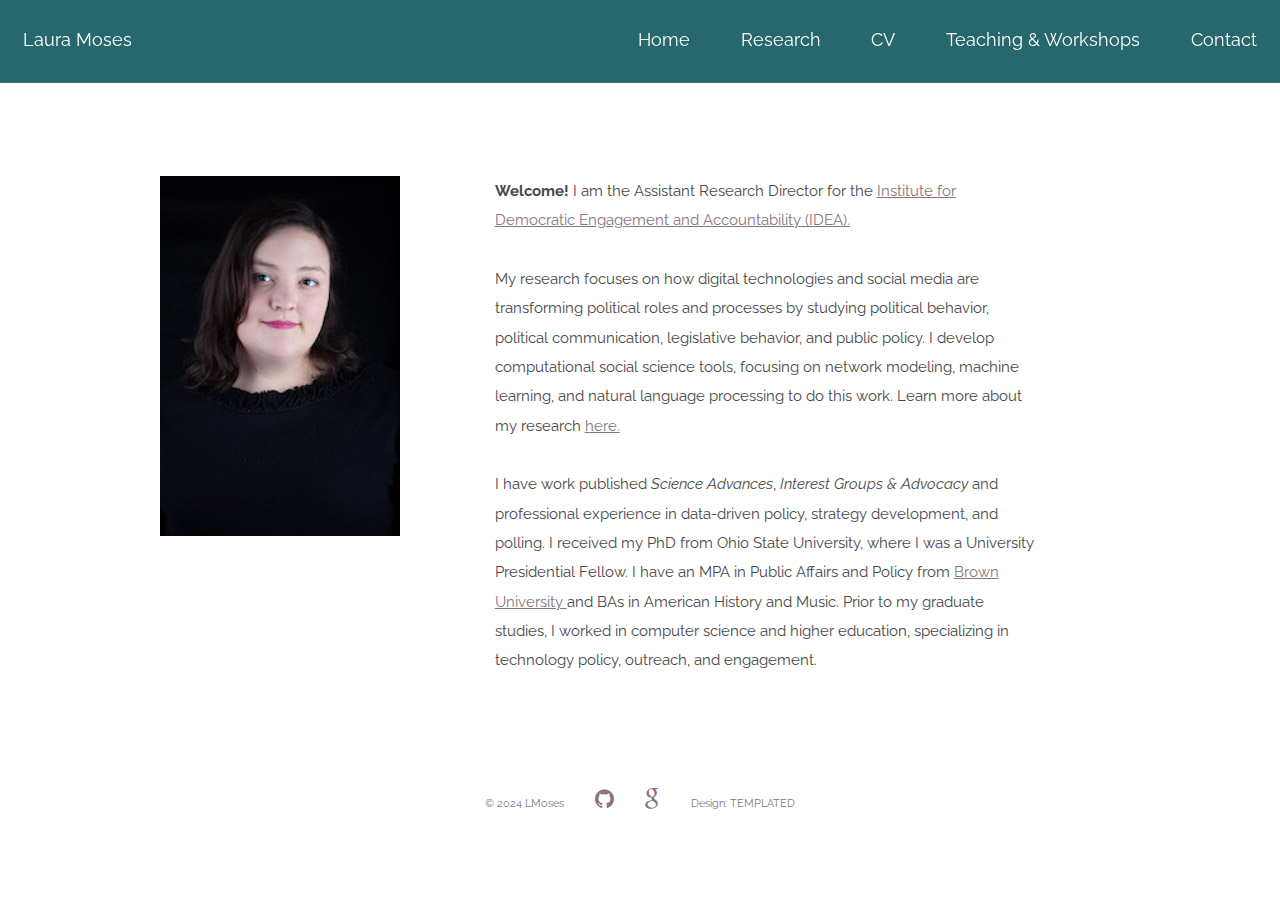
<file: index.html>
<!DOCTYPE HTML>
<!--
	Spatial by TEMPLATED
	templated.co @templatedco
	Released for free under the Creative Commons Attribution 3.0 license (templated.co/license)
-->
<html>
	<head>
		<title>Laura Moses</title>
		<meta http-equiv="content-type" content="text/html; charset=utf-8" />
		<meta name="description" content="" />
		<meta name="keywords" content="" />
		<!--[if lte IE 8]><script src="js/html5shiv.js"></script><![endif]-->
		<script src="js/jquery.min.js"></script>
		<script src="js/skel.min.js"></script>
		<script src="js/skel-layers.min.js"></script>
		<script src="js/init.js"></script>
		<noscript>
			<link rel="stylesheet" href="css/skel.css" />
			<link rel="stylesheet" href="css/style.css" />
			<link rel="stylesheet" href="css/style-xlarge.css" />
		</noscript>
	</head>
	<body>

		<!-- Header -->
		<header id="header">
			<h1><a href="index.html">Laura Moses</a></h1>
			<!-- <h1><strong><a href="index.html">Spatial</a></strong> by Templated</h1> -->

			<nav id="nav">
				<ul>
					<li><a href="index.html">Home</a></li>
					<li><a href="research.html">Research</a></li>
					<li><a href="files/LMoses_cv.pdf">CV</a></li>
                    <!-- <li><a href="files/LMoses_resume.pdf">Résumé</a></li>--->
					<li><a href="teaching.html">Teaching & Workshops</a></li>
					<li><a href="contact.html">Contact</a></li>
					<!-- TO DO: ADD HOW TO/ADVICE PAGE<li><a href="teaching.html">Teaching & Workshops</a></li> -->

				</ul>
			</nav>
		</header>
    
		<!-- One -->
		<section id="about" class="wrapper style1">
			<div class="container 85%">
				<div class="row 200%">
					<div class="4u 12u$(medium)">
						<header class="major">
							<!-- <h2>Maecenas luctus lectus</h2> -->
							<!-- <p><span class="image-rounded"><img src="images/me.jpg" alt="" border-radius=100px; /></span></p> -->
							<!-- <div class="12u$"><span class="image fit"><img src="images/pic01.jpg" alt="" /></span></div> -->
							<div class="80u"><span class="image-headleft"><img src="images/me.jpg" alt="" /></span></div>

						</header>
					</div>
					<div class="7u$ 12u$(medium)">
						<p>
							<strong>Welcome!</strong>  I am the Assistant Research Director for the <a href="https://democracyinstitute.osu.edu/about">Institute for Democratic Engagement and Accountability (IDEA).</a>
							
						</p>
						<p>
							My research focuses on how digital technologies and social media are transforming political roles and processes by studying political behavior, political communication, legislative behavior, and public policy. I develop computational social science tools, focusing on network modeling, machine learning, and natural language processing to do this work. Learn more about my research <a href="research.html">here.</a>	
						</p>
						<p>
							I have work published <em>Science Advances</em>, <em>Interest Groups & Advocacy</em> and professional experience in data-driven policy, strategy development, and polling. I received my PhD from Ohio State University, where I was a University Presidential Fellow. I have an MPA in Public Affairs and Policy from <a href="https://home.watson.brown.edu/"> Brown University </a> and BAs in American History and Music. Prior to my graduate studies, I worked in computer science and higher education, specializing in technology policy, outreach, and engagement.
						</p>
						</p>
				
					</div>
				</div>
			</div>
		</section>

			<!-- Two -->
				<!-- <section id="two" class="wrapper style2 special">
					<div class="container">
						<header class="major">
							<h2>Fusce ultrices fringilla</h2>
							<p>Maecenas vitae tellus feugiat eleifend</p>
						</header>
						<div class="row 150%">
							<div class="6u 12u$(xsmall)">
								<div class="image fit captioned">
									<img src="images/pic02.jpg" alt="" />
									<h3>Lorem ipsum dolor sit amet.</h3>
								</div>
							</div>
							<div class="6u$ 12u$(xsmall)">
								<div class="image fit captioned">
									<img src="images/pic03.jpg" alt="" />
									<h3>Illum, maiores tempora cupid?</h3>
								</div>
							</div>
						</div>
						<ul class="actions">
							<li><a href="#" class="button special big">Nulla luctus</a></li>
							<li><a href="#" class="button big">Sed vulputate</a></li>
						</ul>
					</div>
				</section> -->

			<!-- Three -->
				<!-- <section id="research" class="wrapper style1">
					<div class="container">
						<header class="major special">
							<h2>Mauris vulputate dolor</h2>
							<p>Feugiat sed lorem ipsum magna</p>
						</header>
						<div class="feature-grid">
							<div class="feature">
								<div class="image rounded"><img src="images/pic04.jpg" alt="" /></div>
								<div class="content">
									<header>
										<h4>Lorem ipsum</h4>
										<p>Lorem ipsum dolor sit</p>
									</header>
									<p>Lorem ipsum dolor sit amet, consectetur adipisicing elit. Labore esse tenetur accusantium porro omnis, unde mollitia totam sit nesciunt consectetur.</p>
								</div>
							</div>
							<div class="feature">
								<div class="image rounded"><img src="images/pic05.jpg" alt="" /></div>
								<div class="content">
									<header>
										<h4>Recusandae nemo</h4>
										<p>Ratione maiores a, commodi</p>
									</header>
									<p>Animi mollitia optio culpa expedita. Dolorem alias minima culpa repellat. Dolores, fuga maiores ut obcaecati blanditiis, at aperiam doloremque.</p>
								</div>
							</div>
							<div class="feature">
								<div class="image rounded"><img src="images/pic06.jpg" alt="" /></div>
								<div class="content">
									<header>
										<h4>Laudantium fugit</h4>
										<p>Possimus ex reprehenderit eaque</p>
									</header>
									<p>Maiores iusto inventore fugit architecto est iste expedita commodi sed, quasi feugiat nam neque mollitia vitae omnis, ea natus facere.</p>
								</div>
							</div>
							<div class="feature">
								<div class="image rounded"><img src="images/pic07.jpg" alt="" /></div>
								<div class="content">
									<header>
										<h4>Porro aliquam</h4>
										<p>Quaerat, excepturi eveniet laboriosam</p>
									</header>
									<p>Vitae earum unde, autem labore voluptas ex, iste dolorum inventore natus consequatur iure similique obcaecati aut corporis hic in! Porro sed.</p>
								</div>
							</div>
						</div>
					</div>
				</section> -->

			<!-- Four -->
				<!-- <section id="four" class="wrapper style3 special">
					<div class="container">
						<header class="major">
							<h2>Aenean elementum ligula</h2>
							<p>Feugiat sed lorem ipsum magna</p>
						</header>
						<ul class="actions">
							<li><a href="#" class="button special big">Get in touch</a></li>
						</ul>
					</div>
				</section> -->

		<!-- Footer -->
		<footer id="footer">
			<div class="container">
				<ul class="icons">
					<li>&copy; 2024 LMoses</li>
					<li><a href="https://github.com/lmmoses" class="icon fa-github"></a></li>
					<li><a href="#" class="icon fa-google"></a></li>
					<!-- <li><a href="https://twitter.com/_lmmoses" class="icon fa-twitter"></a></li> -->
					<li>Design: TEMPLATED</li>
			</div>
		</footer>

	</body>
</html>
</file>
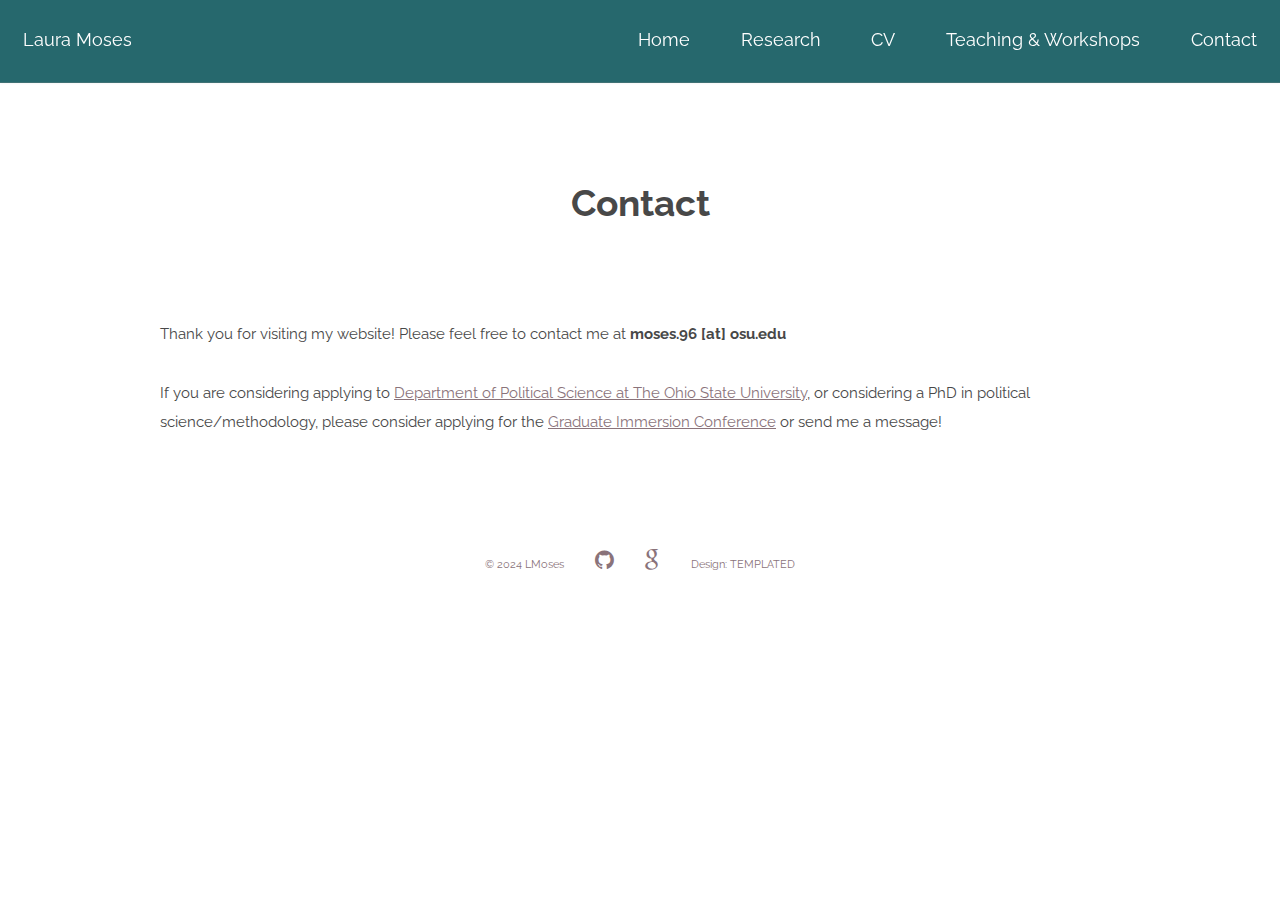
<file: contact.html>
<!DOCTYPE HTML>
<!--
	Spatial by TEMPLATED
	templated.co @templatedco
	Released for free under the Creative Commons Attribution 3.0 license (templated.co/license)
-->
<html>
	<head>
		<title>LMoses-Contact</title>
		<meta http-equiv="content-type" content="text/html; charset=utf-8" />
		<meta name="description" content="" />
		<meta name="keywords" content="" />
		<!--[if lte IE 8]><script src="js/html5shiv.js"></script><![endif]-->
		<script src="js/jquery.min.js"></script>
		<script src="js/skel.min.js"></script>
		<script src="js/skel-layers.min.js"></script>
		<script src="js/init.js"></script>
		<noscript>
			<link rel="stylesheet" href="css/skel.css" />
			<link rel="stylesheet" href="css/style.css" />
			<link rel="stylesheet" href="css/style-xlarge.css" />
		</noscript>
	</head>
	<body>

        <!-- Header -->
        <header id="header">
            <h1><a href="index.html">Laura Moses</a></h1>
            <!-- <h1><strong><a href="index.html">Spatial</a></strong> by Templated</h1> -->

            <nav id="nav">
                <ul>
                    <li><a href="index.html">Home</a></li>
                    <li><a href="research.html">Research</a></li>
					<li><a href="files/LMoses_cv.pdf">CV</a></li>
                     <!-- <li><a href="files/LMoses_resume.pdf">Résumé</a></li>-->
                    <li><a href="teaching.html">Teaching & Workshops</a></li>
                    <li><a href="contact.html">Contact</a></li>
                    <!-- TO DO: ADD HOW TO/ADVICE PAGE<li><a href="teaching.html">Teaching & Workshops</a></li> -->

                </ul>
            </nav>
        </header>

		<!-- Main -->
		<!-- Text -->
		<section>
			<section id="contact" class="wrapper">
				<div class="container" >
					
					<header class="major special">
						<h2>Contact</h2>
					</header>
	
					
					<!-- <h3>Contact</h3> -->
					<p>	Thank you for visiting my website! Please feel free to contact me at <strong>moses.96 [at] osu.edu </strong></p>
					<!-- <p>You may find out more about me and my research on:
						<ul class="lm">
							<li><a href="https://womenalsoknowstuff.com/profile/4724
								"> Women Also Know Stuff</a></li>
							<li><a href="#">Visions in Methodology</a></li>
							<li><a href="#">Google Scholar</a></li> -->
							<!-- <li><a href="http://twitter.com/_lmmoses">Twitter (@_lmmoses)</a></li>
						</ul>
					</p> --> 

					<!-- <h3>Academic Papers</h3>
					<p>If you cannot access journal articles, conference papers, or papers from edited volumes, and would like to read them, please send me a message. If there is a working paper you are interested in, I  am happy to share it as well for feedback, comments, and collaboration. </p> -->

					<!-- <h3> Extra Resources</h3>
					<p>Some groups that I participate in that may be of interest:
						<ul class="lm">
							<li><a href="http://www.womeninlegislativestudies.org/"> Women in Legislative Politics (WiLS)</a></li>
							<li><a href="https://www.facebook.com/groups/173192403470430/">Women in Network Science</a></li>
						</ul> -->

					If you are considering applying to <a href="http://polisci.osu.edu/">Department of Political Science at The Ohio State University</a>, or considering a PhD in political science/methodology, please consider applying for the <a href="https://polisci.osu.edu/graduate/graduate-immersion-conference"> Graduate Immersion Conference</a> or send me a message!
					</p>


				</div>
			</section>

		<!-- Footer -->
		<footer id="footer">
			<div class="container">
				<ul class="icons">
					<li>&copy; 2024 LMoses</li>
					<li><a href="https://github.com/lmmoses" class="icon fa-github"></a></li>
					<li><a href="#" class="icon fa-google"></a></li>
					<!-- <li><a href="https://twitter.com/_lmmoses" class="icon fa-twitter"></a></li> -->
					<li>Design: TEMPLATED</li>
			</div>
		</footer>
	</body>
</html>
</file>
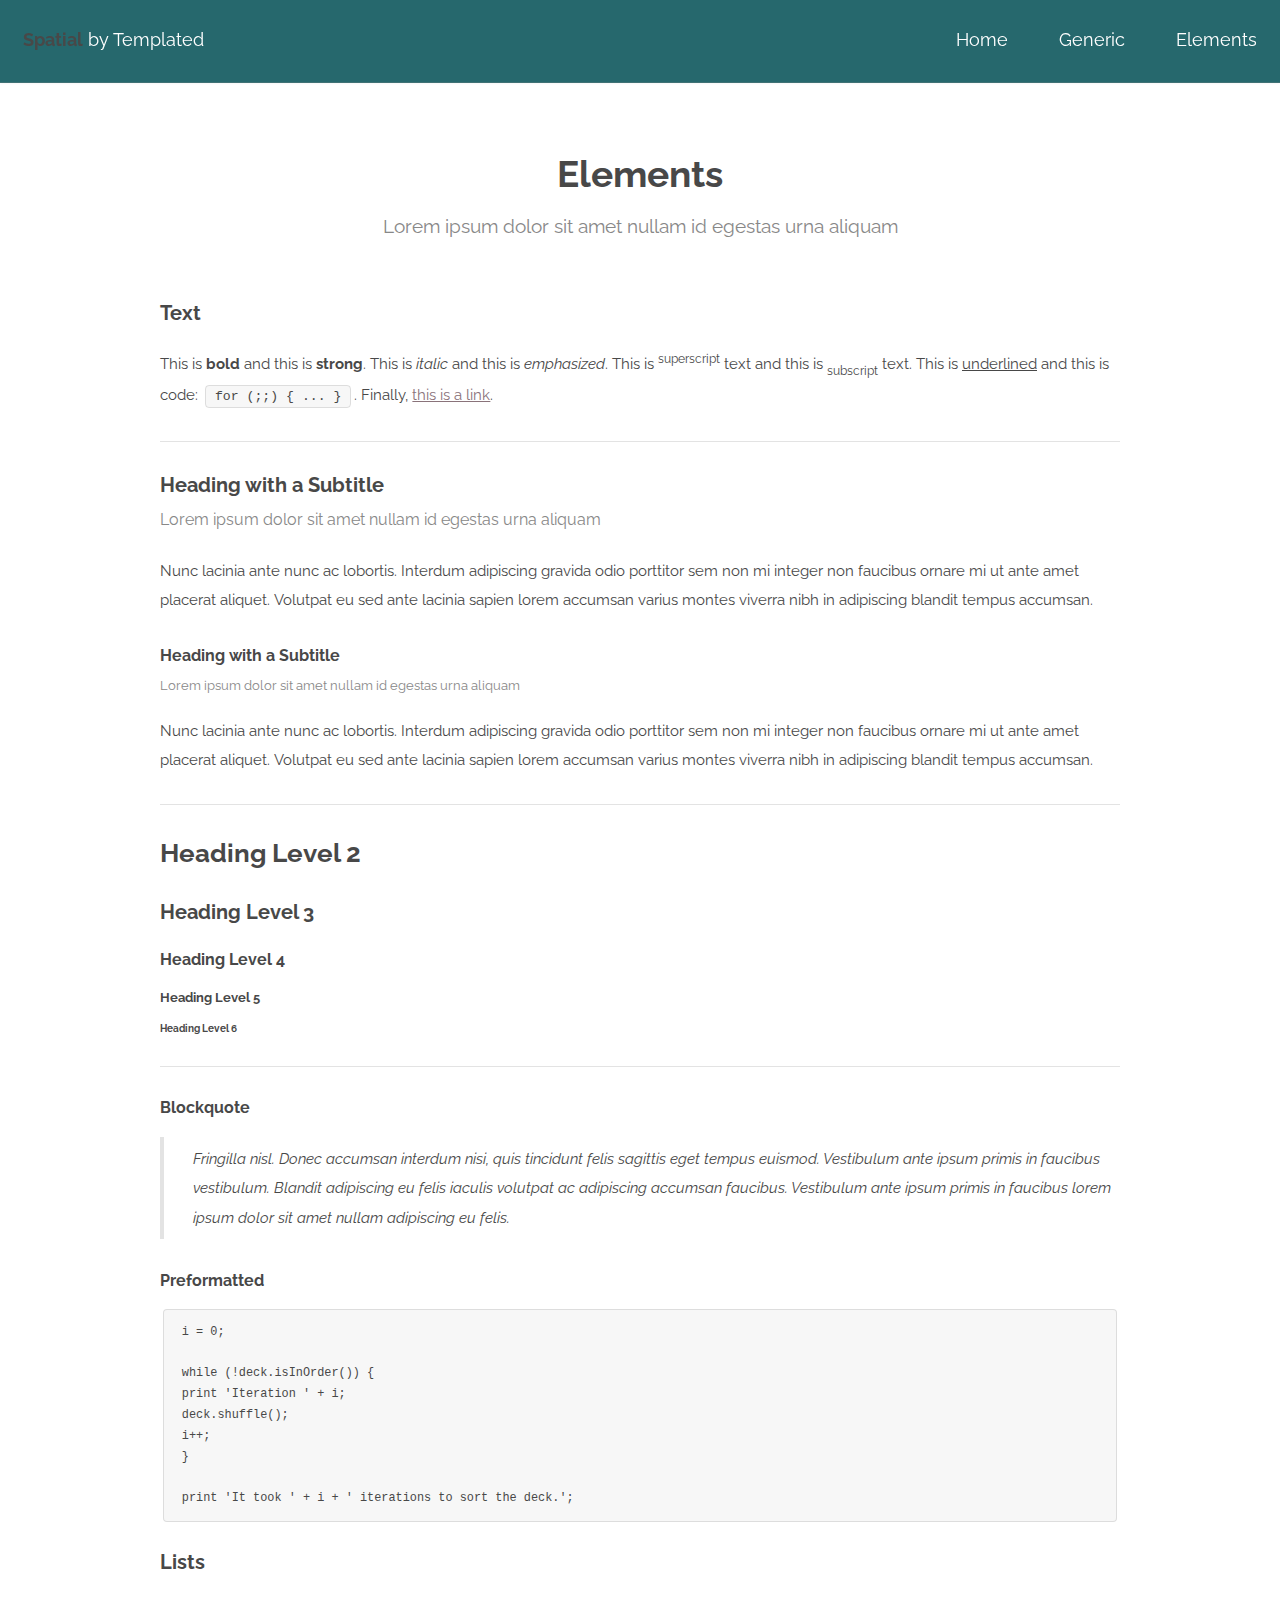
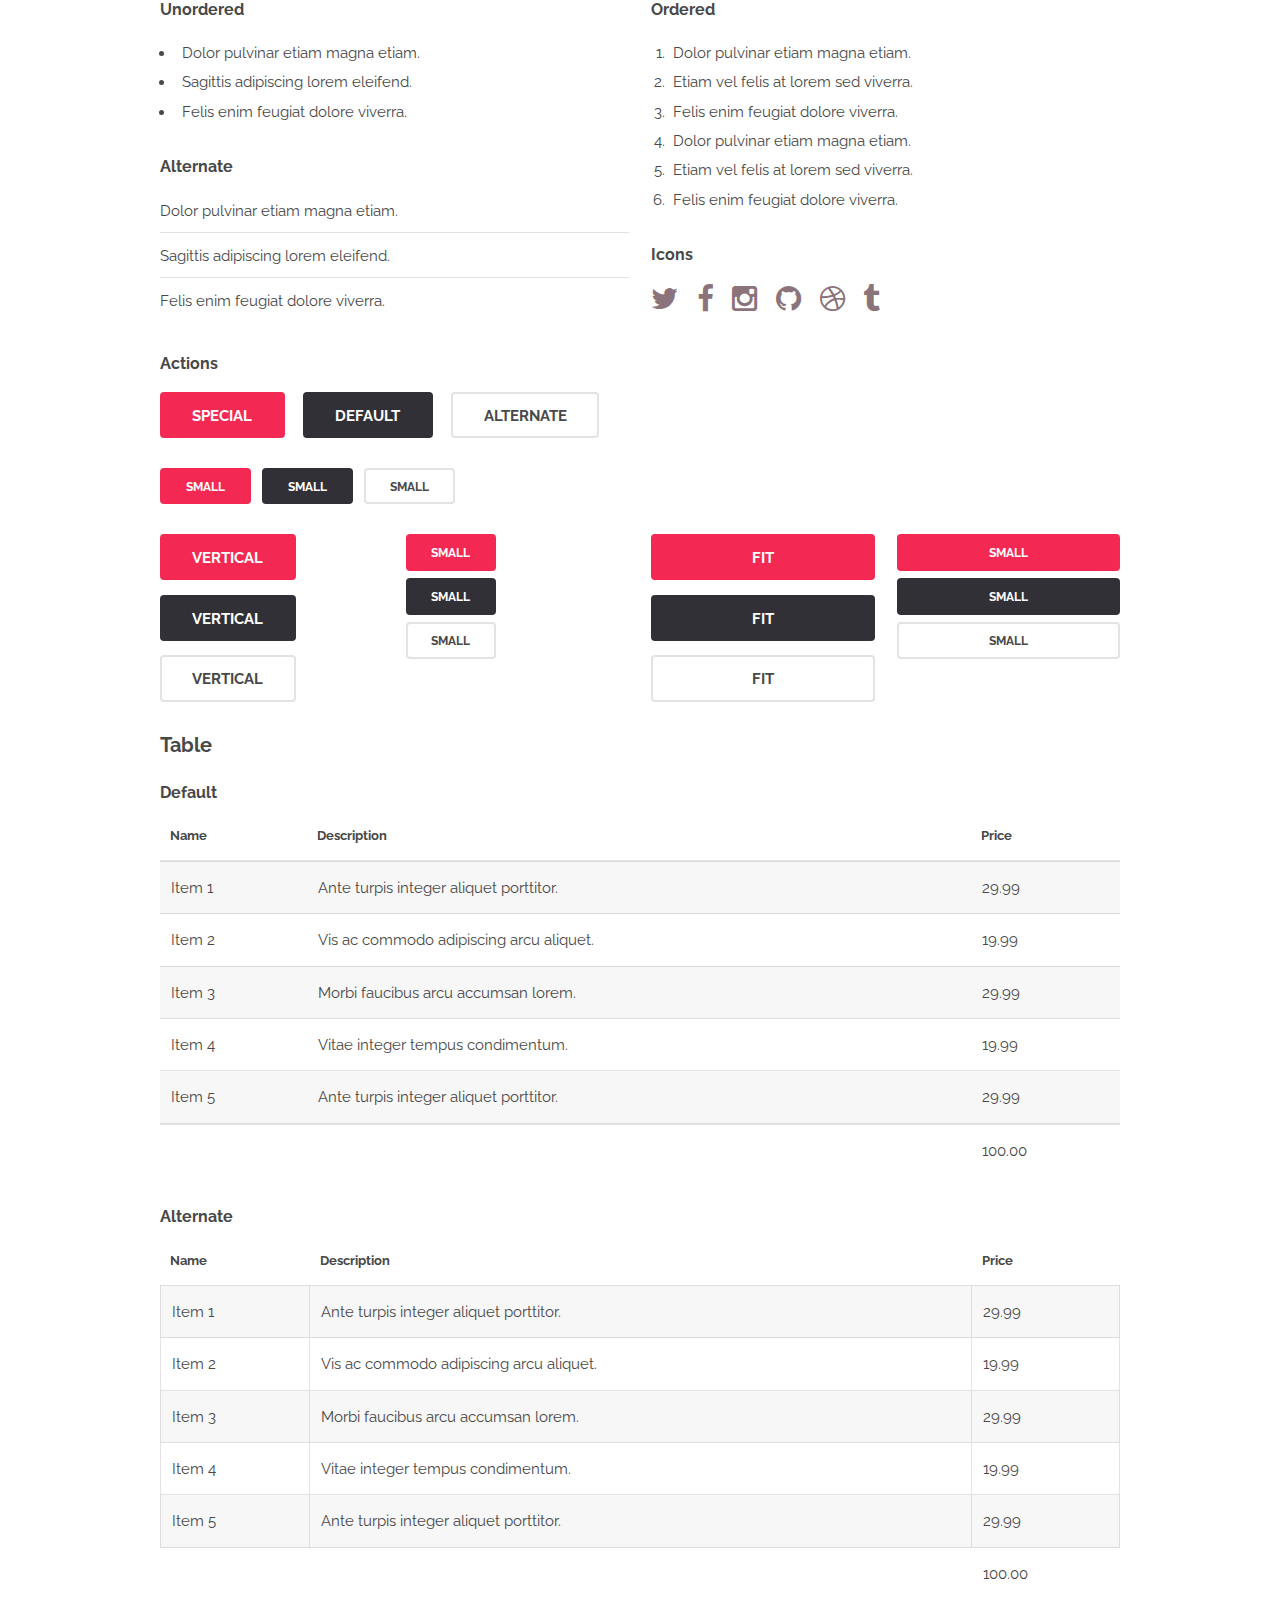
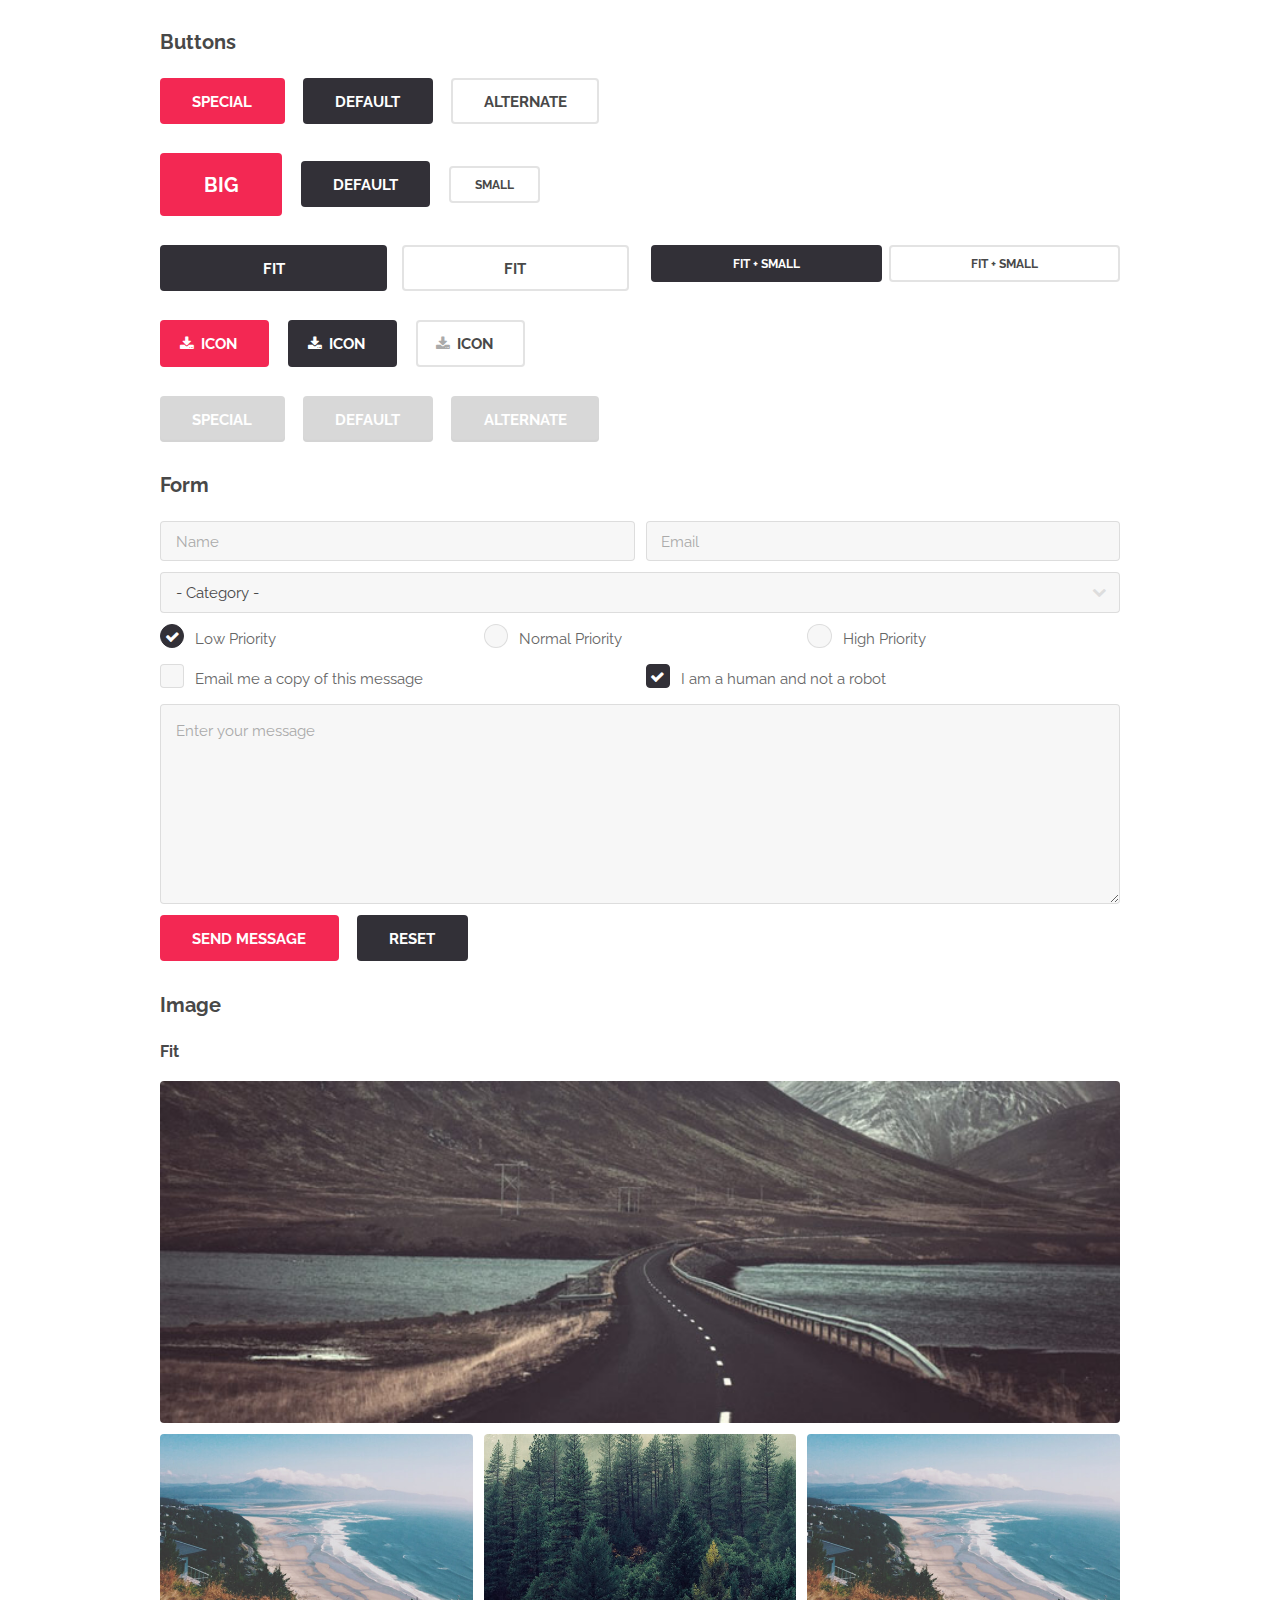
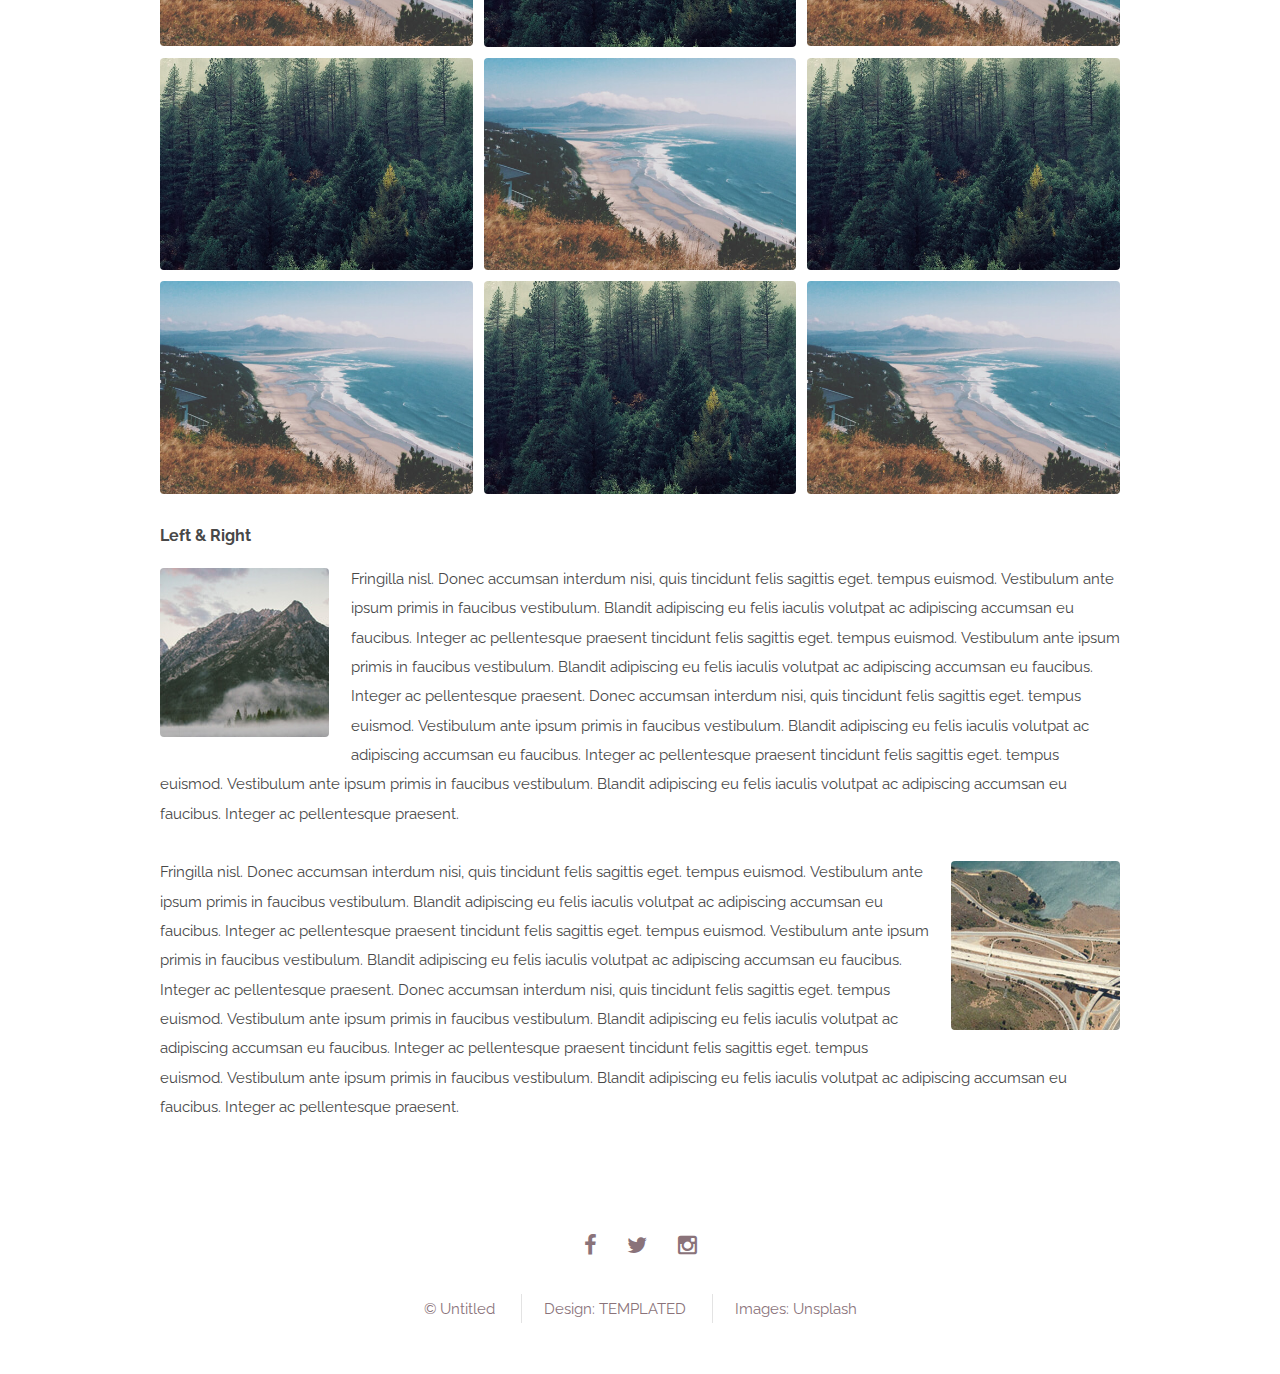
<file: elements.html>
<!DOCTYPE HTML>
<!--
	Spatial by TEMPLATED
	templated.co @templatedco
	Released for free under the Creative Commons Attribution 3.0 license (templated.co/license)
-->
<html>
	<head>
		<title>Elements - Spatial by TEMPLATED</title>
		<meta http-equiv="content-type" content="text/html; charset=utf-8" />
		<meta name="description" content="" />
		<meta name="keywords" content="" />
		<!--[if lte IE 8]><script src="js/html5shiv.js"></script><![endif]-->
		<script src="js/jquery.min.js"></script>
		<script src="js/skel.min.js"></script>
		<script src="js/skel-layers.min.js"></script>
		<script src="js/init.js"></script>
		<noscript>
			<link rel="stylesheet" href="css/skel.css" />
			<link rel="stylesheet" href="css/style.css" />
			<link rel="stylesheet" href="css/style-xlarge.css" />
		</noscript>
	</head>
	<body>

		<!-- Header -->
			<header id="header" class="skels-layers-fixed">
				<h1><strong><a href="index.html">Spatial</a></strong> by Templated</h1>
				<nav id="nav">
					<ul>
						<li><a href="index.html">Home</a></li>
						<li><a href="generic.html">Generic</a></li>
						<li><a href="elements.html">Elements</a></li>
					</ul>
				</nav>
			</header>

		<!-- Main -->
			<section id="main" class="wrapper">
				<div class="container">
					<header class="major special">
						<h2>Elements</h2>
						<p>Lorem ipsum dolor sit amet nullam id egestas urna aliquam</p>
					</header>

					<!-- Text -->
						<section>
							<h3>Text</h3>
							<p>This is <b>bold</b> and this is <strong>strong</strong>. This is <i>italic</i> and this is <em>emphasized</em>.
							This is <sup>superscript</sup> text and this is <sub>subscript</sub> text.
							This is <u>underlined</u> and this is code: <code>for (;;) { ... }</code>. Finally, <a href="#">this is a link</a>.</p>

							<hr />

							<header>
								<h3>Heading with a Subtitle</h3>
								<p>Lorem ipsum dolor sit amet nullam id egestas urna aliquam</p>
							</header>
							<p>Nunc lacinia ante nunc ac lobortis. Interdum adipiscing gravida odio porttitor sem non mi integer non faucibus ornare mi ut ante amet placerat aliquet. Volutpat eu sed ante lacinia sapien lorem accumsan varius montes viverra nibh in adipiscing blandit tempus accumsan.</p>
							<header>
								<h4>Heading with a Subtitle</h4>
								<p>Lorem ipsum dolor sit amet nullam id egestas urna aliquam</p>
							</header>
							<p>Nunc lacinia ante nunc ac lobortis. Interdum adipiscing gravida odio porttitor sem non mi integer non faucibus ornare mi ut ante amet placerat aliquet. Volutpat eu sed ante lacinia sapien lorem accumsan varius montes viverra nibh in adipiscing blandit tempus accumsan.</p>

							<hr />

							<h2>Heading Level 2</h2>
							<h3>Heading Level 3</h3>
							<h4>Heading Level 4</h4>
							<h5>Heading Level 5</h5>
							<h6>Heading Level 6</h6>

							<hr />

							<h4>Blockquote</h4>
							<blockquote>Fringilla nisl. Donec accumsan interdum nisi, quis tincidunt felis sagittis eget tempus euismod. Vestibulum ante ipsum primis in faucibus vestibulum. Blandit adipiscing eu felis iaculis volutpat ac adipiscing accumsan faucibus. Vestibulum ante ipsum primis in faucibus lorem ipsum dolor sit amet nullam adipiscing eu felis.</blockquote>

							<h4>Preformatted</h4>
							<pre><code>i = 0;

while (!deck.isInOrder()) {
print 'Iteration ' + i;
deck.shuffle();
i++;
}

print 'It took ' + i + ' iterations to sort the deck.';</code></pre>
						</section>

					<!-- Lists -->
						<section>
							<h3>Lists</h3>
							<div class="row">
								<div class="6u 12u$(xsmall)">

									<h4>Unordered</h4>
									<ul>
										<li>Dolor pulvinar etiam magna etiam.</li>
										<li>Sagittis adipiscing lorem eleifend.</li>
										<li>Felis enim feugiat dolore viverra.</li>
									</ul>

									<h4>Alternate</h4>
									<ul class="alt">
										<li>Dolor pulvinar etiam magna etiam.</li>
										<li>Sagittis adipiscing lorem eleifend.</li>
										<li>Felis enim feugiat dolore viverra.</li>
									</ul>

								</div>
								<div class="6u$ 12u$(xsmall)">

									<h4>Ordered</h4>
									<ol>
										<li>Dolor pulvinar etiam magna etiam.</li>
										<li>Etiam vel felis at lorem sed viverra.</li>
										<li>Felis enim feugiat dolore viverra.</li>
										<li>Dolor pulvinar etiam magna etiam.</li>
										<li>Etiam vel felis at lorem sed viverra.</li>
										<li>Felis enim feugiat dolore viverra.</li>
									</ol>

									<h4>Icons</h4>
									<ul class="icons">
										<li><a href="#" class="icon fa-twitter"><span class="label">Twitter</span></a></li>
										<li><a href="#" class="icon fa-facebook"><span class="label">Facebook</span></a></li>
										<li><a href="#" class="icon fa-instagram"><span class="label">Instagram</span></a></li>
										<li><a href="#" class="icon fa-github"><span class="label">Github</span></a></li>
										<li><a href="#" class="icon fa-dribbble"><span class="label">Dribbble</span></a></li>
										<li><a href="#" class="icon fa-tumblr"><span class="label">Tumblr</span></a></li>
									</ul>

								</div>
							</div>

							<h4>Actions</h4>
							<ul class="actions">
								<li><a href="#" class="button special">Special</a></li>
								<li><a href="#" class="button">Default</a></li>
								<li><a href="#" class="button alt">Alternate</a></li>
							</ul>
							<ul class="actions small">
								<li><a href="#" class="button special small">Small</a></li>
								<li><a href="#" class="button small">Small</a></li>
								<li><a href="#" class="button alt small">Small</a></li>
							</ul>
							<div class="row">
								<div class="3u 6u(small) 12u$(xsmall)">
									<ul class="actions vertical">
										<li><a href="#" class="button special">Vertical</a></li>
										<li><a href="#" class="button">Vertical</a></li>
										<li><a href="#" class="button alt">Vertical</a></li>
									</ul>
								</div>
								<div class="3u 6u$(small) 12u$(xsmall)">
									<ul class="actions vertical small">
										<li><a href="#" class="button special small">Small</a></li>
										<li><a href="#" class="button small">Small</a></li>
										<li><a href="#" class="button alt small">Small</a></li>
									</ul>
								</div>
								<div class="3u 6u(small) 12u$(xsmall)">
									<ul class="actions vertical">
										<li><a href="#" class="button special fit">Fit</a></li>
										<li><a href="#" class="button fit">Fit</a></li>
										<li><a href="#" class="button alt fit">Fit</a></li>
									</ul>
								</div>
								<div class="3u$ 6u$(small) 12u$(xsmall)">
									<ul class="actions vertical small">
										<li><a href="#" class="button special small fit">Small</a></li>
										<li><a href="#" class="button small fit">Small</a></li>
										<li><a href="#" class="button alt small fit">Small</a></li>
									</ul>
								</div>
							</div>
						</section>

					<!-- Table -->
						<section>
							<h3>Table</h3>
							<h4>Default</h4>
							<div class="table-wrapper">
								<table>
									<thead>
										<tr>
											<th>Name</th>
											<th>Description</th>
											<th>Price</th>
										</tr>
									</thead>
									<tbody>
										<tr>
											<td>Item 1</td>
											<td>Ante turpis integer aliquet porttitor.</td>
											<td>29.99</td>
										</tr>
										<tr>
											<td>Item 2</td>
											<td>Vis ac commodo adipiscing arcu aliquet.</td>
											<td>19.99</td>
										</tr>
										<tr>
											<td>Item 3</td>
											<td> Morbi faucibus arcu accumsan lorem.</td>
											<td>29.99</td>
										</tr>
										<tr>
											<td>Item 4</td>
											<td>Vitae integer tempus condimentum.</td>
											<td>19.99</td>
										</tr>
										<tr>
											<td>Item 5</td>
											<td>Ante turpis integer aliquet porttitor.</td>
											<td>29.99</td>
										</tr>
									</tbody>
									<tfoot>
										<tr>
											<td colspan="2"></td>
											<td>100.00</td>
										</tr>
									</tfoot>
								</table>
							</div>
							<h4>Alternate</h4>
							<div class="table-wrapper">
								<table class="alt">
									<thead>
										<tr>
											<th>Name</th>
											<th>Description</th>
											<th>Price</th>
										</tr>
									</thead>
									<tbody>
										<tr>
											<td>Item 1</td>
											<td>Ante turpis integer aliquet porttitor.</td>
											<td>29.99</td>
										</tr>
										<tr>
											<td>Item 2</td>
											<td>Vis ac commodo adipiscing arcu aliquet.</td>
											<td>19.99</td>
										</tr>
										<tr>
											<td>Item 3</td>
											<td> Morbi faucibus arcu accumsan lorem.</td>
											<td>29.99</td>
										</tr>
										<tr>
											<td>Item 4</td>
											<td>Vitae integer tempus condimentum.</td>
											<td>19.99</td>
										</tr>
										<tr>
											<td>Item 5</td>
											<td>Ante turpis integer aliquet porttitor.</td>
											<td>29.99</td>
										</tr>
									</tbody>
									<tfoot>
										<tr>
											<td colspan="2"></td>
											<td>100.00</td>
										</tr>
									</tfoot>
								</table>
							</div>
						</section>

					<!-- Buttons -->
						<section>
							<h3>Buttons</h3>
							<ul class="actions">
								<li><a href="#" class="button special">Special</a></li>
								<li><a href="#" class="button">Default</a></li>
								<li><a href="#" class="button alt">Alternate</a></li>
							</ul>
							<ul class="actions">
								<li><a href="#" class="button special big">Big</a></li>
								<li><a href="#" class="button">Default</a></li>
								<li><a href="#" class="button alt small">Small</a></li>
							</ul>
							<div class="row">
								<div class="6u 12u$(xsmall)">
									<ul class="actions fit">
										<li><a href="#" class="button fit">Fit</a></li>
										<li><a href="#" class="button alt fit">Fit</a></li>
									</ul>
								</div>
								<div class="6u$ 12u$(xsmall)">
									<ul class="actions fit small">
										<li><a href="#" class="button fit small">Fit + Small</a></li>
										<li><a href="#" class="button alt fit small">Fit + Small</a></li>
									</ul>
								</div>
							</div>
							<ul class="actions">
								<li><a href="#" class="button special icon fa-download">Icon</a></li>
								<li><a href="#" class="button icon fa-download">Icon</a></li>
								<li><a href="#" class="button alt icon fa-download">Icon</a></li>
							</ul>
							<ul class="actions">
								<li><span class="button special disabled">Special</span></li>
								<li><span class="button disabled">Default</span></li>
								<li><span class="button alt disabled">Alternate</span></li>
							</ul>
						</section>

					<!-- Form -->
						<section>
							<h3>Form</h3>
							<form method="post" action="#">
								<div class="row uniform 50%">
									<div class="6u 12u$(xsmall)">
										<input type="text" name="name" id="name" value="" placeholder="Name" />
									</div>
									<div class="6u$ 12u$(xsmall)">
										<input type="email" name="email" id="email" value="" placeholder="Email" />
									</div>
									<div class="12u$">
										<div class="select-wrapper">
											<select name="category" id="category">
												<option value="">- Category -</option>
												<option value="1">Manufacturing</option>
												<option value="1">Shipping</option>
												<option value="1">Administration</option>
												<option value="1">Human Resources</option>
											</select>
										</div>
									</div>
									<div class="4u 12u$(xsmall)">
										<input type="radio" id="priority-low" name="priority" checked>
										<label for="priority-low">Low Priority</label>
									</div>
									<div class="4u 12u$(xsmall)">
										<input type="radio" id="priority-normal" name="priority">
										<label for="priority-normal">Normal Priority</label>
									</div>
									<div class="4u$ 12u$(xsmall)">
										<input type="radio" id="priority-high" name="priority">
										<label for="priority-high">High Priority</label>
									</div>
									<div class="6u 12u$(small)">
										<input type="checkbox" id="copy" name="copy">
										<label for="copy">Email me a copy of this message</label>
									</div>
									<div class="6u$ 12u$(small)">
										<input type="checkbox" id="human" name="human" checked>
										<label for="human">I am a human and not a robot</label>
									</div>
									<div class="12u$">
										<textarea name="message" id="message" placeholder="Enter your message" rows="6"></textarea>
									</div>
									<div class="12u$">
										<ul class="actions">
											<li><input type="submit" value="Send Message" class="special" /></li>
											<li><input type="reset" value="Reset" /></li>
										</ul>
									</div>
								</div>
							</form>
						</section>

					<!-- Image -->
						<section>
							<h3>Image</h3>
							<h4>Fit</h4>
							<div class="box alt">
								<div class="row 50% uniform">
									<div class="12u$"><span class="image fit"><img src="images/pic01.jpg" alt="" /></span></div>
									<div class="4u"><span class="image fit"><img src="images/pic02.jpg" alt="" /></span></div>
									<div class="4u"><span class="image fit"><img src="images/pic03.jpg" alt="" /></span></div>
									<div class="4u$"><span class="image fit"><img src="images/pic02.jpg" alt="" /></span></div>
									<div class="4u"><span class="image fit"><img src="images/pic03.jpg" alt="" /></span></div>
									<div class="4u"><span class="image fit"><img src="images/pic02.jpg" alt="" /></span></div>
									<div class="4u$"><span class="image fit"><img src="images/pic03.jpg" alt="" /></span></div>
									<div class="4u"><span class="image fit"><img src="images/pic02.jpg" alt="" /></span></div>
									<div class="4u"><span class="image fit"><img src="images/pic03.jpg" alt="" /></span></div>
									<div class="4u$"><span class="image fit"><img src="images/pic02.jpg" alt="" /></span></div>
								</div>
							</div>

							<h4>Left &amp; Right</h4>
							<p><span class="image left"><img src="images/pic04.jpg" alt="" /></span>Fringilla nisl. Donec accumsan interdum nisi, quis tincidunt felis sagittis eget. tempus euismod. Vestibulum ante ipsum primis in faucibus vestibulum. Blandit adipiscing eu felis iaculis volutpat ac adipiscing accumsan eu faucibus. Integer ac pellentesque praesent tincidunt felis sagittis eget. tempus euismod. Vestibulum ante ipsum primis in faucibus vestibulum. Blandit adipiscing eu felis iaculis volutpat ac adipiscing accumsan eu faucibus. Integer ac pellentesque praesent. Donec accumsan interdum nisi, quis tincidunt felis sagittis eget. tempus euismod. Vestibulum ante ipsum primis in faucibus vestibulum. Blandit adipiscing eu felis iaculis volutpat ac adipiscing accumsan eu faucibus. Integer ac pellentesque praesent tincidunt felis sagittis eget. tempus euismod. Vestibulum ante ipsum primis in faucibus vestibulum. Blandit adipiscing eu felis iaculis volutpat ac adipiscing accumsan eu faucibus. Integer ac pellentesque praesent.</p>
							<p><span class="image right"><img src="images/pic05.jpg" alt="" /></span>Fringilla nisl. Donec accumsan interdum nisi, quis tincidunt felis sagittis eget. tempus euismod. Vestibulum ante ipsum primis in faucibus vestibulum. Blandit adipiscing eu felis iaculis volutpat ac adipiscing accumsan eu faucibus. Integer ac pellentesque praesent tincidunt felis sagittis eget. tempus euismod. Vestibulum ante ipsum primis in faucibus vestibulum. Blandit adipiscing eu felis iaculis volutpat ac adipiscing accumsan eu faucibus. Integer ac pellentesque praesent. Donec accumsan interdum nisi, quis tincidunt felis sagittis eget. tempus euismod. Vestibulum ante ipsum primis in faucibus vestibulum. Blandit adipiscing eu felis iaculis volutpat ac adipiscing accumsan eu faucibus. Integer ac pellentesque praesent tincidunt felis sagittis eget. tempus euismod. Vestibulum ante ipsum primis in faucibus vestibulum. Blandit adipiscing eu felis iaculis volutpat ac adipiscing accumsan eu faucibus. Integer ac pellentesque praesent.</p>
						</section>

				</div>
			</section>

		<!-- Footer -->
			<footer id="footer">
				<div class="container">
					<ul class="icons">
						<li><a href="#" class="icon fa-facebook"></a></li>
						<li><a href="#" class="icon fa-twitter"></a></li>
						<li><a href="#" class="icon fa-instagram"></a></li>
					</ul>
					<ul class="copyright">
						<li>&copy; Untitled</li>
						<li>Design: <a href="http://templated.co">TEMPLATED</a></li>
						<li>Images: <a href="http://unsplash.com">Unsplash</a></li>
					</ul>
				</div>
			</footer>

	</body>
</html>
</file>
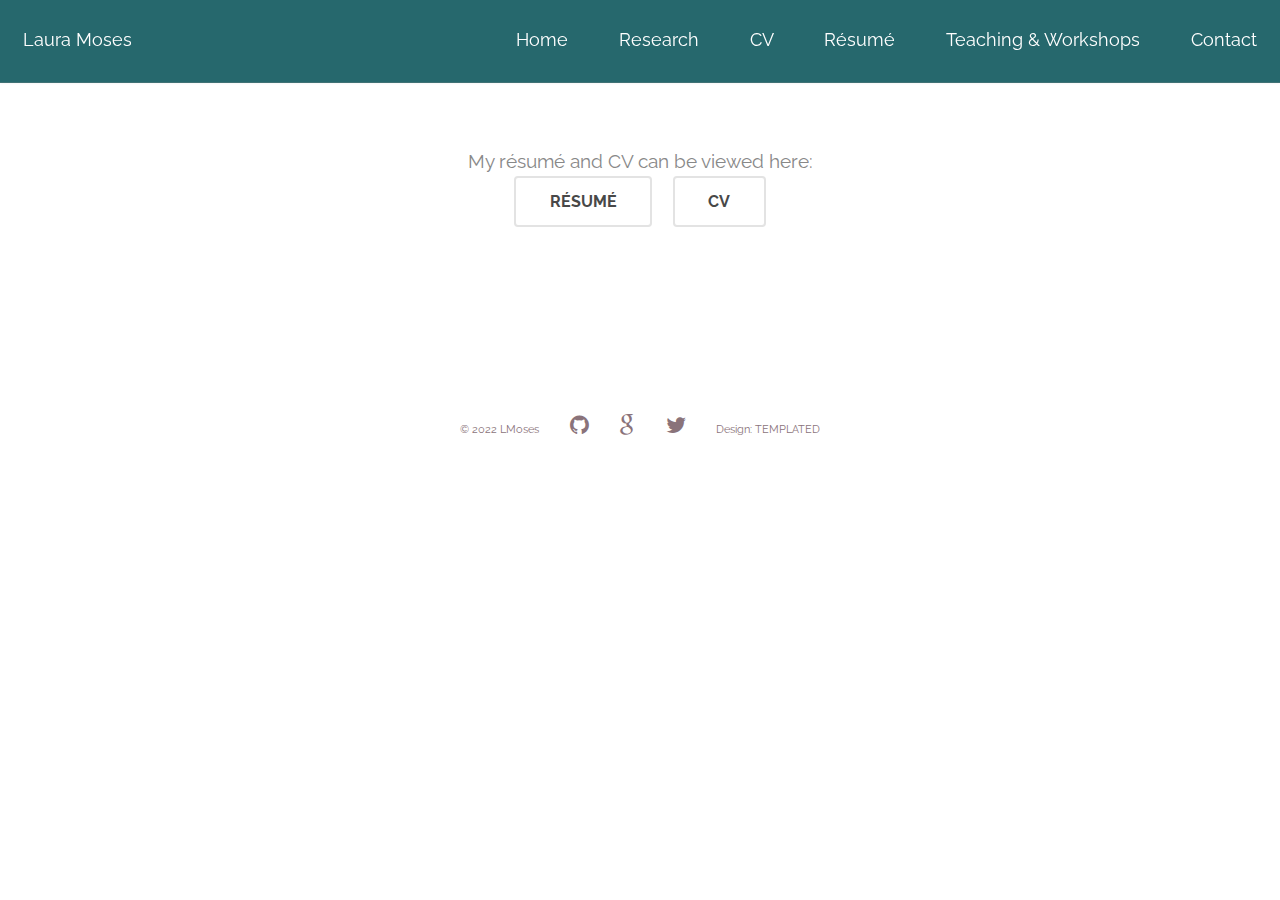
<file: experience.html>
<!DOCTYPE HTML>
<!--
    Spatial by TEMPLATED
    templated.co @templatedco
    Released for free under the Creative Commons Attribution 3.0 license (templated.co/license)
-->
<html>
    <head>
        <title>LMoses-Experience</title>
        <meta http-equiv="content-type" content="text/html; charset=utf-8" />
        <meta name="description" content="" />
        <meta name="keywords" content="" />
        <!--[if lte IE 8]><script src="js/html5shiv.js"></script><![endif]-->
        <script src="js/jquery.min.js"></script>
        <script src="js/skel.min.js"></script>
        <script src="js/skel-layers.min.js"></script>
        <script src="js/init.js"></script>
        <noscript>
            <link rel="stylesheet" href="css/skel.css" />
            <link rel="stylesheet" href="css/style.css" />
            <link rel="stylesheet" href="css/style-xlarge.css" />
        </noscript>
    </head>
    <body>

        <!-- Header -->
        <header id="header">
            <h1><a href="index.html">Laura Moses</a></h1>
            <!-- <h1><strong><a href="index.html">Spatial</a></strong> by Templated</h1> -->

            <nav id="nav">
                <ul>
                    <li><a href="index.html">Home</a></li>
                    <li><a href="research.html">Research</a></li>
                    <li><a href="files/LMoses_cv.pdf">CV</a></li>
                    <li><a href="files/LMoses_resume.pdf">Résumé</a></li>
                    <li><a href="teaching.html">Teaching & Workshops</a></li>
                    <li><a href="contact.html">Contact</a></li>
                    <!-- TO DO: ADD HOW TO/ADVICE PAGE<li><a href="teaching.html">Teaching & Workshops</a></li> -->

                </ul>
            </nav>
        </header>
        
     		<!-- Experience Main Buttons -->
			<section id="main" class="wrapper">
				<div class="container">
					<header class="major special">
                        <p> My résumé and CV can be viewed here: </p>
                        
                        <h4>
                        <!--BUTTONS MOVE ME HERE!-->
                            <ul class="actions">
                                <li><a href="files/LMoses_resume.pdf" class="button alt">Résumé</a></li>
                                <li><a href="files/LMoses_cv.pdf" class="button alt">CV</a></li>
                            </ul>
                        <h4>
                        </header>
                        </div>
            </section>
		 <!-- Interest Actors -->
         <!-- <section id="r_education" class="wrapper style2">
            <div class="container">
                <div class="row 100%">
                    <div class="3u 12u$(medium)">
                        <div class="image center">
                            <header>
                                <h3>Education</h3>
                                
                            </header> -->
                            <!-- <img src="images/socialmedianet.png"  alt="" /> -->
                        <!-- </div>
                    </div>
                    <div class="9u 12u$(medium)">
                        <p><h4>The Ohio State University </h4> Ph.D. American Politics and Political Methodology,  2017-2023, (expected) </p>
                        <p><h4>Brown University</h4> 2017 M.P.A., Masters of Public Affairs, 2017  </p>
                        <p><h4>The Ohio State University </h4> B.A.  History, B.A. Music, 2012 </p>
                    </div>
                </div>
            </div>
        </section>
                            
     Public Spheres -->
   <!-- <section id="r_Expereince" class="wrapper style1">
    <div class="container">
        <div class="row 100%">
            <div class="3u 12u$(medium)">
                <div class="image center">
                    <header>
                        <h3>Expereince</h3>
                    </header> -->
                    <!-- <img src="images/socialmedianet.png"  alt="" /> -->
                <!-- </div> -->
            <!-- </div> -->
            <!-- <div class="9u 12u$(medium)">
                <p>My methodological agenda develops and applies quantitative methods in pursuit of the above research, focusing on how we can incorporate the content and context of individual communications to advance our understanding of political influence. Drawing on information theory and computer science, I introduce measures that capture the time-sensitive influence actors can have on one another through speeches, audio, image, and text-based communications to create network representations of communications. This provides insights into who and how Members of Congress and interest actors are influenced. I have also applied these methods to state actors to evaluate states' influence in discussions of the United Nations Security Council.
                </p>
            </div>
        </div> -->
    </div>
</section>
        <!-- Footer -->
        <footer id="footer">
            <div class="container">
                <ul class="icons">
                    <li>&copy; 2022 LMoses</li>
                    <li><a href="https://github.com/lmmoses" class="icon fa-github"></a></li>
                    <li><a href="#" class="icon fa-google"></a></li>
                    <li><a href="https://twitter.com/_lmmoses" class="icon fa-twitter"></a></li>
                    <li>Design: TEMPLATED</li>
            </div>
        </footer>

    </body>
</html>
</file>
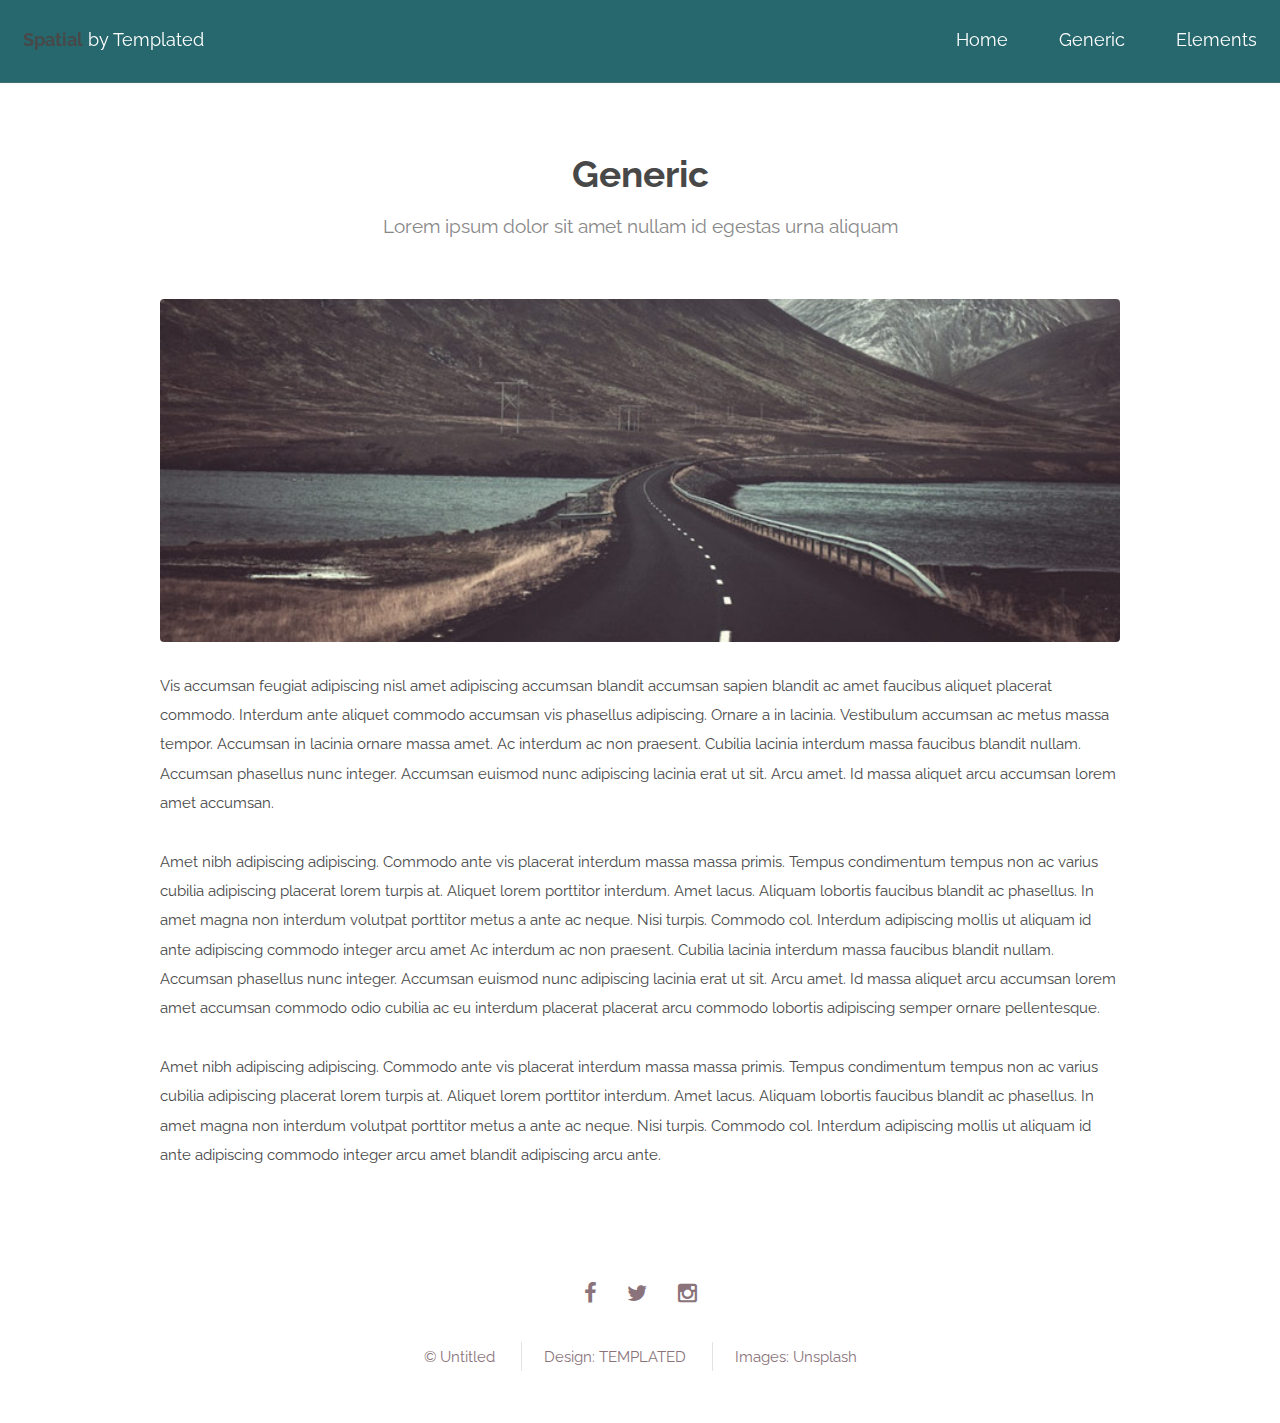
<file: generic.html>
<!DOCTYPE HTML>
<!--
	Spatial by TEMPLATED
	templated.co @templatedco
	Released for free under the Creative Commons Attribution 3.0 license (templated.co/license)
-->
<html>
	<head>
		<title>Generic - Spatial by TEMPLATED</title>
		<meta http-equiv="content-type" content="text/html; charset=utf-8" />
		<meta name="description" content="" />
		<meta name="keywords" content="" />
		<!--[if lte IE 8]><script src="js/html5shiv.js"></script><![endif]-->
		<script src="js/jquery.min.js"></script>
		<script src="js/skel.min.js"></script>
		<script src="js/skel-layers.min.js"></script>
		<script src="js/init.js"></script>
		<noscript>
			<link rel="stylesheet" href="css/skel.css" />
			<link rel="stylesheet" href="css/style.css" />
			<link rel="stylesheet" href="css/style-xlarge.css" />
		</noscript>
	</head>
	<body>

		<!-- Header -->
			<header id="header">
				<h1><strong><a href="index.html">Spatial</a></strong> by Templated</h1>
				<nav id="nav">
					<ul>
						<li><a href="index.html">Home</a></li>
						<li><a href="generic.html">Generic</a></li>
						<li><a href="elements.html">Elements</a></li>
					</ul>
				</nav>
			</header>

		<!-- Main -->
			<section id="main" class="wrapper">
				<div class="container">

					<header class="major special">
						<h2>Generic</h2>
						<p>Lorem ipsum dolor sit amet nullam id egestas urna aliquam</p>
					</header>

					<a href="#" class="image fit"><img src="images/pic01.jpg" alt="" /></a>
					<p>Vis accumsan feugiat adipiscing nisl amet adipiscing accumsan blandit accumsan sapien blandit ac amet faucibus aliquet placerat commodo. Interdum ante aliquet commodo accumsan vis phasellus adipiscing. Ornare a in lacinia. Vestibulum accumsan ac metus massa tempor. Accumsan in lacinia ornare massa amet. Ac interdum ac non praesent. Cubilia lacinia interdum massa faucibus blandit nullam. Accumsan phasellus nunc integer. Accumsan euismod nunc adipiscing lacinia erat ut sit. Arcu amet. Id massa aliquet arcu accumsan lorem amet accumsan.</p>
					<p>Amet nibh adipiscing adipiscing. Commodo ante vis placerat interdum massa massa primis. Tempus condimentum tempus non ac varius cubilia adipiscing placerat lorem turpis at. Aliquet lorem porttitor interdum. Amet lacus. Aliquam lobortis faucibus blandit ac phasellus. In amet magna non interdum volutpat porttitor metus a ante ac neque. Nisi turpis. Commodo col. Interdum adipiscing mollis ut aliquam id ante adipiscing commodo integer arcu amet Ac interdum ac non praesent. Cubilia lacinia interdum massa faucibus blandit nullam. Accumsan phasellus nunc integer. Accumsan euismod nunc adipiscing lacinia erat ut sit. Arcu amet. Id massa aliquet arcu accumsan lorem amet accumsan commodo odio cubilia ac eu interdum placerat placerat arcu commodo lobortis adipiscing semper ornare pellentesque.</p>
					<p>Amet nibh adipiscing adipiscing. Commodo ante vis placerat interdum massa massa primis. Tempus condimentum tempus non ac varius cubilia adipiscing placerat lorem turpis at. Aliquet lorem porttitor interdum. Amet lacus. Aliquam lobortis faucibus blandit ac phasellus. In amet magna non interdum volutpat porttitor metus a ante ac neque. Nisi turpis. Commodo col. Interdum adipiscing mollis ut aliquam id ante adipiscing commodo integer arcu amet blandit adipiscing arcu ante.</p>

				</div>
			</section>

		<!-- Footer -->
			<footer id="footer">
				<div class="container">
					<ul class="icons">
						<li><a href="#" class="icon fa-facebook"></a></li>
						<li><a href="#" class="icon fa-twitter"></a></li>
						<li><a href="#" class="icon fa-instagram"></a></li>
					</ul>
					<ul class="copyright">
						<li>&copy; Untitled</li>
						<li>Design: <a href="http://templated.co">TEMPLATED</a></li>
						<li>Images: <a href="http://unsplash.com">Unsplash</a></li>
					</ul>
				</div>
			</footer>

	</body>
</html>
</file>
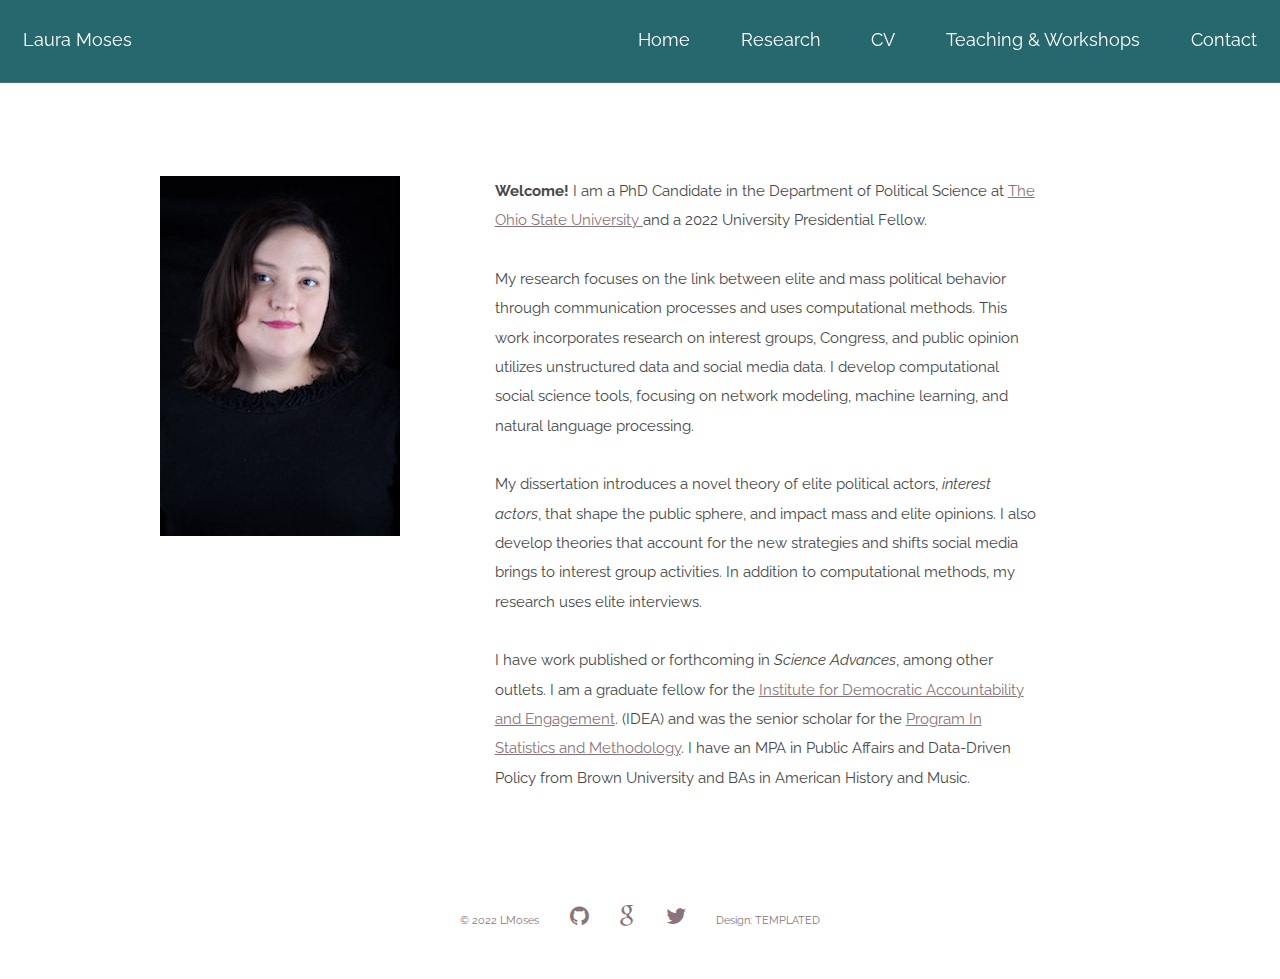
<file: index_new.html>
<!DOCTYPE HTML>
<!--
	Spatial by TEMPLATED
	templated.co @templatedco
	Released for free under the Creative Commons Attribution 3.0 license (templated.co/license)
-->
<html>
	<head>
		<title>Laura Moses</title>
		<meta http-equiv="content-type" content="text/html; charset=utf-8" />
		<meta name="description" content="" />
		<meta name="keywords" content="" />
		<!--[if lte IE 8]><script src="js/html5shiv.js"></script><![endif]-->
		<script src="js/jquery.min.js"></script>
		<script src="js/skel.min.js"></script>
		<script src="js/skel-layers.min.js"></script>
		<script src="js/init.js"></script>
		<noscript>
			<link rel="stylesheet" href="css/skel.css" />
			<link rel="stylesheet" href="css/style.css" />
			<link rel="stylesheet" href="css/style-xlarge.css" />
		</noscript>
	</head>
	<body>

		<!-- Header -->
			<header id="header">
				<h1>Laura Moses</h1>
				<!-- <h1><strong><a href="index.html">Spatial</a></strong> by Templated</h1> -->

				<nav id="nav">
					<ul>
						<li><a href="index.html">Home</a></li>
						<li><a href="research.html">Research</a></li>
						<li><a href="files/cv.pdf">CV</a></li>
						<li><a href="teaching.html">Teaching & Workshops</a></li>
						<li><a href="contact.html">Contact</a></li>
						<!-- TO DO: ADD HOW TO/ADVICE PAGE<li><a href="teaching.html">Teaching & Workshops</a></li> -->

					</ul>
				</nav>
			</header>

            </section> 

			<!-- One -->
				<section id="about" class="wrapper style1">
					<div class="container 85%">
						<div class="row 200%">
							<div class="4u 12u$(medium)">
								<header class="major">
									<!-- <h2>Maecenas luctus lectus</h2> -->
									<!-- <p><span class="image-rounded"><img src="images/me.jpg" alt="" border-radius=100px; /></span></p> -->
									<!-- <div class="12u$"><span class="image fit"><img src="images/pic01.jpg" alt="" /></span></div> -->
									<div class="80u"><span class="image-headleft"><img src="images/me.jpg" alt="" /></span></div>

								</header>
							</div>
							<div class="7u$ 12u$(medium)">
								<p>
									<strong>Welcome!</strong> I am a PhD Candidate in the Department of Political Science at  <a href="http://polisci.osu.edu/"> The Ohio State University </a> and a 2022 University Presidential Fellow.
                                </p>
                                <p>
                                    My research focuses on the link between elite and mass political behavior through communication processes and uses computational methods. This work incorporates research on interest groups, Congress, and public opinion utilizes unstructured data and social media data. I develop computational social science tools, focusing on network modeling, machine learning, and natural language processing.
                                </p>
                                <p>
                                    My dissertation introduces a novel theory of elite political actors, <em>interest actors</em>, that shape the public sphere, and impact mass and elite opinions. I also develop theories that account for the new strategies and shifts social media brings to interest group activities. In addition to computational methods, my research uses elite interviews.
                                </p>
                                <p>
                                    I have work published or forthcoming in <em>Science Advances</em>, among other outlets. I am a graduate fellow for the  <a href="https://democracyinstitute.osu.edu/">Institute for Democratic Accountability and Engagement</a>. (IDEA) and was the senior scholar for the <a href="https://polisci.osu.edu/research/prism"> Program In Statistics and Methodology</a>. I have an MPA in Public Affairs and Data-Driven Policy from Brown University and BAs in American History and Music.
                                </p>
                                </p>
						
							</div>
						</div>
					</div>
				</section>

			<!-- Two -->
				<!-- <section id="two" class="wrapper style2 special">
					<div class="container">
						<header class="major">
							<h2>Fusce ultrices fringilla</h2>
							<p>Maecenas vitae tellus feugiat eleifend</p>
						</header>
						<div class="row 150%">
							<div class="6u 12u$(xsmall)">
								<div class="image fit captioned">
									<img src="images/pic02.jpg" alt="" />
									<h3>Lorem ipsum dolor sit amet.</h3>
								</div>
							</div>
							<div class="6u$ 12u$(xsmall)">
								<div class="image fit captioned">
									<img src="images/pic03.jpg" alt="" />
									<h3>Illum, maiores tempora cupid?</h3>
								</div>
							</div>
						</div>
						<ul class="actions">
							<li><a href="#" class="button special big">Nulla luctus</a></li>
							<li><a href="#" class="button big">Sed vulputate</a></li>
						</ul>
					</div>
				</section> -->

			<!-- Three -->
				<!-- <section id="research" class="wrapper style1">
					<div class="container">
						<header class="major special">
							<h2>Mauris vulputate dolor</h2>
							<p>Feugiat sed lorem ipsum magna</p>
						</header>
						<div class="feature-grid">
							<div class="feature">
								<div class="image rounded"><img src="images/pic04.jpg" alt="" /></div>
								<div class="content">
									<header>
										<h4>Lorem ipsum</h4>
										<p>Lorem ipsum dolor sit</p>
									</header>
									<p>Lorem ipsum dolor sit amet, consectetur adipisicing elit. Labore esse tenetur accusantium porro omnis, unde mollitia totam sit nesciunt consectetur.</p>
								</div>
							</div>
							<div class="feature">
								<div class="image rounded"><img src="images/pic05.jpg" alt="" /></div>
								<div class="content">
									<header>
										<h4>Recusandae nemo</h4>
										<p>Ratione maiores a, commodi</p>
									</header>
									<p>Animi mollitia optio culpa expedita. Dolorem alias minima culpa repellat. Dolores, fuga maiores ut obcaecati blanditiis, at aperiam doloremque.</p>
								</div>
							</div>
							<div class="feature">
								<div class="image rounded"><img src="images/pic06.jpg" alt="" /></div>
								<div class="content">
									<header>
										<h4>Laudantium fugit</h4>
										<p>Possimus ex reprehenderit eaque</p>
									</header>
									<p>Maiores iusto inventore fugit architecto est iste expedita commodi sed, quasi feugiat nam neque mollitia vitae omnis, ea natus facere.</p>
								</div>
							</div>
							<div class="feature">
								<div class="image rounded"><img src="images/pic07.jpg" alt="" /></div>
								<div class="content">
									<header>
										<h4>Porro aliquam</h4>
										<p>Quaerat, excepturi eveniet laboriosam</p>
									</header>
									<p>Vitae earum unde, autem labore voluptas ex, iste dolorum inventore natus consequatur iure similique obcaecati aut corporis hic in! Porro sed.</p>
								</div>
							</div>
						</div>
					</div>
				</section> -->

			<!-- Four -->
				<!-- <section id="four" class="wrapper style3 special">
					<div class="container">
						<header class="major">
							<h2>Aenean elementum ligula</h2>
							<p>Feugiat sed lorem ipsum magna</p>
						</header>
						<ul class="actions">
							<li><a href="#" class="button special big">Get in touch</a></li>
						</ul>
					</div>
				</section> -->

		<!-- Footer -->
			<footer id="footer">
				<div class="container">
					<ul class="icons">
						<li>&copy; 2022 LMoses</li>
						<li><a href="https://github.com/lmmoses" class="icon fa-github"></a></li>
						<li><a href="#" class="icon fa-google"></a></li>
						<li><a href="https://twitter.com/_lmmoses" class="icon fa-twitter"></a></li>
						<li>Design: TEMPLATED</li>
				</div>
			</footer>

	</body>
</html>
</file>
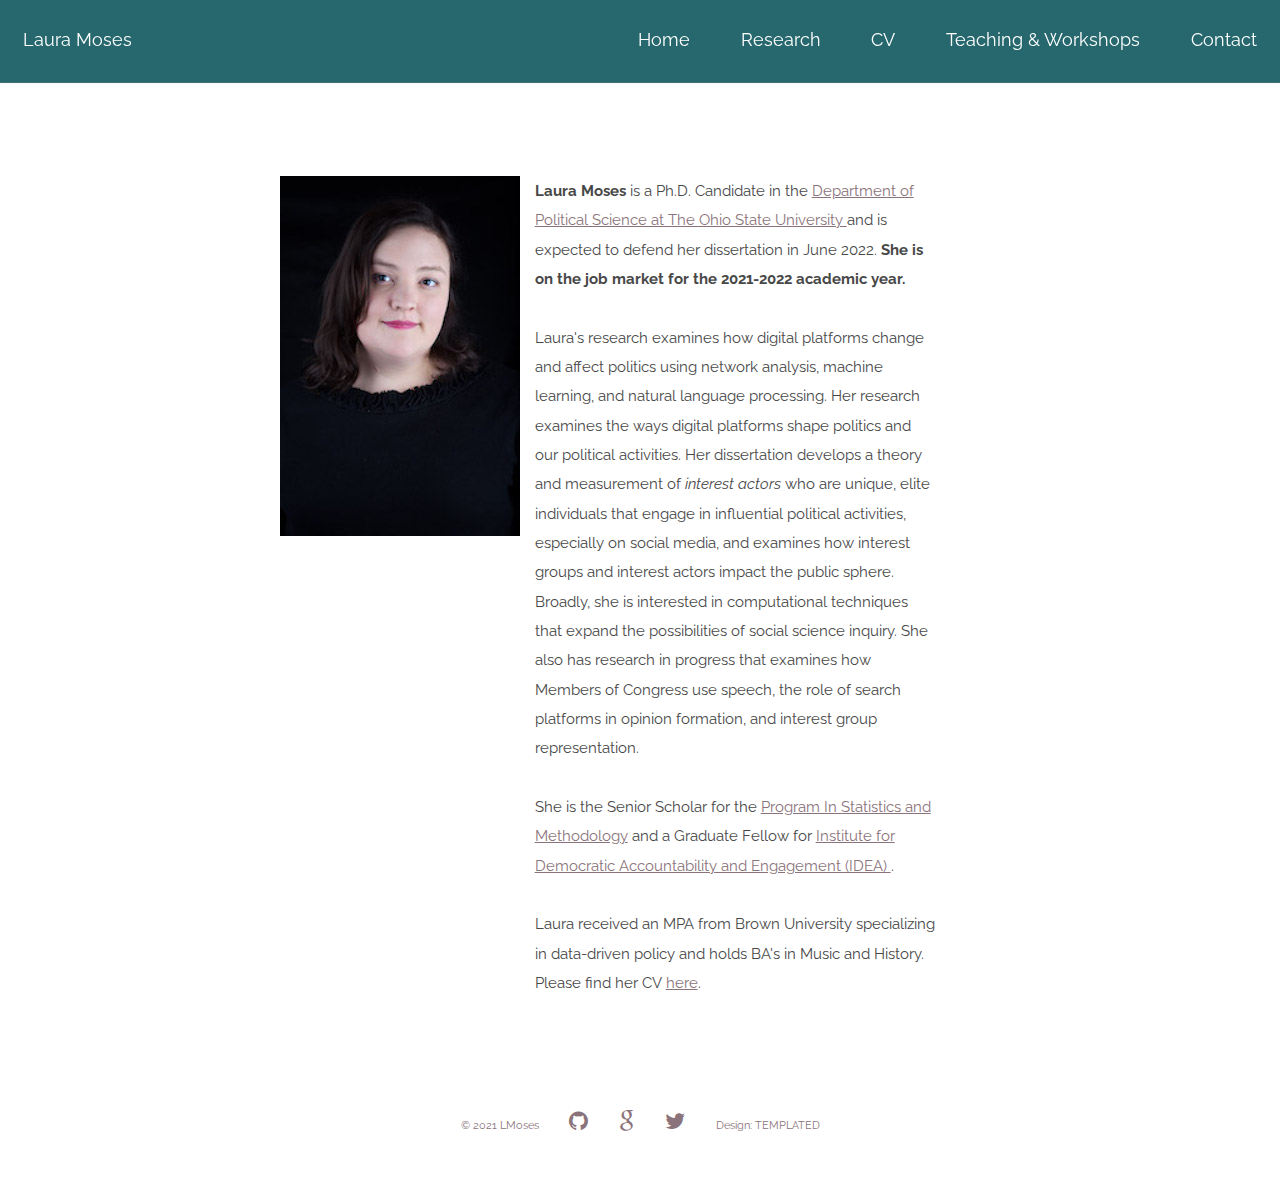
<file: index_old.html>
<!DOCTYPE HTML>
<!--
	Spatial by TEMPLATED
	templated.co @templatedco
	Released for free under the Creative Commons Attribution 3.0 license (templated.co/license)
-->
<html>
	<head>
		<title>Laura Moses</title>
		<meta http-equiv="content-type" content="text/html; charset=utf-8" />
		<meta name="description" content="" />
		<meta name="keywords" content="" />
		<!--[if lte IE 8]><script src="js/html5shiv.js"></script><![endif]-->
		<script src="js/jquery.min.js"></script>
		<script src="js/skel.min.js"></script>
		<script src="js/skel-layers.min.js"></script>
		<script src="js/init.js"></script>
		<noscript>
			<link rel="stylesheet" href="css/skel.css" />
			<link rel="stylesheet" href="css/style.css" />
			<link rel="stylesheet" href="css/style-xlarge.css" />
		</noscript>
	</head>
	<body>

		<!-- Header -->
			<header id="header">
				<h1> Laura Moses</h1>
				<!-- <h1><strong><a href="index.html">Spatial</a></strong> by Templated</h1> -->

				<nav id="nav">
					<ul>
						<li><a href="index.html">Home</a></li>
						<li><a href="research.html">Research</a></li>
						<li><a href="files/cv.pdf">CV</a></li>
						<li><a href="teaching.html">Teaching & Workshops</a></li>
						<li><a href="contact.html">Contact</a></li>
						<!-- TO DO: ADD HOW TO/ADVICE PAGE<li><a href="teaching.html">Teaching & Workshops</a></li> -->

					</ul>
				</nav>
			</header>

		<!-- Banner -->
			<!-- <section id="banner"> -->
				<!-- <h2></h2> -->
				<!-- <p>Lorem ipsum dolor sit amet nullam consequat <br /> interdum vivamus donce sed libero.</p> -->
				<!-- <ul class="actions">
					<li><a href="#" class="button special big">Get Started</a></li>
				</ul> -->
			<!-- </section> -->

			<!-- One -->
				<section id="about" class="wrapper style1">
					<div class="container 75%">
						<div class="row 200%">
							<div class="4u 12u$(medium)">
								<header class="major">
									<!-- <h2>Maecenas luctus lectus</h2> -->
									<!-- <p><span class="image-rounded"><img src="images/me.jpg" alt="" border-radius=100px; /></span></p> -->
									<!-- <div class="12u$"><span class="image fit"><img src="images/pic01.jpg" alt="" /></span></div> -->
									<div class="80u"><span class="image-headleft"><img src="images/me.jpg" alt="" /></span></div>

								</header>
							</div>
							<div class="7u$ 12u$(medium)">
								<p>
									<strong>Laura Moses</strong> is a Ph.D. Candidate in the <a href="http://polisci.osu.edu/">Department of Political Science at The Ohio State University </a> and is expected to defend her dissertation in June 2022. <strong>She is on the job market for the 2021-2022 academic year.</strong>

									<p>Laura's research examines how digital platforms change and affect politics using network analysis, machine learning, and natural language processing. Her research examines the ways digital platforms shape politics and our political activities. Her dissertation develops a theory and measurement of <em>interest actors</em> who are unique, elite individuals that engage in influential political activities, especially on social media, and examines how interest groups and interest actors impact the public sphere. Broadly, she is interested in computational techniques that expand the possibilities of social science inquiry. She also has research in progress that examines how Members of Congress use speech, the role of search platforms in opinion formation, and interest group representation. </p>

									<!-- <p>Laura's dissertation is investigates how digital platforms influence the public discussion of politics and how unique actors utilize social platforms to shape public opinion and whether and why the structure of digital public discussions impacts policy changes or policymaker opinions. </p>  -->

									<p>She is the Senior Scholar for the <a href="https://polisci.osu.edu/research/prism"> Program In Statistics and Methodology</a> and a Graduate Fellow for <a href="https://democracyinstitute.osu.edu/">Institute for Democratic Accountability and Engagement (IDEA) </a>. </p>
									<p>
									Laura received an MPA from Brown University specializing in data-driven policy and holds BA's in Music and History. Please find her CV <a href="files/cv.pdf"> here</a>.</p>
							</div>
						</div>
					</div>
				</section>

			<!-- Two -->
				<!-- <section id="two" class="wrapper style2 special">
					<div class="container">
						<header class="major">
							<h2>Fusce ultrices fringilla</h2>
							<p>Maecenas vitae tellus feugiat eleifend</p>
						</header>
						<div class="row 150%">
							<div class="6u 12u$(xsmall)">
								<div class="image fit captioned">
									<img src="images/pic02.jpg" alt="" />
									<h3>Lorem ipsum dolor sit amet.</h3>
								</div>
							</div>
							<div class="6u$ 12u$(xsmall)">
								<div class="image fit captioned">
									<img src="images/pic03.jpg" alt="" />
									<h3>Illum, maiores tempora cupid?</h3>
								</div>
							</div>
						</div>
						<ul class="actions">
							<li><a href="#" class="button special big">Nulla luctus</a></li>
							<li><a href="#" class="button big">Sed vulputate</a></li>
						</ul>
					</div>
				</section> -->

			<!-- Three -->
				<!-- <section id="research" class="wrapper style1">
					<div class="container">
						<header class="major special">
							<h2>Mauris vulputate dolor</h2>
							<p>Feugiat sed lorem ipsum magna</p>
						</header>
						<div class="feature-grid">
							<div class="feature">
								<div class="image rounded"><img src="images/pic04.jpg" alt="" /></div>
								<div class="content">
									<header>
										<h4>Lorem ipsum</h4>
										<p>Lorem ipsum dolor sit</p>
									</header>
									<p>Lorem ipsum dolor sit amet, consectetur adipisicing elit. Labore esse tenetur accusantium porro omnis, unde mollitia totam sit nesciunt consectetur.</p>
								</div>
							</div>
							<div class="feature">
								<div class="image rounded"><img src="images/pic05.jpg" alt="" /></div>
								<div class="content">
									<header>
										<h4>Recusandae nemo</h4>
										<p>Ratione maiores a, commodi</p>
									</header>
									<p>Animi mollitia optio culpa expedita. Dolorem alias minima culpa repellat. Dolores, fuga maiores ut obcaecati blanditiis, at aperiam doloremque.</p>
								</div>
							</div>
							<div class="feature">
								<div class="image rounded"><img src="images/pic06.jpg" alt="" /></div>
								<div class="content">
									<header>
										<h4>Laudantium fugit</h4>
										<p>Possimus ex reprehenderit eaque</p>
									</header>
									<p>Maiores iusto inventore fugit architecto est iste expedita commodi sed, quasi feugiat nam neque mollitia vitae omnis, ea natus facere.</p>
								</div>
							</div>
							<div class="feature">
								<div class="image rounded"><img src="images/pic07.jpg" alt="" /></div>
								<div class="content">
									<header>
										<h4>Porro aliquam</h4>
										<p>Quaerat, excepturi eveniet laboriosam</p>
									</header>
									<p>Vitae earum unde, autem labore voluptas ex, iste dolorum inventore natus consequatur iure similique obcaecati aut corporis hic in! Porro sed.</p>
								</div>
							</div>
						</div>
					</div>
				</section> -->

			<!-- Four -->
				<!-- <section id="four" class="wrapper style3 special">
					<div class="container">
						<header class="major">
							<h2>Aenean elementum ligula</h2>
							<p>Feugiat sed lorem ipsum magna</p>
						</header>
						<ul class="actions">
							<li><a href="#" class="button special big">Get in touch</a></li>
						</ul>
					</div>
				</section> -->

		<!-- Footer -->
			<footer id="footer">
				<div class="container">
					<ul class="icons">
						<li>&copy; 2021 LMoses</li>
						<li><a href="https://github.com/lmmoses" class="icon fa-github"></a></li>
						<li><a href="#" class="icon fa-google"></a></li>
						<li><a href="https://twitter.com/_lmmoses" class="icon fa-twitter"></a></li>
						<li>Design: TEMPLATED</li>
				</div>
			</footer>

	</body>
</html>
</file>
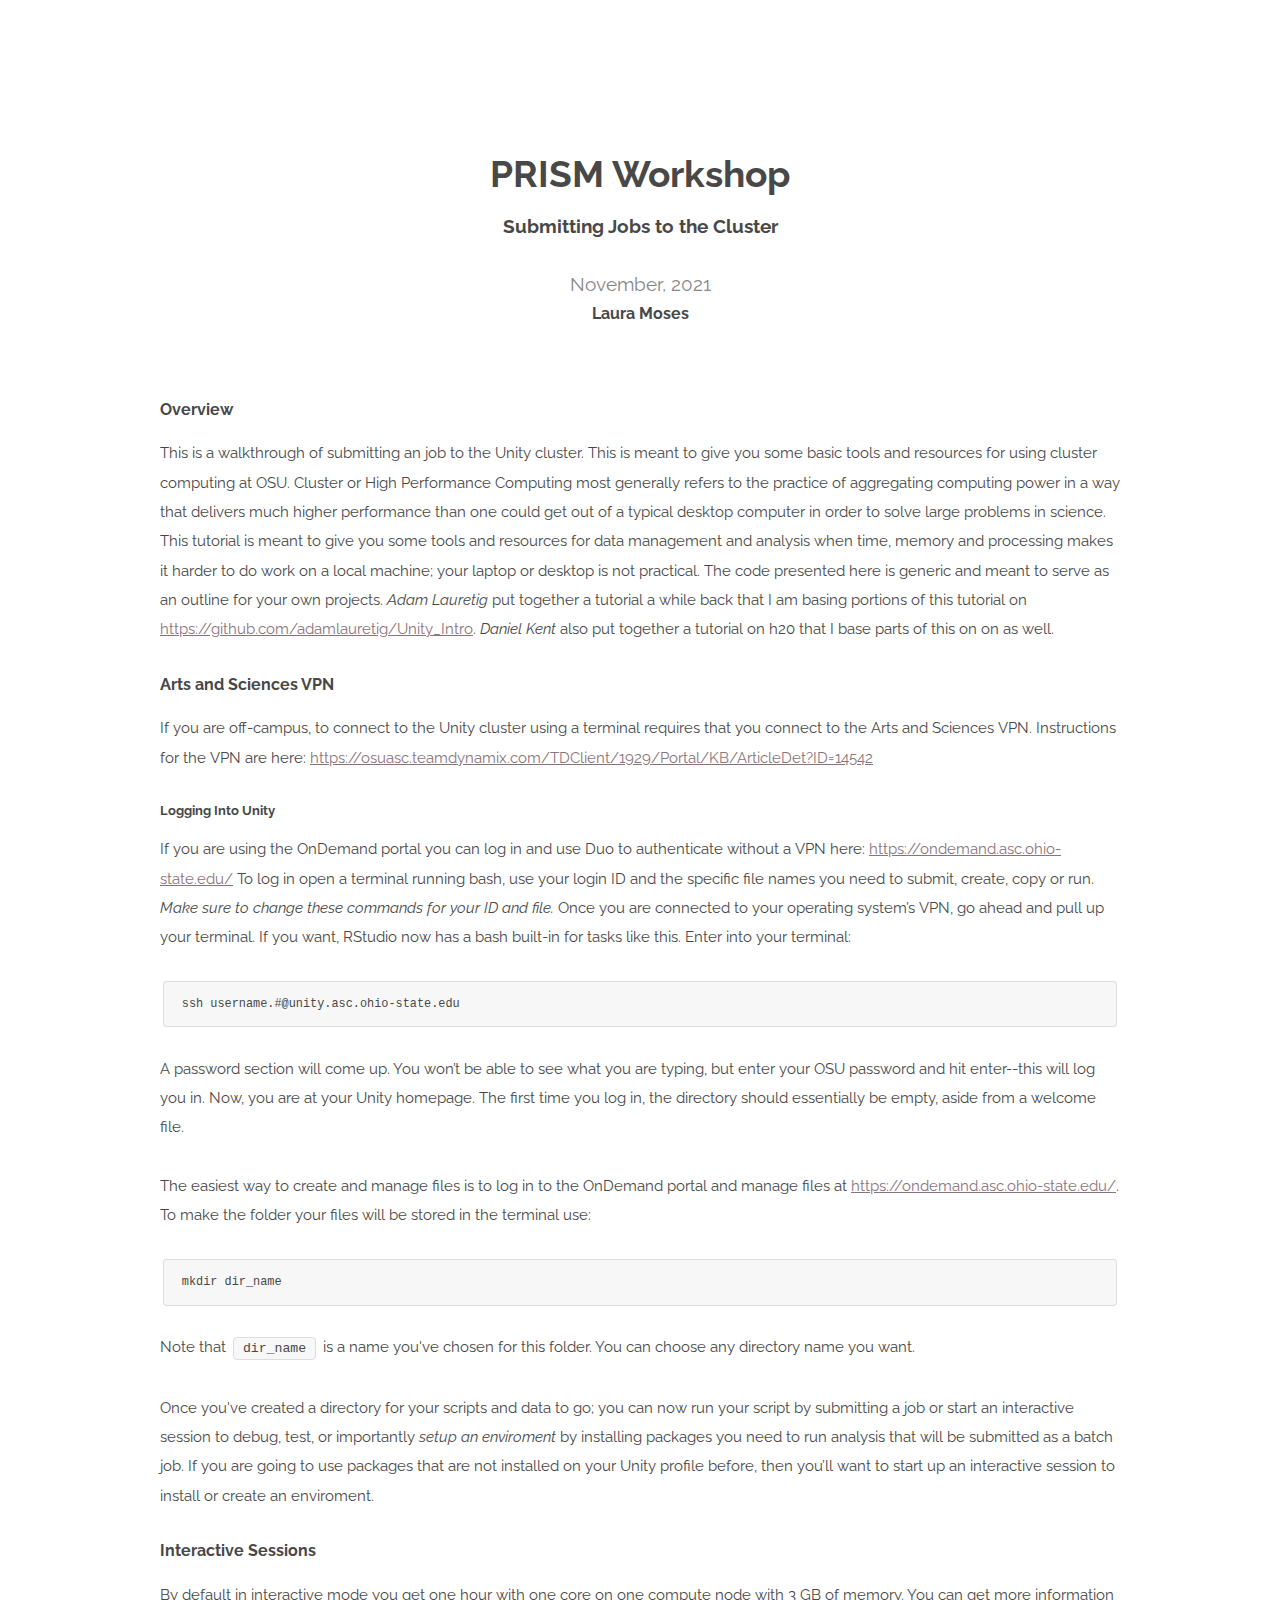
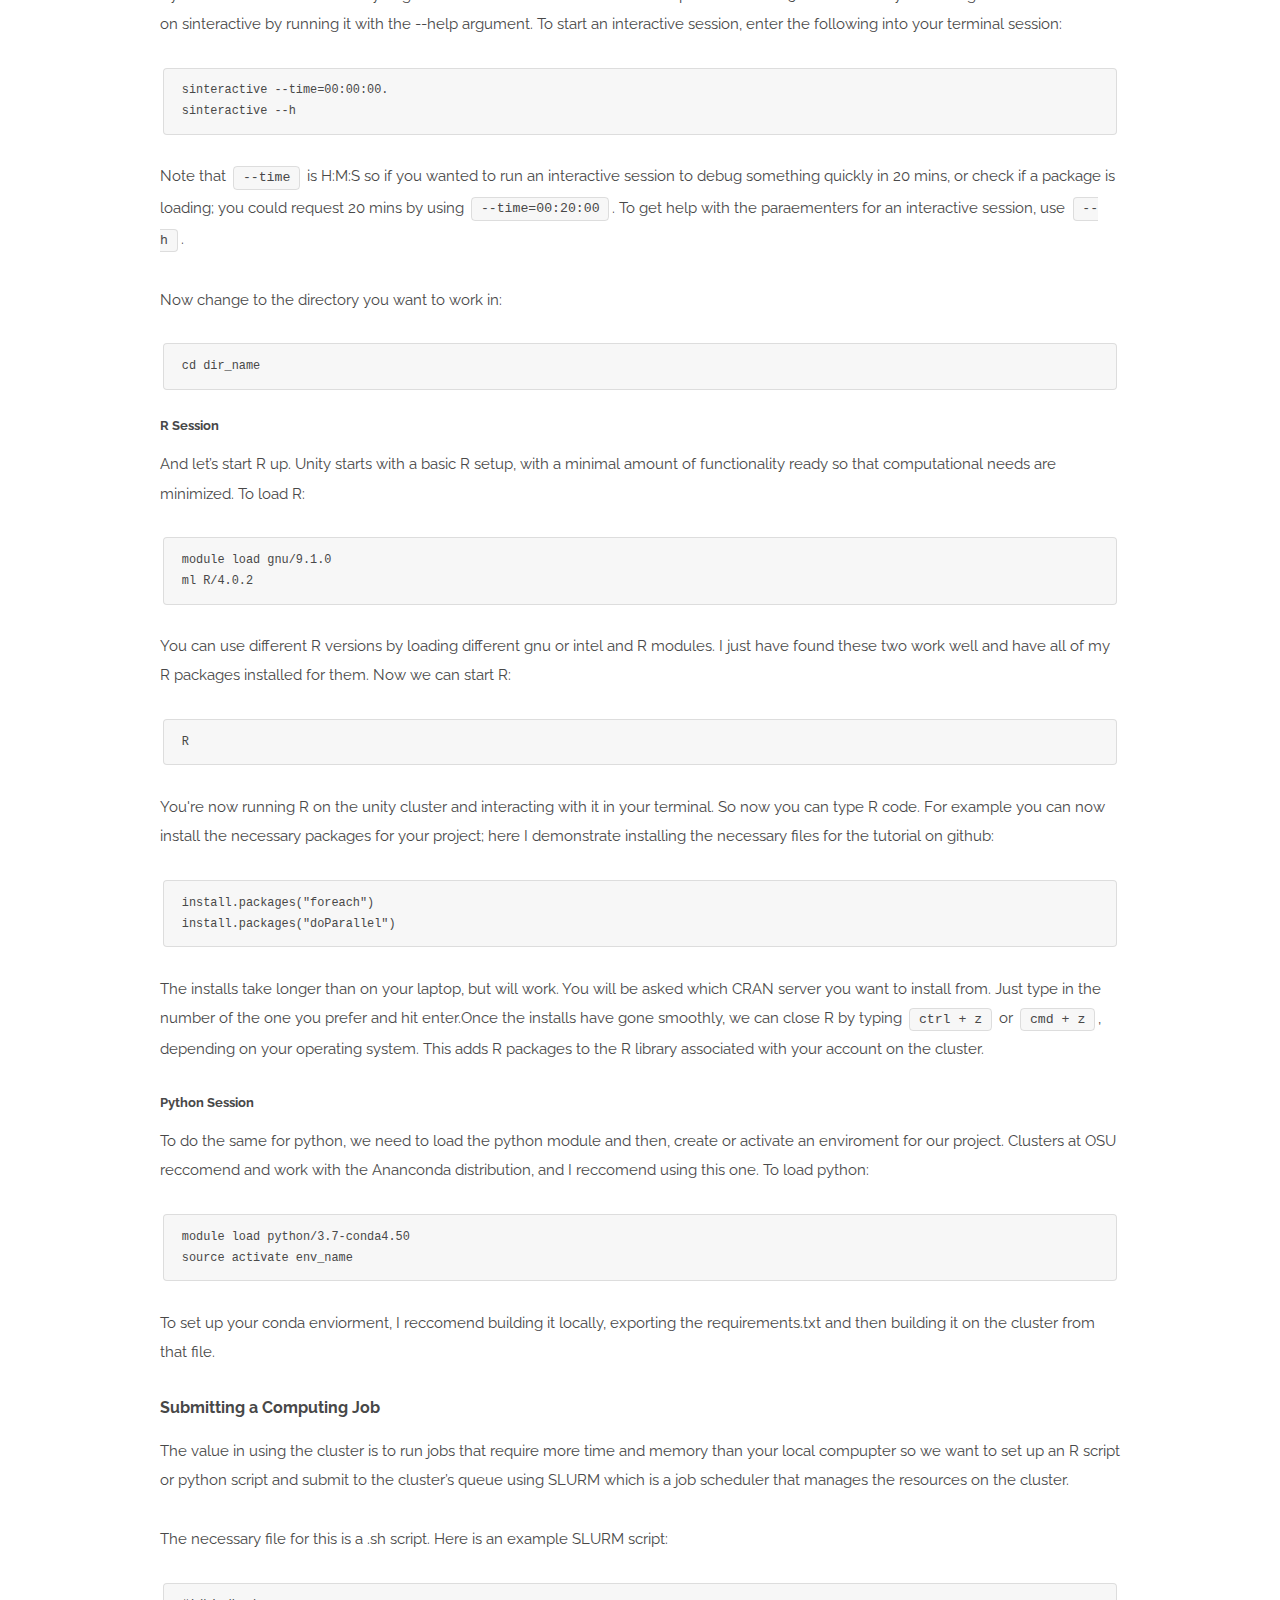
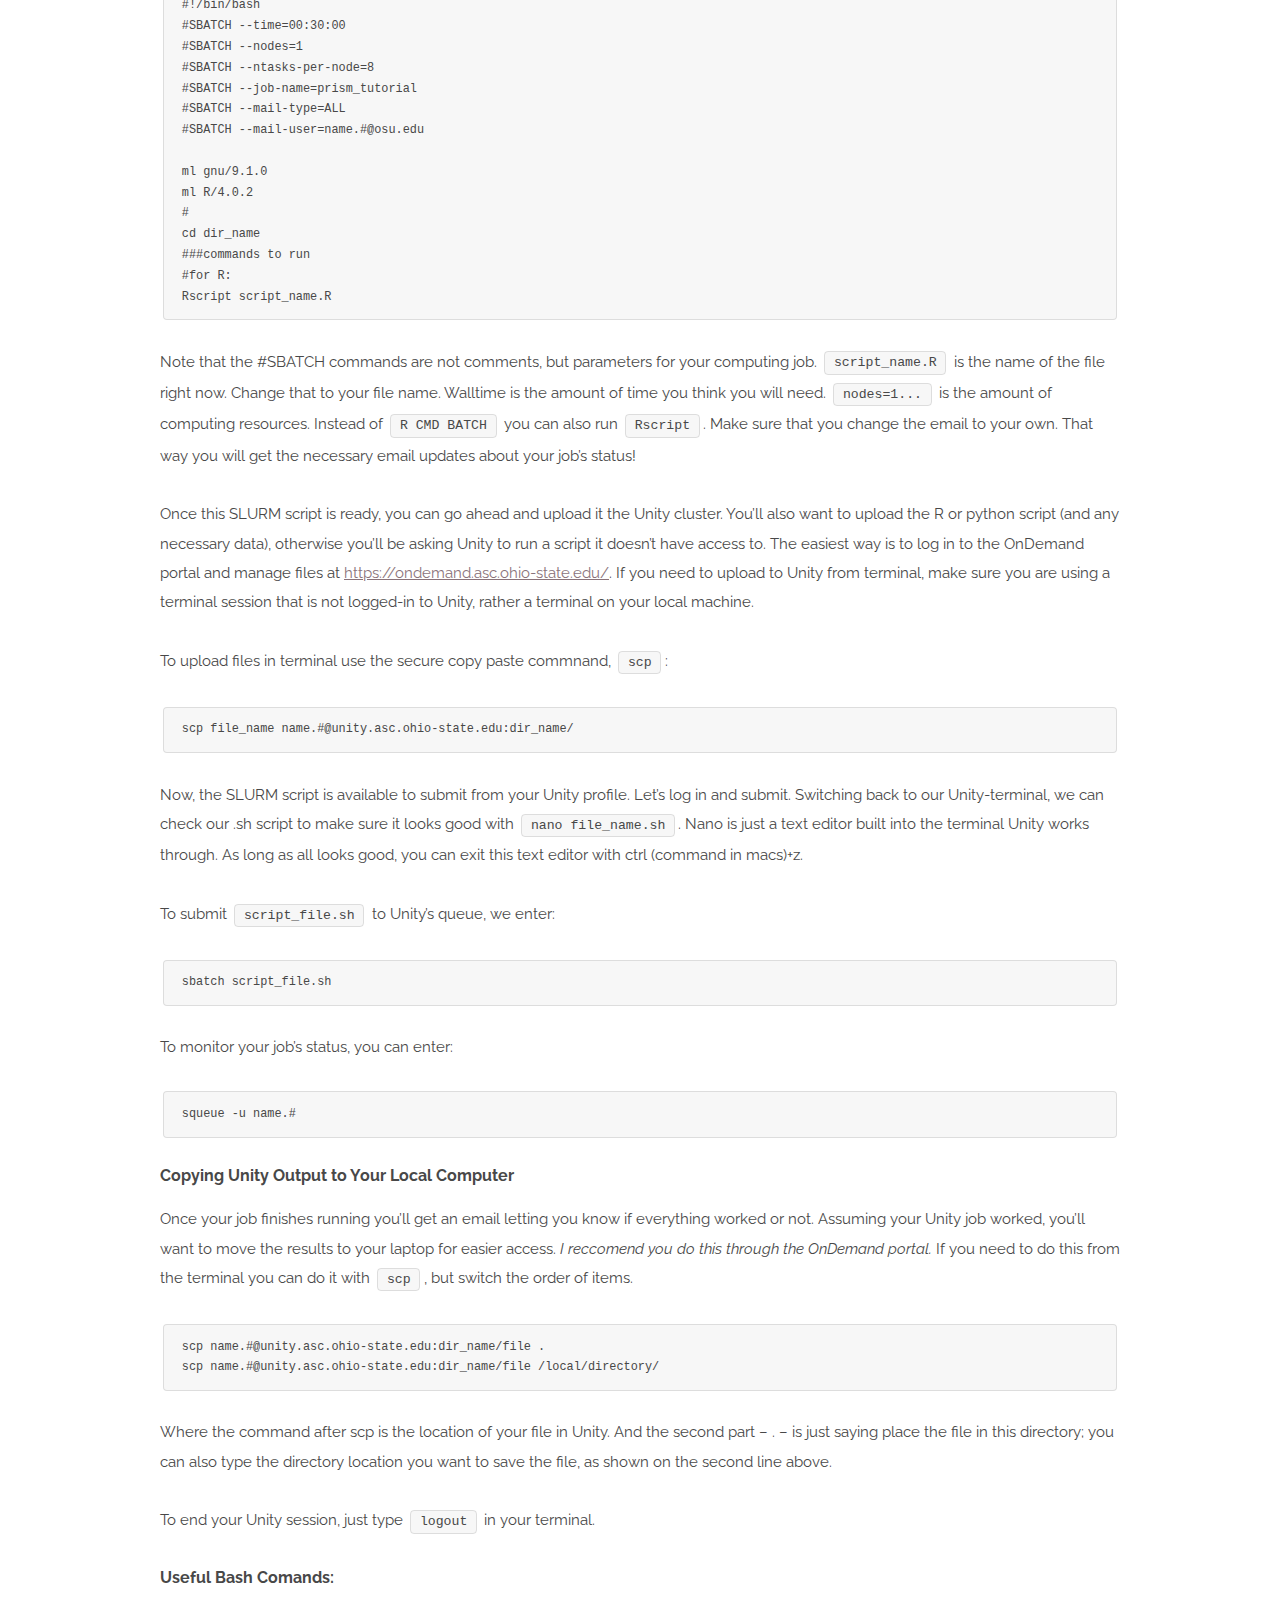
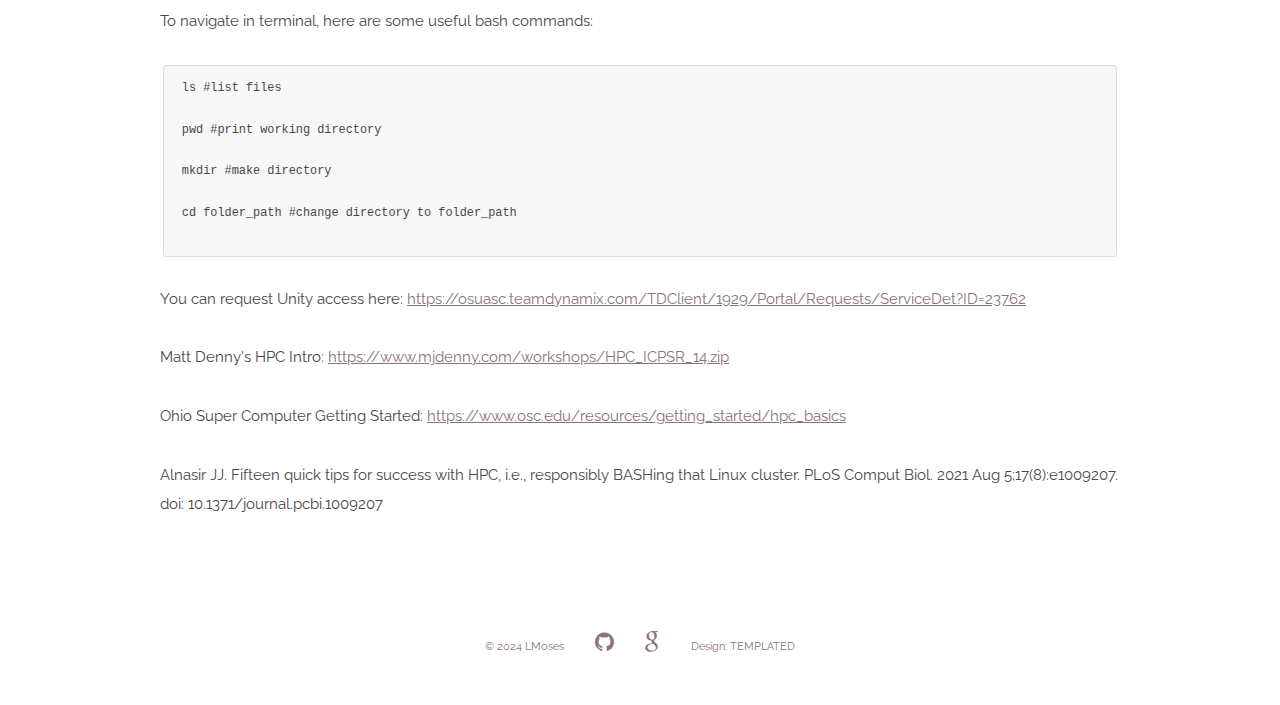
<file: prism_hpc.html>
<!DOCTYPE HTML>
<!--
	Spatial by TEMPLATED
	templated.co @templatedco
	Released for free under the Creative Commons Attribution 3.0 license (templated.co/license)
-->
<html>
	<head>
		<title>LMoses-PRISM_HPC</title>
		<meta http-equiv="content-type" content="text/html; charset=utf-8" />
		<meta name="description" content="" />
		<meta name="keywords" content="" />
		<!--[if lte IE 8]><script src="js/html5shiv.js"></script><![endif]-->
		<script src="js/jquery.min.js"></script>
		<script src="js/skel.min.js"></script>
		<script src="js/skel-layers.min.js"></script>
		<script src="js/init.js"></script>
		<noscript>
			<link rel="stylesheet" href="css/skel.css" />
			<link rel="stylesheet" href="css/style.css" />
			<link rel="stylesheet" href="css/style-xlarge.css" />
		</noscript>
	</head>
	<body>

		<!-- Header
			<header id="header" class="skels-layers-fixed">
				<h1><strong><a href="index.html">Spatial</a></strong> by Templated</h1>
				<nav id="nav">
					<ul>
						<li><a href="index.html">Home</a></li>
						<li><a href="generic.html">Generic</a></li>
						<li><a href="elements.html">Elements</a></li>
					</ul>
				</nav>
			</header> -->

		<!-- Main -->
			<section id="main" class="wrapper">
				<div class="container">
					<header class="major special">
						<h2>PRISM Workshop</h2>
						<p><b>Submitting Jobs to the Cluster</b></p><br>
						<p>November, 2021</p>
						<h4> Laura Moses</h4>
					</header>

					<!-- Text 
					<section>
					<ul>
						<li><a href="#overview">Overview</a></li>
						<li><a href="#logging-into-unity">Logging Into Unity</a></li>
						<li><a href="#interactive">Interactive Sessions</a></li>
						<li><a href="#submitting-a-computing-job">Submitting a Computing Job</a></li>
						<li><a href="#copying-unity-output-to-your-local-computer">Copying Unity Output to Your Local Computer</a></li>
						<li><a href="#other_resources">Other Resoruces</a></li>
						</ul>-->
					<header>
					<h4>Overview</h4>
					</header>
					<p>This is a walkthrough of submitting an job to the Unity cluster. This is meant to give you some basic tools and resources for using cluster computing at OSU. Cluster or High Performance Computing most generally refers to the practice of aggregating computing power in a way that delivers much higher performance than one could get out of a typical desktop computer in order to solve large problems in science. This tutorial is meant to give you some tools and resources for data management and analysis when time, memory and processing makes it harder to do work on a local machine; your laptop or desktop is not practical. The code presented here is generic and meant to serve as an outline for your own projects. <i>Adam Lauretig</i> put together a tutorial a while back that I am basing portions of this tutorial on <a href="https://github.com/adamlauretig/Unity_Intro" class="uri">https://github.com/adamlauretig/Unity_Intro</a>. <i>Daniel Kent</i> also put together a tutorial on h20 that I base parts of this on on as well.</p>
					
					<header>
					<h4>Arts and Sciences VPN</h4>
					</header>
					<p>If you are off-campus, to connect to the Unity cluster using a terminal requires that you connect to the Arts and Sciences VPN. Instructions for the VPN are here: <a href="https://osuasc.teamdynamix.com/TDClient/1929/Portal/KB/ArticleDet?ID=14542" class="uri">https://osuasc.teamdynamix.com/TDClient/1929/Portal/KB/ArticleDet?ID=14542</a></p>
					<h5>Logging Into Unity</h5>
					<p> If you are using the OnDemand portal you can log in and use Duo to authenticate without a VPN here: <a href="https://ondemand.asc.ohio-state.edu/" class="uri"> https://ondemand.asc.ohio-state.edu/</a>
					
					To log in open a terminal running bash, use your login ID and the specific file names you need to submit, create, copy or run.<i> Make sure to change these commands for your ID and file.</i> Once you are connected to your operating system’s VPN, go ahead and pull up your terminal. If you want, RStudio now has a bash built-in for tasks like this. Enter into your terminal:</p>
					<pre><code>ssh username.#@unity.asc.ohio-state.edu</code></pre>

					<p>A password section will come up. You won’t be able to see what you are typing, but enter your OSU password and hit enter--this will log you in. Now, you are at your Unity homepage. The first time you log in, the directory should essentially be empty, aside from a welcome file. 
						
					<p>The easiest way to create and manage files is to log in to the OnDemand portal and manage files at <a href="https://ondemand.asc.ohio-state.edu/" class="uri"> https://ondemand.asc.ohio-state.edu/</a>. To make the folder your files will be stored in the terminal use:</p>
					<pre><code>mkdir dir_name</code></pre>
					<p>Note that <code>dir_name</code> is a name you've chosen for this folder. You can choose any directory name you want.</p>
					
					<p>Once you've created a directory for your scripts and data to go; you can now run your script by submitting a job or start an interactive session to debug, test, or importantly <i> setup an enviroment</i> by installing packages you need to run analysis that will be submitted as a batch job. If you are going to use packages that are not installed on your Unity profile before, then you’ll want to start up an interactive session to install or create an enviroment.</p>
					
					<h4>Interactive Sessions</h4>
					<p>By default in interactive mode you get one hour with one core on one compute node with 3 GB of memory. You can get more information on sinteractive by running it with the --help argument. To start an interactive session, enter the following into your terminal session:</p><pre><code>sinteractive --time=00:00:00.
sinteractive --h
</code></pre>
					<p> Note that <code>--time</code> is H:M:S so if you wanted to run an interactive session to debug something quickly in 20 mins, or check if a package is loading; you could request 20 mins by using <code>--time=00:20:00</code>. To get help with the paraementers for an interactive session, use <code>--h</code>.</p>
					<p>Now change to the directory you want to work in:</p>
					<pre><code>cd dir_name</code></pre>

					<h5> R Session </h5>
					<p>And let’s start R up. Unity starts with a basic R setup, with a minimal amount of functionality ready so that computational needs are minimized. To load R:</p>
					<pre><code>module load gnu/9.1.0
ml R/4.0.2
</code></pre>
				<p>You can use different R versions by loading different gnu or intel and R modules. I just have found these two work well and have all of my R packages installed for them. Now we can start R:</p>
				<pre><code>R</code></pre>

				<p>You're now running R on the unity cluster and interacting with it in your terminal. So now you can type R code. For example you can now install the necessary packages for your project; here I demonstrate installing the necessary files for the tutorial on github:</p>
<pre><code>install.packages(&quot;foreach&quot;)
install.packages(&quot;doParallel&quot;)
</code></pre>
				<p>The installs take longer than on your laptop, but will work. You will be asked which CRAN server you want to install from. Just type in the number of the one you prefer and hit enter.Once the installs have gone smoothly, we can close R by typing <code>ctrl + z</code> or <code>cmd + z</code>, depending on your operating system. This adds R packages to the R library associated with your account on the cluster.</p>
				
			<h5>Python Session </h5>
				
				<p>To do the same for python, we need to load the python module and then, create or activate an enviroment for our project. Clusters at OSU reccomend and work with the Ananconda distribution, and I reccomend using this one. To load python:
				<pre><code>module load python/3.7-conda4.50
source activate env_name
</code></pre>
To set up your conda enviorment, I reccomend building it locally, exporting the requirements.txt and then building it on the cluster from that file.</p>

		<h4>Submitting a Computing Job</h4>
		<p>The value in using the cluster is to run jobs that require more time and memory than your local compupter so we want to set up an R script or python script and submit to the cluster’s queue using SLURM which is a job scheduler that manages the resources on the cluster.</p>

		<p>The necessary file for this is a .sh script. Here is an example SLURM script: </p>

		<pre><code>#!/bin/bash
#SBATCH --time=00:30:00
#SBATCH --nodes=1
#SBATCH --ntasks-per-node=8
#SBATCH --job-name=prism_tutorial
#SBATCH --mail-type=ALL
#SBATCH --mail-user=name.#@osu.edu

ml gnu/9.1.0
ml R/4.0.2
#
cd dir_name
###commands to run
#for R:
Rscript script_name.R</code></pre>
		<p> Note that the #SBATCH commands are not comments, but parameters for your computing job. <code>script_name.R</code> is the name of the file right now. Change that to your file name. Walltime is the amount of time you think you will need. <code>nodes=1...</code> is the amount of computing resources. Instead of <code>R CMD BATCH</code> you can also run <code>Rscript</code>. Make sure that you change the email to your own. That way you will get the necessary email updates about your job’s status!</p>
		
		<p>Once this SLURM script is ready, you can go ahead and upload it the Unity cluster. You’ll also want to upload the R or python script (and any necessary data), otherwise you’ll be asking Unity to run a script it doesn’t have access to. The easiest way is to log in to the OnDemand portal and manage files at <a href="https://ondemand.asc.ohio-state.edu/" class="uri"> https://ondemand.asc.ohio-state.edu/</a>. If you need to upload to Unity from terminal, make sure you are using a terminal session that is not logged-in to Unity, rather a terminal on your local machine. </p>
		
		<p>To upload files in terminal use the secure copy paste commnand, <code>scp</code>: </p>
		<pre><code>scp file_name name.#@unity.asc.ohio-state.edu:dir_name/</code></pre>
		
		<p>Now, the SLURM script is available to submit from your Unity profile. Let’s log in and submit. Switching back to our Unity-terminal, we can check our .sh script to make sure it looks good with <code> nano file_name.sh</code>. Nano is just a text editor built into the terminal Unity works through. As long as all looks good, you can exit this text editor with ctrl (command in macs)+z.</p>
		<p>To submit <code>script_file.sh</code> to Unity’s queue, we enter:</p>
		<pre><code>sbatch script_file.sh</code></pre>
		<p>To monitor your job’s status, you can enter:</p>
		<pre><code>squeue -u name.# </code></pre>

	<h4>Copying Unity Output to Your Local Computer</h4>
	<p>Once your job finishes running you’ll get an email letting you know if everything worked or not. Assuming your Unity job worked, you’ll want to move the results to your laptop for easier access. <i>I reccomend you do this through the OnDemand portal.</i> If you need to do this from the terminal you can do it with <code>scp</code>, but switch the order of items.</p>
	<pre><code>scp name.#@unity.asc.ohio-state.edu:dir_name/file .
scp name.#@unity.asc.ohio-state.edu:dir_name/file /local/directory/ </code></pre>
	<p>Where the command after scp is the location of your file in Unity. And the second part – . – is just saying place the file in this directory; you can also type the directory location you want to save the file, as shown on the second line above.</p>
	<p>To end your Unity session, just type <code>logout</code> in your terminal.</p>


<h4>Useful Bash Comands:</h5>
To navigate in terminal, here are some useful bash commands:</p>
					<pre><code>ls #list files
					
pwd #print working directory
					
mkdir #make directory
					
cd folder_path #change directory to folder_path
					</code></pre>
					
	<p>You can request Unity access here: <a href="https://osuasc.teamdynamix.com/TDClient/1929/Portal/Requests/ServiceDet?ID=23762" class="uri">https://osuasc.teamdynamix.com/TDClient/1929/Portal/Requests/ServiceDet?ID=23762</a></p> 

		<p>Matt Denny's HPC Intro: <a href="https://www.mjdenny.com/workshops/HPC_ICPSR_14.zip" class="uri">https://www.mjdenny.com/workshops/HPC_ICPSR_14.zip</a></p>
	<p>Ohio Super Computer Getting Started: <a href="https://www.osc.edu/resources/getting_started/hpc_basics" class="uri">https://www.osc.edu/resources/getting_started/hpc_basics</a></p>
	<p>Alnasir JJ. Fifteen quick tips for success with HPC, i.e., responsibly BASHing that Linux cluster. PLoS Comput Biol. 2021 Aug 5;17(8):e1009207. doi: 10.1371/journal.pcbi.1009207</p>

		</section>

		<!-- Footer -->
		<footer id="footer">
			<div class="container">
				<ul class="icons">
					<li>&copy; 2024 LMoses</li>
					<li><a href="https://github.com/lmmoses" class="icon fa-github"></a></li>
					<li><a href="#" class="icon fa-google"></a></li>
					<!-- <li><a href="https://twitter.com/_lmmoses" class="icon fa-twitter"></a></li> -->
					<li>Design: TEMPLATED</li>
			</div>
		</footer>
	
		</body>
	</html>
</file>
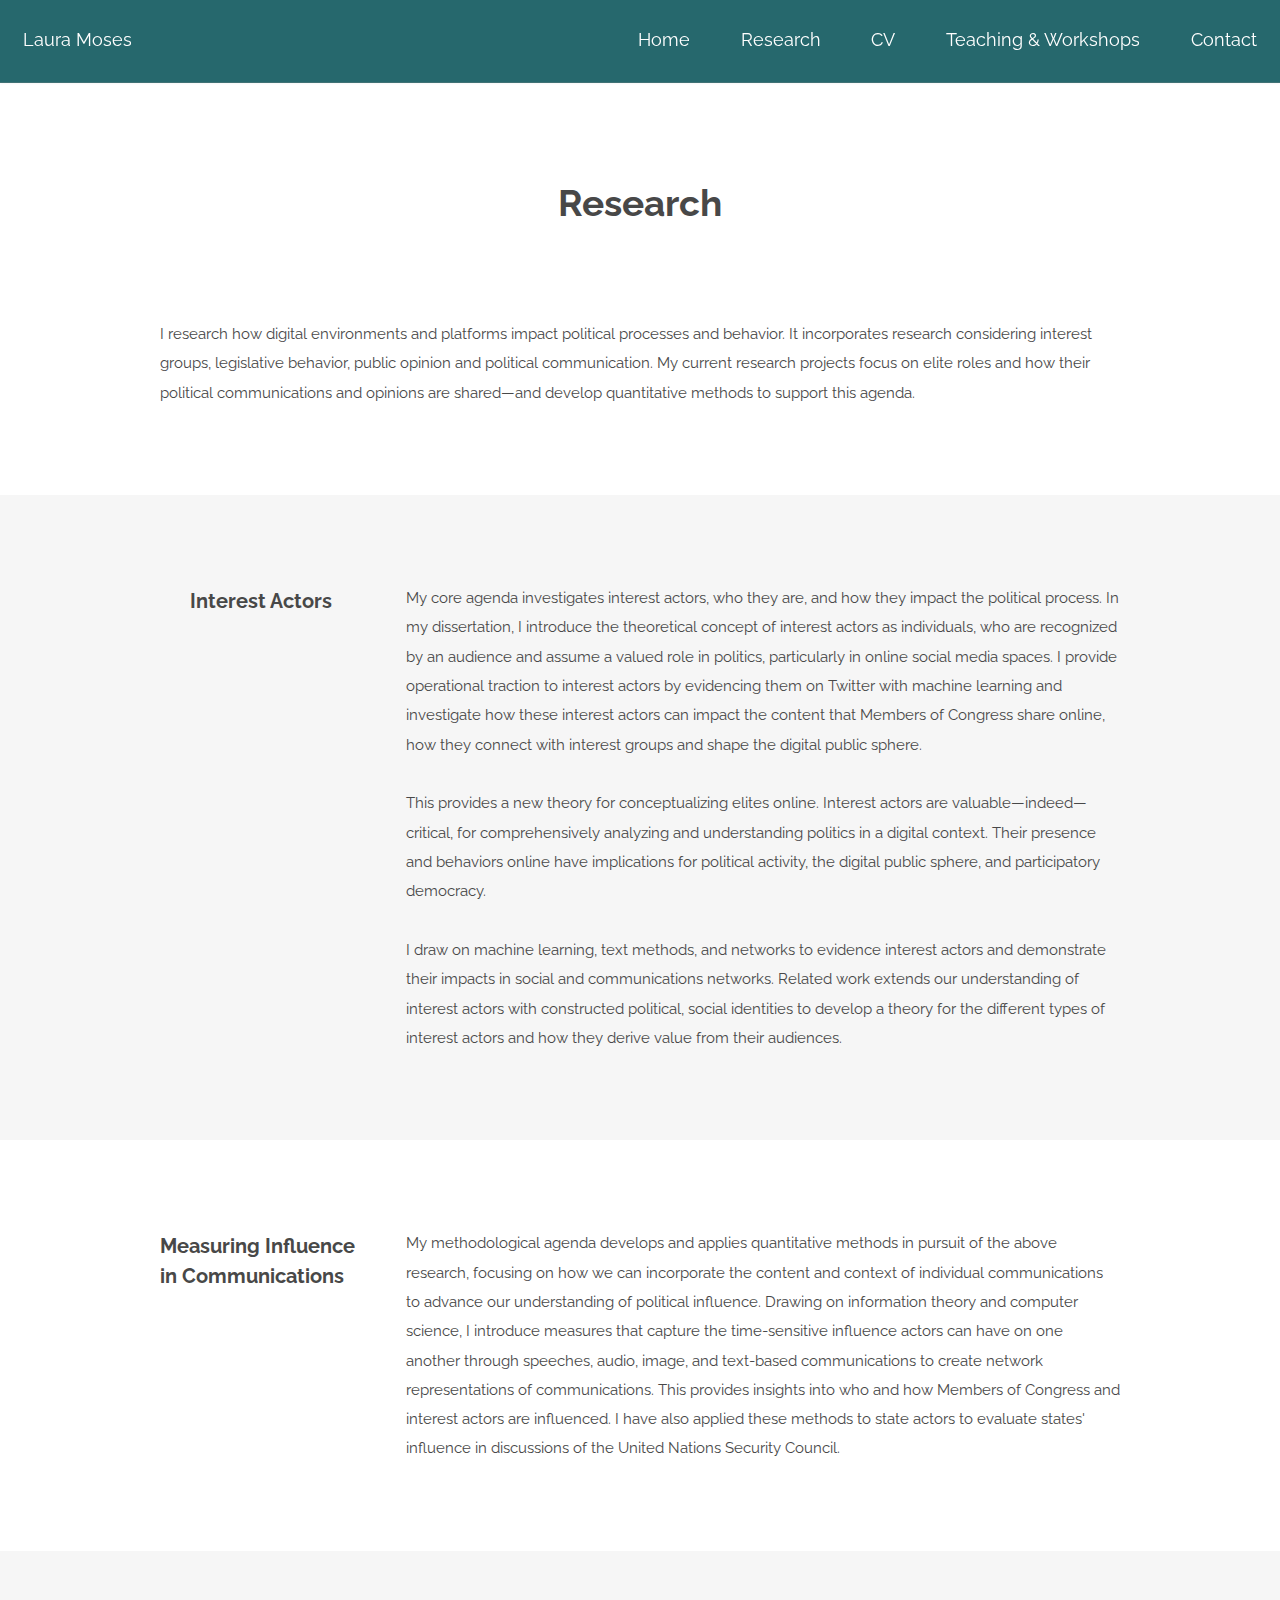
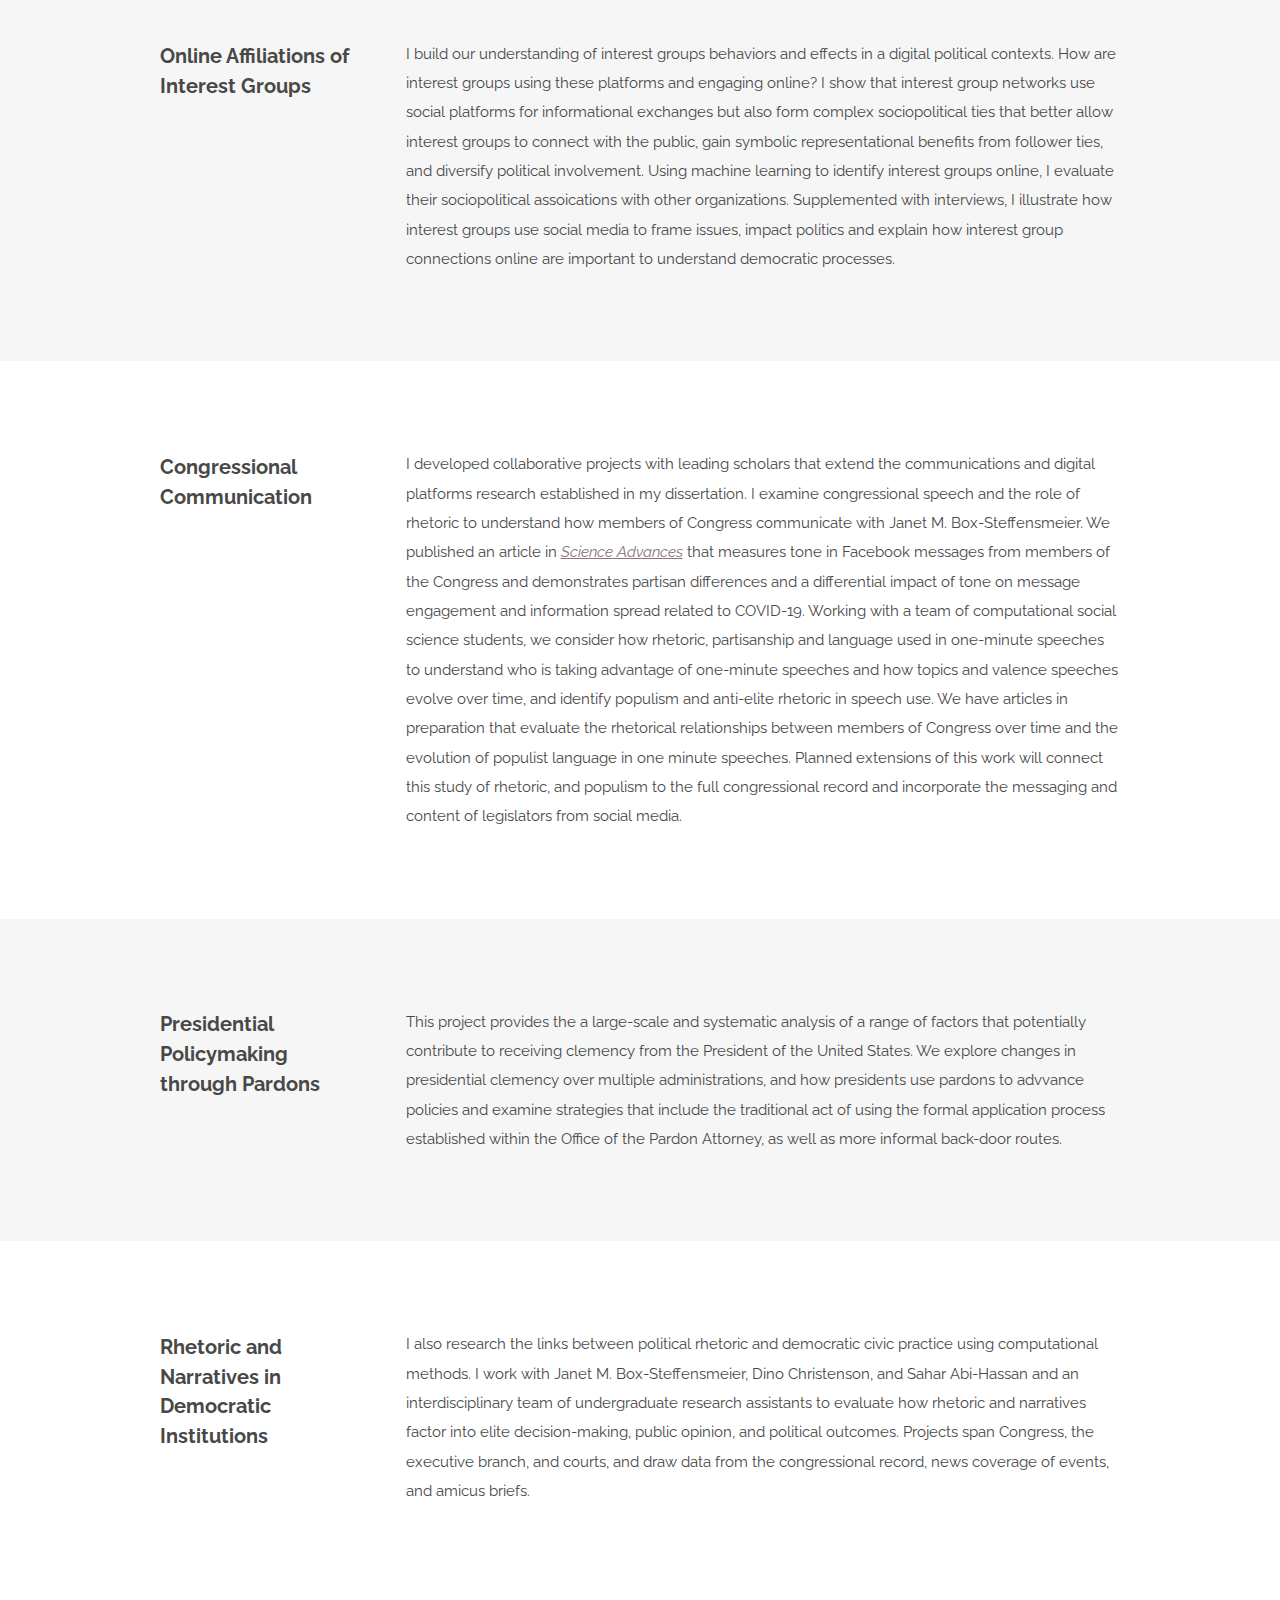
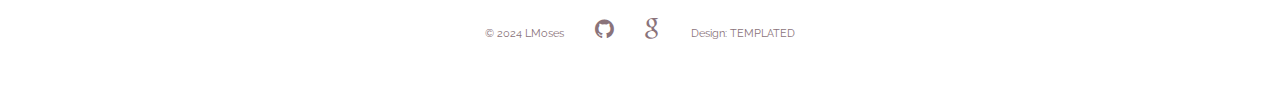
<file: research.html>
<!DOCTYPE HTML>
<!--
    Spatial by TEMPLATED
    templated.co @templatedco
    Released for free under the Creative Commons Attribution 3.0 license (templated.co/license)
-->
<html>
    <head>
        <title>LMoses-Research</title>
        <meta http-equiv="content-type" content="text/html; charset=utf-8" />
        <meta name="description" content="" />
        <meta name="keywords" content="" />
        <!--[if lte IE 8]><script src="js/html5shiv.js"></script><![endif]-->
        <script src="js/jquery.min.js"></script>
        <script src="js/skel.min.js"></script>
        <script src="js/skel-layers.min.js"></script>
        <script src="js/init.js"></script>
        <noscript>
            <link rel="stylesheet" href="css/skel.css" />
            <link rel="stylesheet" href="css/style.css" />
            <link rel="stylesheet" href="css/style-xlarge.css" />
        </noscript>
    </head>
    <body>

        <!-- Header -->
        <header id="header">
            <h1><a href="index.html">Laura Moses</a></h1>
            <!-- <h1><strong><a href="index.html">Spatial</a></strong> by Templated</h1> -->

            <nav id="nav">
                <ul>
                    <li><a href="index.html">Home</a></li>
                    <li><a href="research.html">Research</a></li>
                    <li><a href="files/LMoses_cv.pdf">CV</a></li>
                    <!-- <li><a href="files/LMoses_resume.pdf">Résumé</a></li> -->
                    <li><a href="teaching.html">Teaching & Workshops</a></li>
                    <li><a href="contact.html">Contact</a></li>
                    <!-- TO DO: ADD HOW TO/ADVICE PAGE<li><a href="teaching.html">Teaching & Workshops</a></li> -->

                </ul>
            </nav>
        </header>
        
        <!-- Main -->
        <section id="r_main" class="wrapper">
            <div class="container">
                <header class="major special">
                    <h2>Research</h2>
                </header>
                
                <p>I research how digital environments and platforms impact political processes and behavior. It incorporates research considering interest groups, legislative behavior, public opinion and political communication. My current research projects focus on elite roles and how their political communications and opinions are shared—and develop quantitative methods to support this agenda. </p>

            </div>
        </section>

                <!-- Interest Actors -->
                <section id="r_interestactors" class="wrapper style2">
                    <div class="container">
                        <div class="row 100%">
                            <div class="3u 12u$(medium)">
                                <div class="image center">
                                    <header>
                                        <h3>Interest Actors</h3>
                                    </header>
                                    <!-- <img src="images/socialmedianet.png"  alt="" /> -->
                                </div>
                            </div>
                            <div class="9u 12u$(medium)">
                                <p>My core agenda investigates interest actors, who they are, and how they impact the political process. In my dissertation, I introduce the theoretical concept of interest actors as individuals, who are recognized by an audience and assume a valued role in politics, particularly in online social media spaces. I provide operational traction to interest actors by evidencing them on Twitter with machine learning and investigate how these interest actors can impact the content that Members of Congress share online, how they connect with interest groups and shape the digital public sphere.</p>
                                
                                <p>This provides a new theory for conceptualizing elites online. Interest actors are valuable—indeed—critical, for comprehensively analyzing and understanding politics in a digital context. Their presence and behaviors online have implications for political activity, the digital public sphere, and participatory democracy. </p>

                                <p>I draw on machine learning, text methods, and networks to evidence interest actors and demonstrate their impacts in social and communications networks. Related work extends our understanding of interest actors with constructed political, social identities to develop a theory for the different types of interest actors and how they derive value from their audiences. </p>
                            </div>
                        </div>
                    </div>
                </section>


                <!-- Public Spheres -->
                <section id="r_directedinfo" class="wrapper style1">
                    <div class="container">
                        <div class="row 100%">
                            <div class="3u 12u$(medium)">
                                <div class="image center">
                                    <header>
                                        <h3>Measuring Influence in Communications</h3>
                                    </header>
                                    <!-- <img src="images/socialmedianet.png"  alt="" /> -->
                                </div>
                            </div>
                            <div class="9u 12u$(medium)">
                                <p>My methodological agenda develops and applies quantitative methods in pursuit of the above research, focusing on how we can incorporate the content and context of individual communications to advance our understanding of political influence. Drawing on information theory and computer science, I introduce measures that capture the time-sensitive influence actors can have on one another through speeches, audio, image, and text-based communications to create network representations of communications. This provides insights into who and how Members of Congress and interest actors are influenced. I have also applied these methods to state actors to evaluate states' influence in discussions of the United Nations Security Council.
                                </p>
                            </div>
                        </div>
                    </div>
                </section>

                <!-- Interest Groups on Twitter -->
                <section id="r_interestgroups" class="wrapper style2">
                    <div class="container">
                        <div class="row 100%">
                            <div class="3u 12u$(medium)">
                                <div class="image center">
                                    <header>
                                        <h3>Online Affiliations of Interest Groups </h3>
                                        <!-- <p>How are interest groups connecting and utilizing social media?</p> -->
                                    </header>
                                    <!-- <img src="images/interestgroups.png"  alt="" /> -->
                                </div>
                            </div>
                            <div class="9u 12u$(medium)">
                                <p>I build our understanding of interest groups behaviors and effects in a digital political contexts. How are interest groups using these platforms and engaging online? I show that interest group networks use social platforms for informational exchanges but also form complex sociopolitical ties that better allow interest groups to connect with the public, gain symbolic representational benefits from follower ties, and diversify political involvement. Using machine learning to identify interest groups online, I evaluate their sociopolitical assoications with other organizations. Supplemented with interviews, I illustrate how interest groups use social media to frame issues, impact politics and explain how interest group connections online are important to understand democratic processes. </p>
                            </div>
                        </div>
                    </div>
                </section>

                <!-- MCS -->
                <section id="r_congress" class="wrapper style1">
                    <div class="container" >
                        <div class="row 100%">
                            <div class="3u 12u$(medium)">
                                <div class="image center">
                                    <header>
                                        <h3>Congressional Communication </h3>
                                    </header>
                                    <!-- <img src="images/sa_media_img_1.jpeg"  alt="" /> -->
                                </div>
                            </div>
                            <div class="9u 12u$(medium)">
                                <p> I developed collaborative projects with leading scholars that extend the communications and digital platforms research established in my dissertation. I examine congressional speech and the role of rhetoric  to understand how members of Congress communicate with Janet M. Box-Steffensmeier. We published an article in <em><a href="https://www.science.org/doi/10.1126/sciadv.abg2898">Science Advances</a> </em>that measures tone in Facebook messages from members of the Congress and demonstrates partisan differences and a differential impact of tone on message engagement and information spread related to COVID-19. Working with a team of computational social science students, we consider how rhetoric, partisanship and language used in one-minute speeches to understand who is taking advantage of one-minute speeches and how topics and valence speeches evolve over time, and identify populism and anti-elite rhetoric in speech use. We have articles in preparation that evaluate the rhetorical relationships between members of Congress over time and the evolution of populist language in one minute speeches. Planned extensions of this work will connect this study of rhetoric, and populism to the full congressional record and incorporate the messaging and content of legislators from social media.</p>
                            </div>
                        </div>
                    </div>
                </section>

                <!-- Pardons   -->
                <section id="r_pardons" class="wrapper style2">  
                    <div class="container" >
                        <div class="row 100%">
                            <div class="3u 12u$(medium)">
                                <div class="image center">
                                    <header>
                                        <h3>Presidential Policymaking through Pardons</h3>
                                        <!-- <p><em>with Janet M. Box-Steffensmeier, Dino Christenson and Sahar Abi-Hassan </em> </p> -->
                                    </header>
                                    <!-- <img src="images/speeches.png"  alt="" /> -->
                                </div>
                            </div>
                            <div class="9u 12u$(medium)">
                                <p> This project provides the a large-scale and systematic analysis of a range of factors that potentially contribute to receiving clemency from the President of the United States. We explore changes in presidential clemency over multiple administrations, and how presidents use pardons to advvance policies and examine strategies that include the traditional act of using the formal application process established within the Office of the Pardon Attorney, as well as more informal back-door routes.
                                 </p>
                            </div>
                        </div>
                    </div>
                </section>

 <!-- MCS -->
 <section id="r_congress" class="wrapper style1">
    <div class="container" >
        <div class="row 100%">
            <div class="3u 12u$(medium)">
                <div class="image center">
                    <header>
                        <h3>Rhetoric and Narratives in Democratic Institutions</h3>
                        <!-- <p><em>with Janet M. Box-Steffensmeier, Dino Christenson and Sahar Abi-Hassan </em> </p> -->
                    </header>
                    <!-- <img src="images/speeches.png"  alt="" /> -->
                </div>
            </div>
            <div class="9u 12u$(medium)">
                <p>I also research the links between political rhetoric and democratic civic practice using computational methods. I work with Janet M. Box-Steffensmeier, Dino Christenson, and Sahar Abi-Hassan and an interdisciplinary team of undergraduate research assistants to evaluate how rhetoric and narratives factor into elite decision-making, public opinion, and political outcomes. Projects span Congress, the executive branch, and courts, and draw data from the congressional record, news coverage of events, and amicus briefs. </p>
            </div>
        </div>
    </div>
</section>
                    <!-- Suggests
                    <section id="r_suggests" class="wrapper style1">  
                        <div class="container" >
                            <div class="row 100%">
                                <div class="3u 12u$(medium)">
                                    <div class="image center">
                                        <img src="images/suggests.png"  alt="" />
                                    </div>
                                </div>
                                <div class="9u 12u$(medium)">
                                    <header>
                                        <h3>Query in Public Opinion</h3>
                                    </header>
                                    <p> </p>
                                </div>
                            </div>
                        </div>
                    </section>
     -->
        <!-- Footer -->
        <footer id="footer">
            <div class="container">
                <ul class="icons">
                    <li>&copy; 2024 LMoses</li>
                    <li><a href="https://github.com/lmmoses" class="icon fa-github"></a></li>
                    <li><a href="#" class="icon fa-google"></a></li>
                    <!-- <li><a href="https://twitter.com/_lmmoses" class="icon fa-twitter"></a></li> -->
                    <li>Design: TEMPLATED</li>
            </div>
        </footer>

    </body>
</html>
</file>
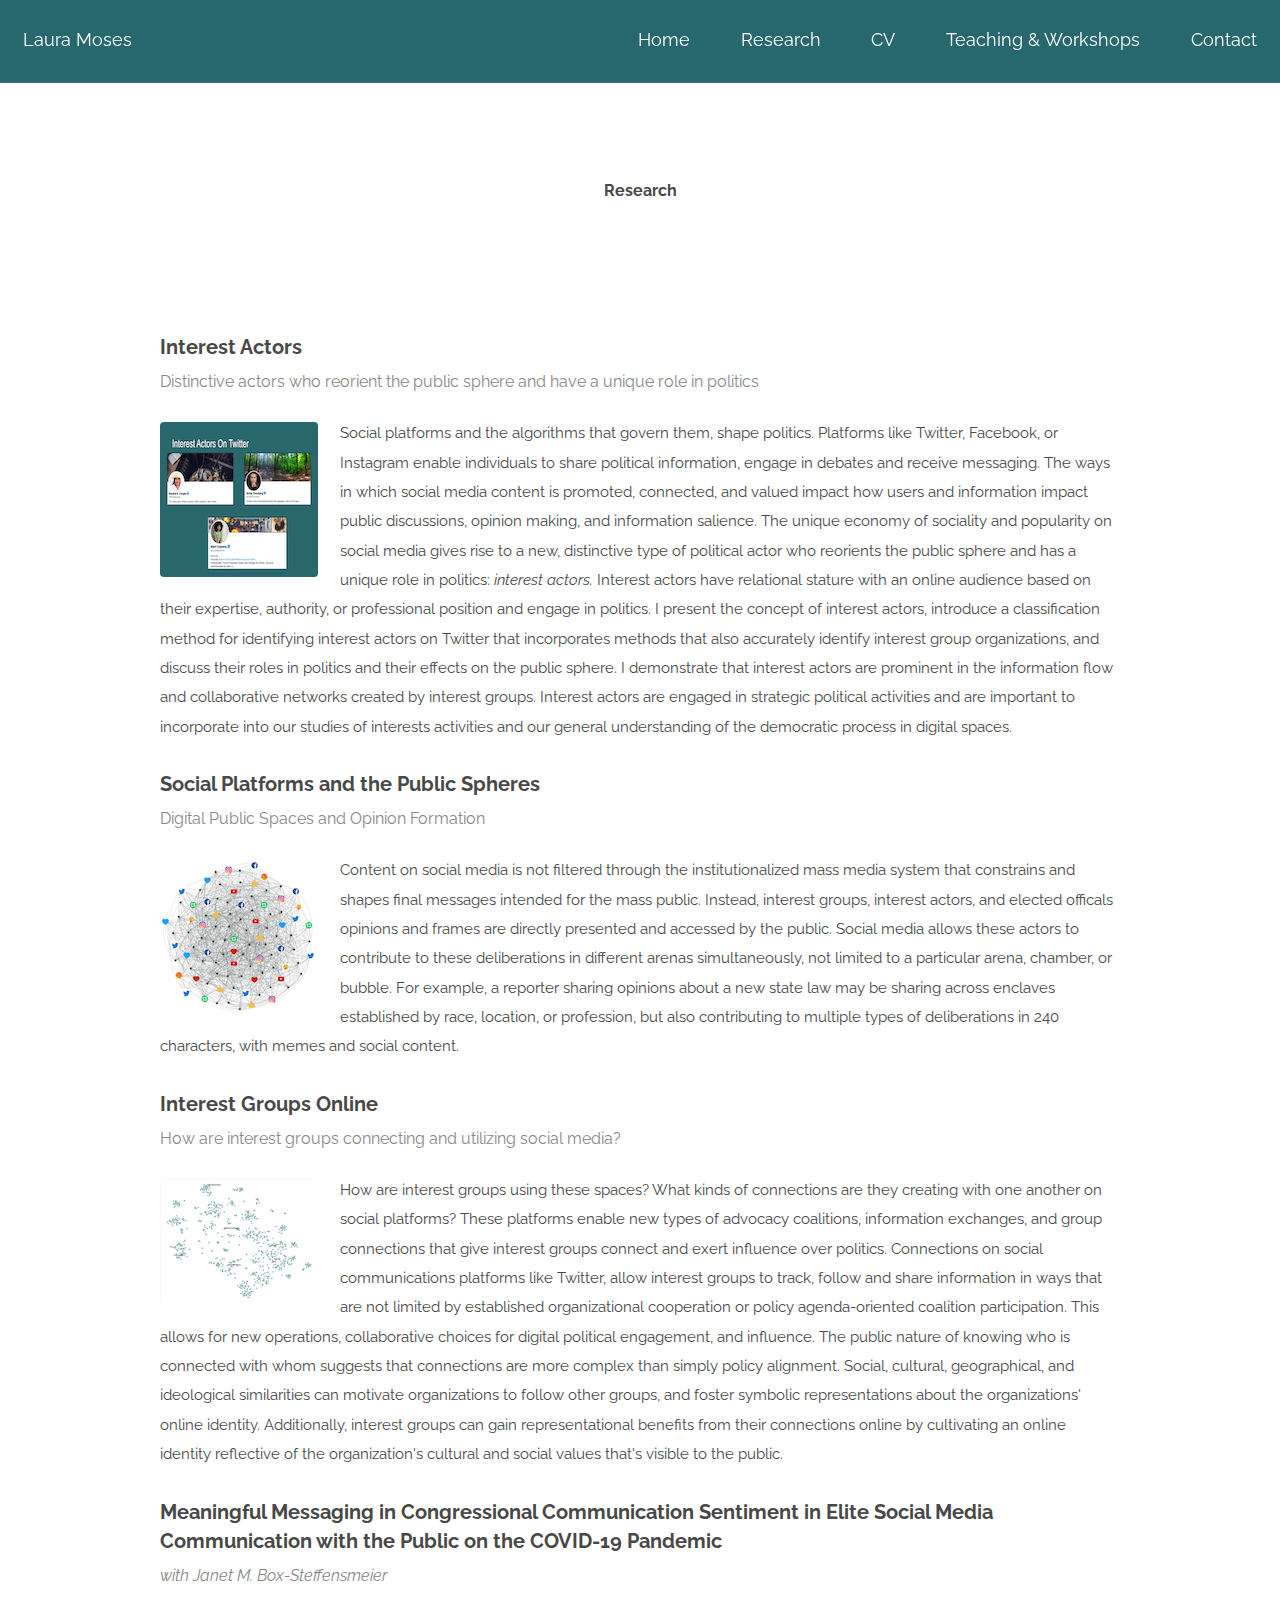
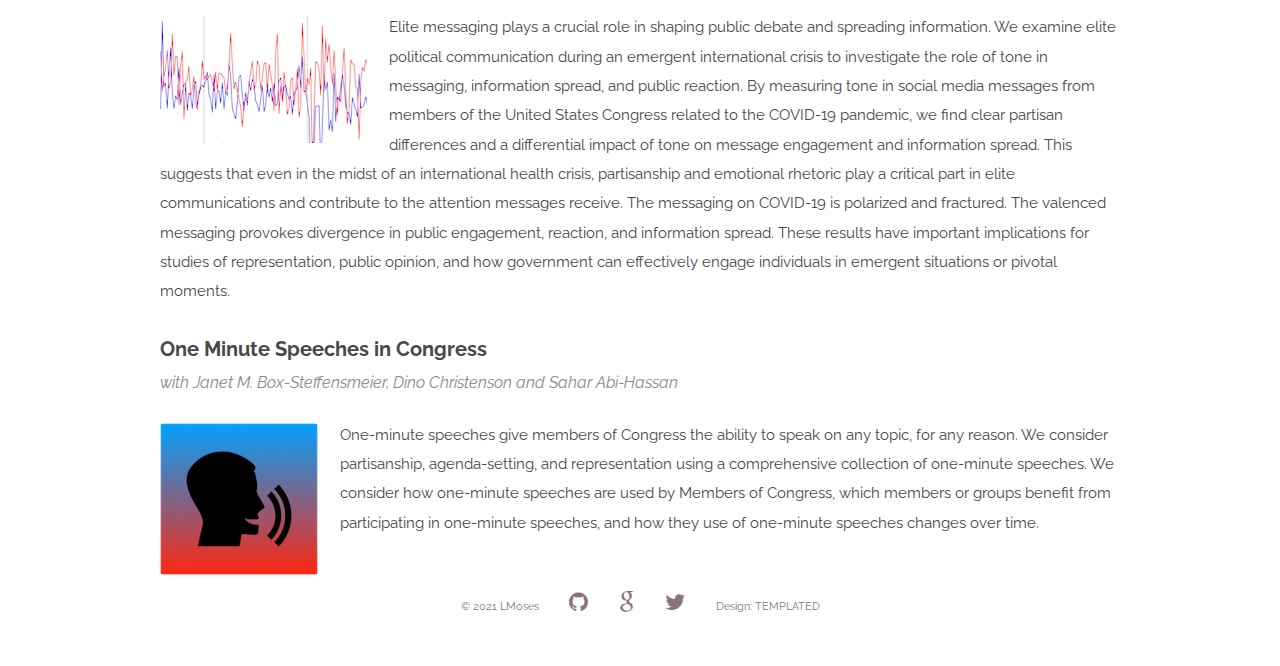
<file: research_new.html>
<!DOCTYPE HTML>
<!--
    Spatial by TEMPLATED
    templated.co @templatedco
    Released for free under the Creative Commons Attribution 3.0 license (templated.co/license)
-->
<html>
    <head>
        <title>LMoses-Research</title>
        <meta http-equiv="content-type" content="text/html; charset=utf-8" />
        <meta name="description" content="" />
        <meta name="keywords" content="" />
        <!--[if lte IE 8]><script src="js/html5shiv.js"></script><![endif]-->
        <script src="js/jquery.min.js"></script>
        <script src="js/skel.min.js"></script>
        <script src="js/skel-layers.min.js"></script>
        <script src="js/init.js"></script>
        <noscript>
            <link rel="stylesheet" href="css/skel.css" />
            <link rel="stylesheet" href="css/style.css" />
            <link rel="stylesheet" href="css/style-xlarge.css" />
        </noscript>
    </head>
    <body>

    <!-- Header -->
    <header id="header">
        <h1> Laura Moses</h1>
        <!-- <h1><strong><a href="index.html">Spatial</a></strong> by Templated</h1> -->

        <nav id="nav">
            <ul>
                <li><a href="index.html">Home</a></li>
                <li><a href="research.html">Research</a></li>
                <li><a href="files/cv.pdf">CV</a></li>
                <li><a href="teaching.html">Teaching & Workshops</a></li>
                <li><a href="contact.html">Contact</a></li>
                <!-- TO DO: ADD HOW TO/ADVICE PAGE<li><a href="teaching.html">Teaching & Workshops</a></li> -->

            </ul>
        </nav>
    </header>
    <!-- Main -->
    
    <section id="r_main" class="wrapper">
        <div class="container">
            <header class="major special">
                <h4>Research</h4>
                <!-- <p> Dissertation & Current Projects</p> -->
            </header>
        </div>
    </section>
    <!-- Interest Actors -->
        <section id="r_interestactors">
            <div class="container">
                <header>
                    <h3>Interest Actors</h3>
                    <p>Distinctive actors who reorient the public sphere and have a unique role in politics</p>
                </header>
            <span class="image left"><img src="images/interest_actors.jpeg" alt="" /></span> Social platforms and the algorithms that govern them, shape politics. Platforms like Twitter, Facebook, or Instagram enable individuals to share political information, engage in debates and receive messaging. The ways in which social media content is promoted, connected, and valued impact how users and information impact public discussions, opinion making, and information salience. The unique economy of sociality and popularity on social media gives rise to a new, distinctive type of political actor who reorients the public sphere and has a unique role in politics: <em>interest actors. </em> Interest actors have relational stature with an online audience based on their expertise, authority, or professional position and engage in politics. I present the concept of interest actors, introduce a classification method for identifying interest actors on Twitter that incorporates methods that also accurately identify interest group organizations, and discuss their roles in politics and their effects on the public sphere. I demonstrate that interest actors are prominent in the information flow and collaborative networks created by interest groups. Interest actors are engaged in strategic political activities and are important to incorporate into our studies of interests activities and our general understanding of the democratic process in digital spaces.</p>
        </div>
        </section>

    <!-- Public Spheres -->
    <section id="r_publicsphere">
        <div class="container">
            <header>
                <h3>Social Platforms and the Public Spheres</h3>
                <p>Digital Public Spaces and Opinion Formation</p>
            </header>
            <p><span class="image left"><img src="images/socialmedianet.png" alt="" /></span>Content on social media is not filtered through the institutionalized mass media system that constrains and shapes final messages intended for the mass public. Instead, interest groups, interest actors, and elected officals opinions and frames are directly presented and accessed by the public. Social media allows these actors to contribute to these deliberations in different arenas simultaneously, not limited to a particular arena, chamber, or bubble. For example, a reporter sharing opinions about a new state law may be sharing across enclaves established by race, location, or profession, but also contributing to multiple types of deliberations in 240 characters, with memes and social content. </p>
        </div>
    </section>

            <!-- Interest Groups on Twitter -->
                <section id="r_interestgroups">
                <div class="container" >
                    <header>
                    <h3>Interest Groups Online </h3>
                    <p>How are interest groups connecting and utilizing social media?</p>
                </header>
                <p><span class="image left"><img src="images/interestgroups.png" alt="" /></span>How are interest groups using these spaces? What kinds of connections are they creating with one another on social platforms? These platforms enable new types of advocacy coalitions, information exchanges, and group connections that give interest groups connect and exert influence over politics. Connections on social communications platforms like Twitter, allow interest groups to track, follow and share information in ways that are not limited by established organizational cooperation or policy agenda-oriented coalition participation. This allows for new operations, collaborative choices for digital political engagement, and influence. The public nature of knowing who is connected with whom suggests that connections are more complex than simply policy alignment. Social, cultural, geographical, and ideological similarities can motivate organizations to follow other groups, and foster symbolic representations about the organizations' online identity. Additionally, interest groups can gain representational benefits from their connections online by cultivating an online identity reflective of the organization's cultural and social values that's visible to the public.
                </p>
                </div>
                </section>

            <!-- MCS -->
                <section id="r_congress">
                <div class="container" >
                    <header>
                    <h3>Meaningful Messaging in Congressional Communication Sentiment in Elite Social Media Communication with the Public on the COVID-19 Pandemic </h3>
                    <p> <em>with Janet M. Box-Steffensmeier</em> </p>
                </header>
                <p><span class="image left"><img src="images/mcs.png" alt="" /></span> Elite messaging plays a crucial role in shaping public debate and spreading information. We examine elite political communication during an emergent international crisis to investigate the role of tone in messaging, information spread, and public reaction. By measuring tone in social media messages from members of the United States Congress related to the COVID-19 pandemic, we find clear partisan differences and a differential impact of tone on message engagement and information spread. This suggests that even in the midst of an international health crisis, partisanship and emotional rhetoric play a critical part in elite communications and contribute to the attention messages receive. The messaging on COVID-19 is polarized and fractured. The valenced messaging provokes divergence in public engagement, reaction, and information spread. These results have important implications for studies of representation, public opinion, and how government can effectively engage individuals in emergent situations or pivotal moments.</p>
                </div>
                </section>
            <!-- One Min Speeches -->
            <section id="r_speeches">
                <div class="container" >
                    <header>
                    <h3>One Minute Speeches in Congress</h3>
                    <p><em>with Janet M. Box-Steffensmeier, Dino Christenson and Sahar Abi-Hassan </em> </p>
                </header>
                <p><span class="image left"><img src="images/speeches.png" alt="" /></span>
                    One-minute speeches give members of Congress the ability to speak on any topic, for any reason. We consider partisanship, agenda-setting, and representation using a comprehensive collection of one-minute speeches. We consider how one-minute speeches are used by Members of Congress, which members or groups benefit from participating in one-minute speeches, and how they use of one-minute speeches changes over time. </p>
                </div>
                </section>


                    <!-- Suggests -->
            <!-- <section id="r_congress">
            <div class="container" >
            <header>
            <h3>Query in Public Opinion</h3>
            <p><em>with Jon Green</em> </p>
            </header>
            <p><span class="image left"><img src="images/suggests.png" alt="" /></span>
            One minute speeches give members of Congress the ability to speak on any topic, for any reason. We consdier partisanship, agenda-setting, and representation using a comprhensive collection of Congress are one-minute speeches (OMS). We consider how OMS are used by Members of Congress, which members or groups benefit from participating in OMS and how the use of OMS speeches changes over time. </p>
        </div>
        </section> -->
            <!-- Footer -->
    <footer id="footer">
        <div class="container">
            <ul class="icons">
                <li>&copy; 2021 LMoses</li>
                <li><a href="https://github.com/lmmoses" class="icon fa-github"></a></li>
                <li><a href="#" class="icon fa-google"></a></li>
                <li><a href="https://twitter.com/_lmmoses" class="icon fa-twitter"></a></li>
                <li>Design: TEMPLATED</li>
        </div>
    </footer>

    </body>
</html>
</file>
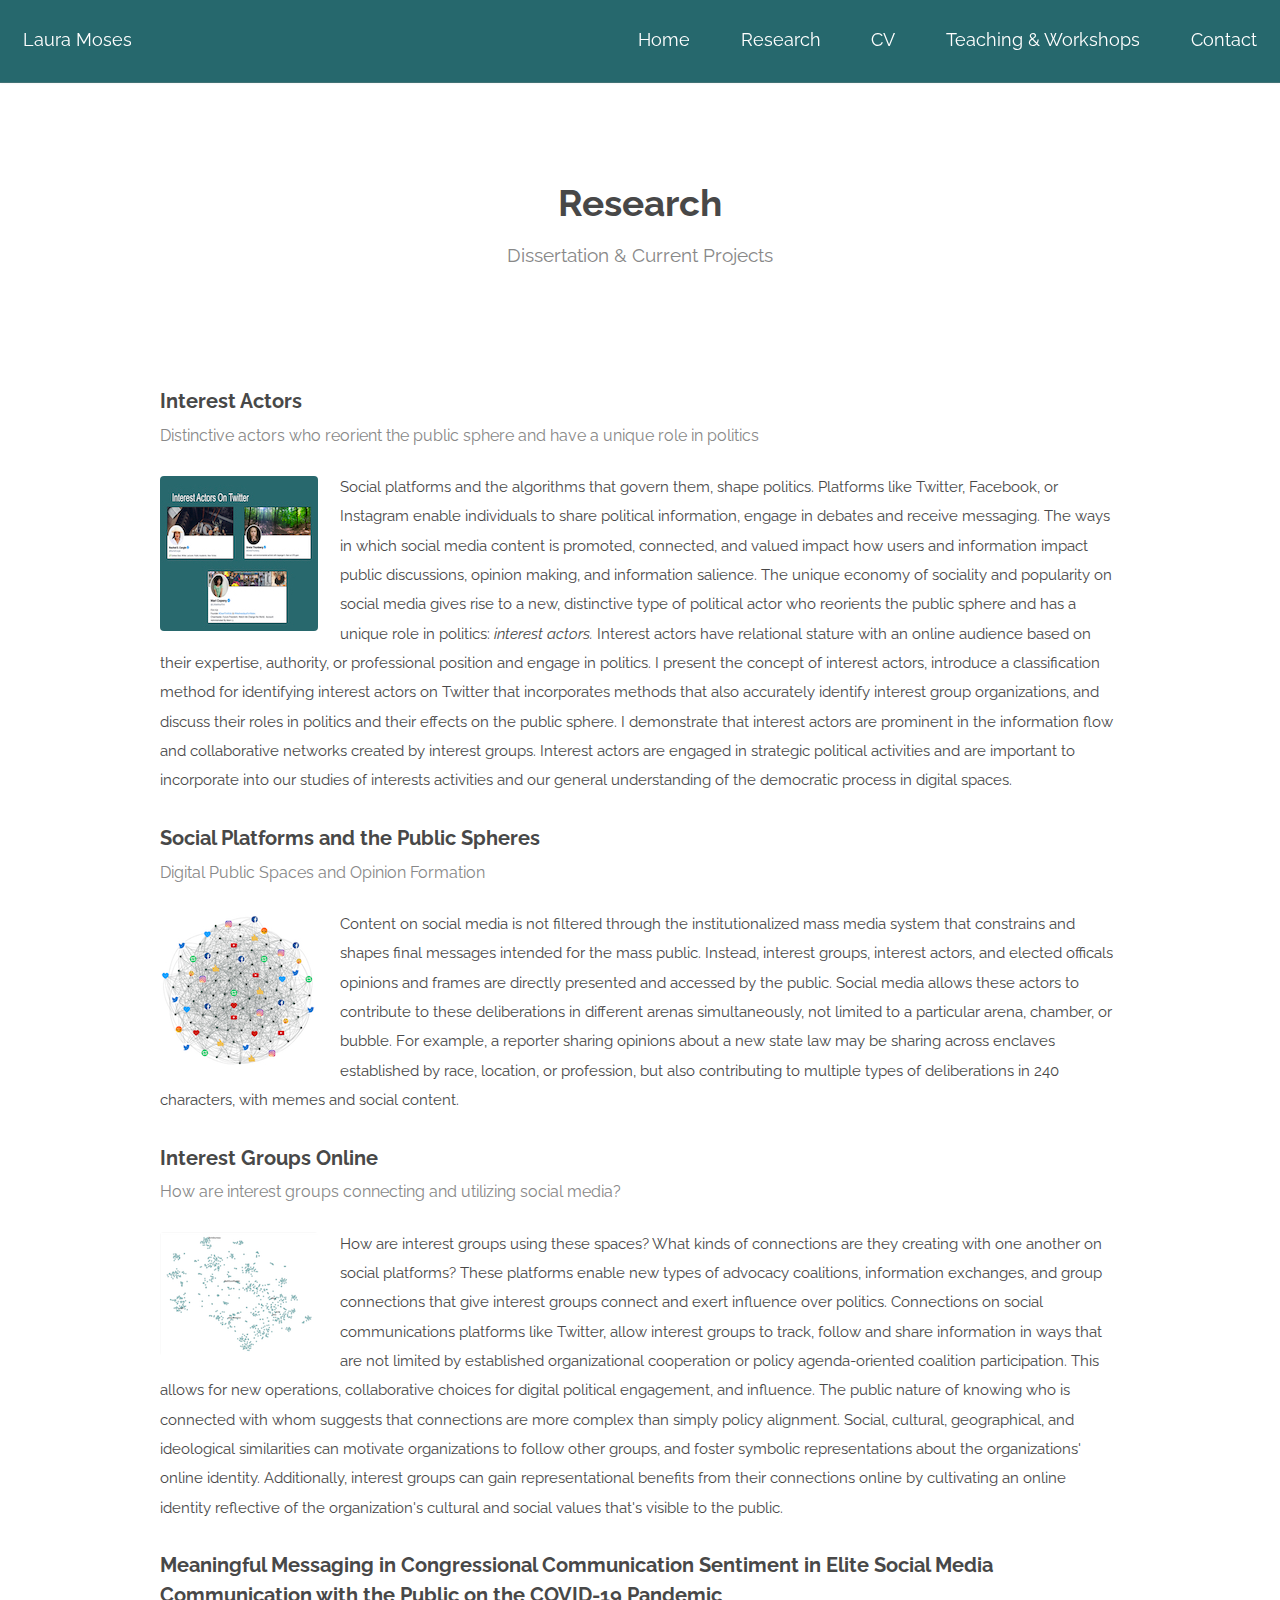
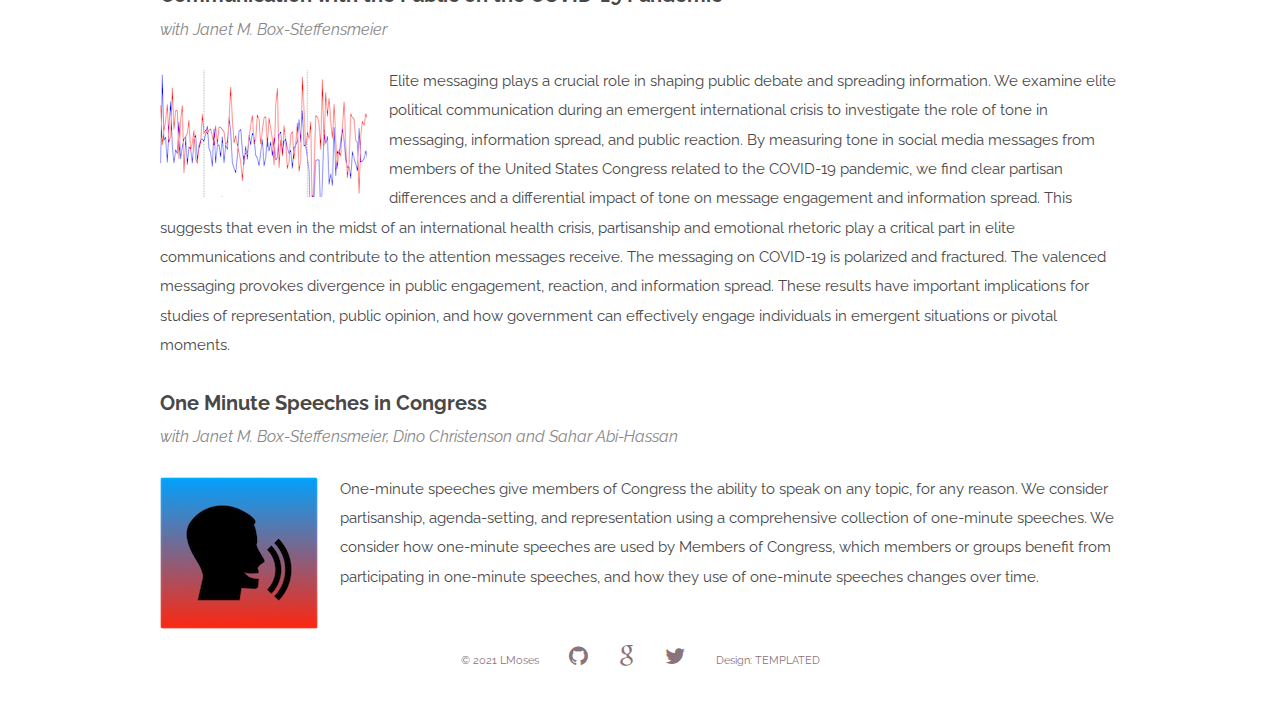
<file: research_old.html>
<!DOCTYPE HTML>
<!--
    Spatial by TEMPLATED
    templated.co @templatedco
    Released for free under the Creative Commons Attribution 3.0 license (templated.co/license)
-->
<html>
    <head>
        <title>LMoses-Research</title>
        <meta http-equiv="content-type" content="text/html; charset=utf-8" />
        <meta name="description" content="" />
        <meta name="keywords" content="" />
        <!--[if lte IE 8]><script src="js/html5shiv.js"></script><![endif]-->
        <script src="js/jquery.min.js"></script>
        <script src="js/skel.min.js"></script>
        <script src="js/skel-layers.min.js"></script>
        <script src="js/init.js"></script>
        <noscript>
            <link rel="stylesheet" href="css/skel.css" />
            <link rel="stylesheet" href="css/style.css" />
            <link rel="stylesheet" href="css/style-xlarge.css" />
        </noscript>
    </head>
    <body>

    <!-- Header -->
    <header id="header">
        <h1> Laura Moses</h1>
        <!-- <h1><strong><a href="index.html">Spatial</a></strong> by Templated</h1> -->

        <nav id="nav">
            <ul>
                <li><a href="index.html">Home</a></li>
                <li><a href="research.html">Research</a></li>
                <li><a href="files/cv.pdf">CV</a></li>
                <li><a href="teaching.html">Teaching & Workshops</a></li>
                <li><a href="contact.html">Contact</a></li>
                <!-- TO DO: ADD HOW TO/ADVICE PAGE<li><a href="teaching.html">Teaching & Workshops</a></li> -->

            </ul>
        </nav>
    </header>
    <!-- Main -->
    <section id="r_main" class="wrapper">
        <div class="container">

            <header class="major special">
                <h2>Research</h2>
                <p> Dissertation & Current Projects</p>
            </header>
        </div>
    </section>
    <!-- Interest Actors -->
        <section id="r_interestactors">
            <div class="container">
                <header>
                    <h3>Interest Actors</h3>
                    <p>Distinctive actors who reorient the public sphere and have a unique role in politics</p>
                </header>
            <span class="image left"><img src="images/interest_actors.jpeg" alt="" /></span> Social platforms and the algorithms that govern them, shape politics. Platforms like Twitter, Facebook, or Instagram enable individuals to share political information, engage in debates and receive messaging. The ways in which social media content is promoted, connected, and valued impact how users and information impact public discussions, opinion making, and information salience. The unique economy of sociality and popularity on social media gives rise to a new, distinctive type of political actor who reorients the public sphere and has a unique role in politics: <em>interest actors. </em> Interest actors have relational stature with an online audience based on their expertise, authority, or professional position and engage in politics. I present the concept of interest actors, introduce a classification method for identifying interest actors on Twitter that incorporates methods that also accurately identify interest group organizations, and discuss their roles in politics and their effects on the public sphere. I demonstrate that interest actors are prominent in the information flow and collaborative networks created by interest groups. Interest actors are engaged in strategic political activities and are important to incorporate into our studies of interests activities and our general understanding of the democratic process in digital spaces.</p>
            </div>
        </section>

    <!-- Public Spheres -->
    <section id="r_publicsphere">
        <div class="container">
            <header>
                <h3>Social Platforms and the Public Spheres</h3>
                <p>Digital Public Spaces and Opinion Formation</p>
            </header>
            <p><span class="image left"><img src="images/socialmedianet.png" alt="" /></span>Content on social media is not filtered through the institutionalized mass media system that constrains and shapes final messages intended for the mass public. Instead, interest groups, interest actors, and elected officals opinions and frames are directly presented and accessed by the public. Social media allows these actors to contribute to these deliberations in different arenas simultaneously, not limited to a particular arena, chamber, or bubble. For example, a reporter sharing opinions about a new state law may be sharing across enclaves established by race, location, or profession, but also contributing to multiple types of deliberations in 240 characters, with memes and social content. </p>
        </div>
    </section>

            <!-- Interest Groups on Twitter -->
                <section id="r_interestgroups">
                <div class="container" >
                    <header>
                    <h3>Interest Groups Online </h3>
                    <p>How are interest groups connecting and utilizing social media?</p>
                </header>
                <p><span class="image left"><img src="images/interestgroups.png" alt="" /></span>How are interest groups using these spaces? What kinds of connections are they creating with one another on social platforms? These platforms enable new types of advocacy coalitions, information exchanges, and group connections that give interest groups connect and exert influence over politics. Connections on social communications platforms like Twitter, allow interest groups to track, follow and share information in ways that are not limited by established organizational cooperation or policy agenda-oriented coalition participation. This allows for new operations, collaborative choices for digital political engagement, and influence. The public nature of knowing who is connected with whom suggests that connections are more complex than simply policy alignment. Social, cultural, geographical, and ideological similarities can motivate organizations to follow other groups, and foster symbolic representations about the organizations' online identity. Additionally, interest groups can gain representational benefits from their connections online by cultivating an online identity reflective of the organization's cultural and social values that's visible to the public.
                </p>
                </div>
                </section>

            <!-- MCS -->
                <section id="r_congress">
                <div class="container" >
                    <header>
                    <h3>Meaningful Messaging in Congressional Communication Sentiment in Elite Social Media Communication with the Public on the COVID-19 Pandemic </h3>
                    <p> <em>with Janet M. Box-Steffensmeier</em> </p>
                </header>
                <p><span class="image left"><img src="images/mcs.png" alt="" /></span> Elite messaging plays a crucial role in shaping public debate and spreading information. We examine elite political communication during an emergent international crisis to investigate the role of tone in messaging, information spread, and public reaction. By measuring tone in social media messages from members of the United States Congress related to the COVID-19 pandemic, we find clear partisan differences and a differential impact of tone on message engagement and information spread. This suggests that even in the midst of an international health crisis, partisanship and emotional rhetoric play a critical part in elite communications and contribute to the attention messages receive. The messaging on COVID-19 is polarized and fractured. The valenced messaging provokes divergence in public engagement, reaction, and information spread. These results have important implications for studies of representation, public opinion, and how government can effectively engage individuals in emergent situations or pivotal moments.</p>
                </div>
                </section>
            <!-- One Min Speeches -->
            <section id="r_speeches">
                <div class="container" >
                    <header>
                    <h3>One Minute Speeches in Congress</h3>
                    <p><em>with Janet M. Box-Steffensmeier, Dino Christenson and Sahar Abi-Hassan </em> </p>
                </header>
                <p><span class="image left"><img src="images/speeches.png" alt="" /></span>
                    One-minute speeches give members of Congress the ability to speak on any topic, for any reason. We consider partisanship, agenda-setting, and representation using a comprehensive collection of one-minute speeches. We consider how one-minute speeches are used by Members of Congress, which members or groups benefit from participating in one-minute speeches, and how they use of one-minute speeches changes over time. </p>
                </div>
                </section>


                    <!-- Suggests -->
            <!-- <section id="r_congress">
            <div class="container" >
            <header>
            <h3>Query in Public Opinion</h3>
            <p><em>with Jon Green</em> </p>
            </header>
            <p><span class="image left"><img src="images/suggests.png" alt="" /></span>
            One minute speeches give members of Congress the ability to speak on any topic, for any reason. We consdier partisanship, agenda-setting, and representation using a comprhensive collection of Congress are one-minute speeches (OMS). We consider how OMS are used by Members of Congress, which members or groups benefit from participating in OMS and how the use of OMS speeches changes over time. </p>
        </div>
        </section> -->
            <!-- Footer -->
    <footer id="footer">
        <div class="container">
            <ul class="icons">
                <li>&copy; 2021 LMoses</li>
                <li><a href="https://github.com/lmmoses" class="icon fa-github"></a></li>
                <li><a href="#" class="icon fa-google"></a></li>
                <li><a href="https://twitter.com/_lmmoses" class="icon fa-twitter"></a></li>
                <li>Design: TEMPLATED</li>
        </div>
    </footer>

    </body>
</html>
</file>
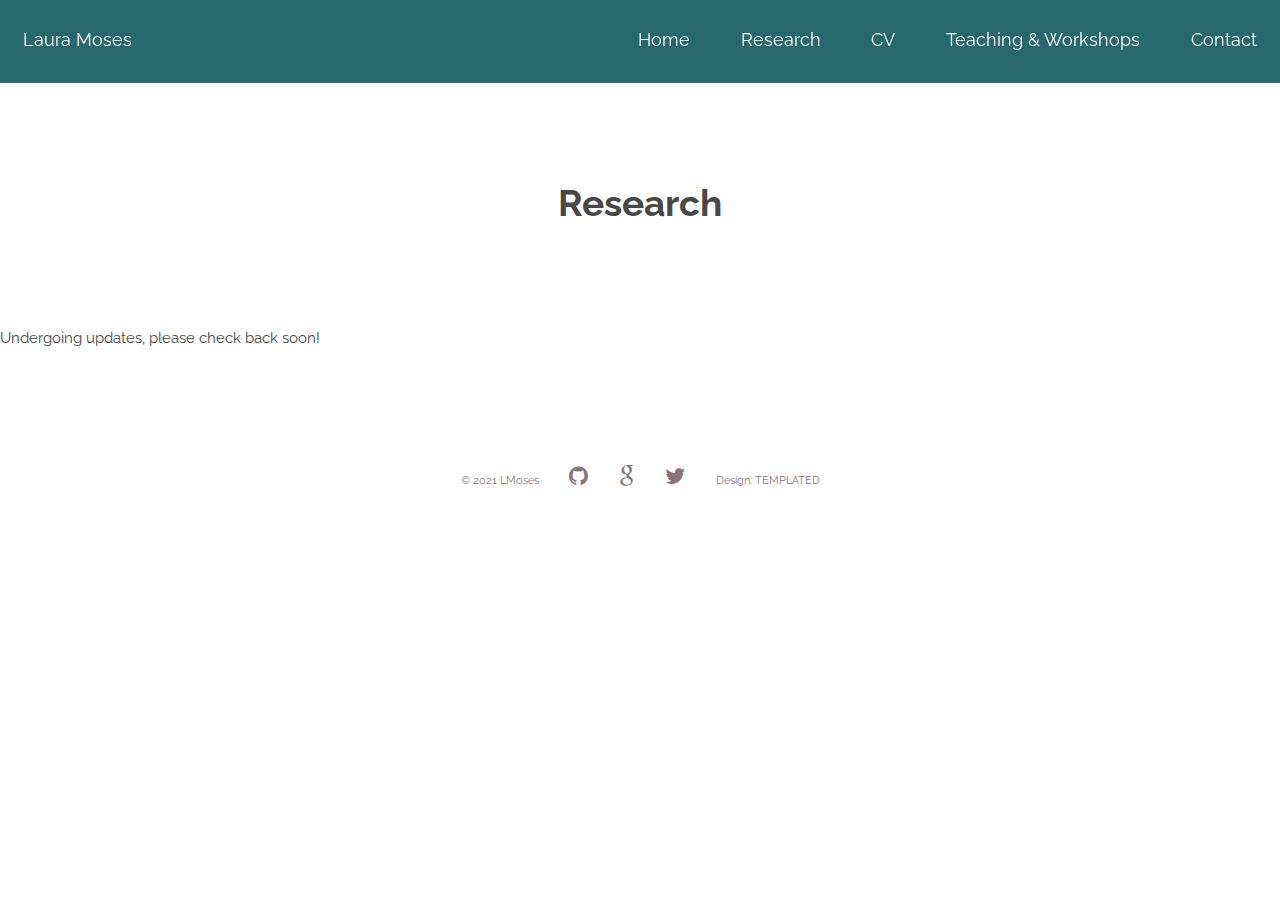
<file: research_updatesmessage.html>
<!DOCTYPE HTML>
<!--
    Spatial by TEMPLATED
    templated.co @templatedco
    Released for free under the Creative Commons Attribution 3.0 license (templated.co/license)
-->
<html>
    <head>
        <title>LMoses-Research</title>
        <meta http-equiv="content-type" content="text/html; charset=utf-8" />
        <meta name="description" content="" />
        <meta name="keywords" content="" />
        <!--[if lte IE 8]><script src="js/html5shiv.js"></script><![endif]-->
        <script src="js/jquery.min.js"></script>
        <script src="js/skel.min.js"></script>
        <script src="js/skel-layers.min.js"></script>
        <script src="js/init.js"></script>
        <noscript>
            <link rel="stylesheet" href="css/skel.css" />
            <link rel="stylesheet" href="css/style.css" />
            <link rel="stylesheet" href="css/style-xlarge.css" />
        </noscript>
    </head>
    <body>

        <!-- Header -->
        <header id="header">
            <h1><a href="index.html">Laura Moses</a></h1>
            <!-- <h1><strong><a href="index.html">Spatial</a></strong> by Templated</h1> -->

            <nav id="nav">
                <ul>
                    <li><a href="index.html">Home</a></li>
                    <li><a href="research.html">Research</a></li>
                    <li><a href="files/cv.pdf">CV</a></li>
                    <li><a href="teaching.html">Teaching & Workshops</a></li>
                    <li><a href="contact.html">Contact</a></li>
                    <!-- TO DO: ADD HOW TO/ADVICE PAGE<li><a href="teaching.html">Teaching & Workshops</a></li> -->

                </ul>
            </nav>
        </header>
        
        <!-- Main -->
        <section id="r_main" class="wrapper">
            <div class="container">
                <header class="major special" style="margin: 0 0 -7em 0;">
                    <h2 style>Research</h2>
                </header>
            </div>
        </section>
        
                <!-- Interest Actors -->
                <section id="r_interestactors" class="wrapper style1">
                    <!-- <div class="container">
                        <div class="row 100%">
                            <div class="3u 12u$(medium)">
                                <div class="image center">
                                    <img src="images/interest_actors.jpeg"  alt="" />
                                </div>
                            </div> -->
                            <!-- <div class="9u 12u$(medium)"> -->
                                <!-- <header>
                                    <h3>Interest Actors</h3>
                                    <p>Distinctive actors who reorient the public sphere and have a unique role in politics</p>
                                </header>  -->
                                <p> Undergoing updates, please check back soon! </p>
                                <!-- <p>Social platforms and the algorithms that govern them, shape politics. Platforms like Twitter, Facebook, or Instagram enable individuals to share political information, engage in debates and receive messaging. The ways in which social media content is promoted, connected, and valued impact how users and information impact public discussions, opinion making, and information salience. The unique economy of sociality and popularity on social media gives rise to a new, distinctive type of political actor who reorients the public sphere and has a unique role in politics: <em>interest actors. </em> Interest actors have relational stature with an online audience based on their expertise, authority, or professional position and engage in politics. I present the concept of interest actors, introduce a classification method for identifying interest actors on Twitter that incorporates methods that also accurately identify interest group organizations, and discuss their roles in politics and their effects on the public sphere. I demonstrate that interest actors are prominent in the information flow and collaborative networks created by interest groups. Interest actors are engaged in strategic political activities and are important to incorporate into our studies of interests activities and our general understanding of the democratic process in digital spaces.</p> -->
                            <!-- </div> -->
                        <!-- </div> -->
                    </div> 
                </section>

                <!-- Public Spheres
                <section id="r_publicsphere" class="wrapper style2">
                    <div class="container">
                        <div class="row 100%">
                            <div class="3u 12u$(medium)">
                                <div class="image center">
                                    <img src="images/socialmedianet.png"  alt="" />
                                </div>
                            </div>
                            <div class="9u 12u$(medium)">
                                <header>
                                    <h3>Social Platforms and the Public Spheres</h3>
                                    <p>Digital Public Spaces and Opinion Formation</p>
                                </header>
                                <p>Content on social media is not filtered through the institutionalized mass media system that constrains and shapes final messages intended for the mass public. Instead, interest groups, interest actors, and elected officals opinions and frames are directly presented and accessed by the public. Social media allows these actors to contribute to these deliberations in different arenas simultaneously, not limited to a particular arena, chamber, or bubble. For example, a reporter sharing opinions about a new state law may be sharing across enclaves established by race, location, or profession, but also contributing to multiple types of deliberations in 240 characters, with memes and social content. </p>
                            </div>
                        </div>
                    </div>
                </section> -->

                <!-- Interest Groups on Twitter -->
                <!-- <section id="r_interestgroups" class="wrapper style1">
                    <div class="container">
                        <div class="row 100%">
                            <div class="3u 12u$(medium)">
                                <div class="image center">
                                    <img src="images/interestgroups.png"  alt="" />
                                </div>
                            </div>
                            <div class="9u 12u$(medium)">
                                <header>
                                    <h3>Interest Groups Online </h3>
                                    <p>How are interest groups connecting and utilizing social media?</p>
                                </header>
                                <p>How are interest groups using these spaces? What kinds of connections are they creating with one another on social platforms? These platforms enable new types of advocacy coalitions, information exchanges, and group connections that give interest groups connect and exert influence over politics. Connections on social communications platforms like Twitter, allow interest groups to track, follow and share information in ways that are not limited by established organizational cooperation or policy agenda-oriented coalition participation. This allows for new operations, collaborative choices for digital political engagement, and influence. The public nature of knowing who is connected with whom suggests that connections are more complex than simply policy alignment. Social, cultural, geographical, and ideological similarities can motivate organizations to follow other groups, and foster symbolic representations about the organizations' online identity. Additionally, interest groups can gain representational benefits from their connections online by cultivating an online identity reflective of the organization's cultural and social values that's visible to the public.</p>
                            </div>
                        </div>
                    </div>
                </section> -->

                <!-- MCS -->
                <!-- <section id="r_congress" class="wrapper style2">
                    <div class="container" >
                        <div class="row 100%">
                            <div class="3u 12u$(medium)">
                                <div class="image center">
                                    <img src="images/mcs.png"  alt="" />
                                </div>
                            </div>
                            <div class="9u 12u$(medium)">
                                <header>
                                    <h3>Meaningful Messaging in Congressional Communication Sentiment in Elite Social Media Communication with the Public on the COVID-19 Pandemic </h3>
                                    <p> <em>with Janet M. Box-Steffensmeier</em> </p>
                                </header>
                                <p>Elite messaging plays a crucial role in shaping public debate and spreading information. We examine elite political communication during an emergent international crisis to investigate the role of tone in messaging, information spread, and public reaction. By measuring tone in social media messages from members of the United States Congress related to the COVID-19 pandemic, we find clear partisan differences and a differential impact of tone on message engagement and information spread. This suggests that even in the midst of an international health crisis, partisanship and emotional rhetoric play a critical part in elite communications and contribute to the attention messages receive. The messaging on COVID-19 is polarized and fractured. The valenced messaging provokes divergence in public engagement, reaction, and information spread. These results have important implications for studies of representation, public opinion, and how government can effectively engage individuals in emergent situations or pivotal moments.</p>
                            </div>
                        </div>
                    </div>
                </section> -->

                <!-- One Min Speeches -->
                <!-- <section id="r_speeches" class="wrapper style1">  
                    <div class="container" >
                        <div class="row 100%">
                            <div class="3u 12u$(medium)">
                                <div class="image center">
                                    <img src="images/speeches.png"  alt="" />
                                </div>
                            </div>
                            <div class="9u 12u$(medium)">
                                <header>
                                    <h3>One Minute Speeches in Congress</h3>
                                    <p><em>with Janet M. Box-Steffensmeier, Dino Christenson and Sahar Abi-Hassan </em> </p>
                                </header>
                                <p>One-minute speeches give members of Congress the ability to speak on any topic, for any reason. We consider partisanship, agenda-setting, and representation using a comprehensive collection of one-minute speeches. We consider how one-minute speeches are used by Members of Congress, which members or groups benefit from participating in one-minute speeches, and how they use of one-minute speeches changes over time. </p>
                            </div>
                        </div>
                    </div>
                </section> -->


                    <!-- Suggests -->
                        <!-- <section id="r_congress">
                        <div class="container" >
                        <header>
                        <h3>Query in Public Opinion</h3>
                        <p><em>with Jon Green</em> </p>
                        </header>
                        <p><span class="image left"><img src="images/suggests.png" alt="" /></span>
                        One minute speeches give members of Congress the ability to speak on any topic, for any reason. We consdier partisanship, agenda-setting, and representation using a comprhensive collection of Congress are one-minute speeches (OMS). We consider how OMS are used by Members of Congress, which members or groups benefit from participating in OMS and how the use of OMS speeches changes over time. </p>
                    </div>
                    </section> -->
        
    
        <!-- Footer -->
        <footer id="footer">
            <div class="container">
                <ul class="icons">
                    <li>&copy; 2021 LMoses</li>
                    <li><a href="https://github.com/lmmoses" class="icon fa-github"></a></li>
                    <li><a href="#" class="icon fa-google"></a></li>
                    <li><a href="https://twitter.com/_lmmoses" class="icon fa-twitter"></a></li>
                    <li>Design: TEMPLATED</li>
            </div>
        </footer>

    </body>
</html>
</file>
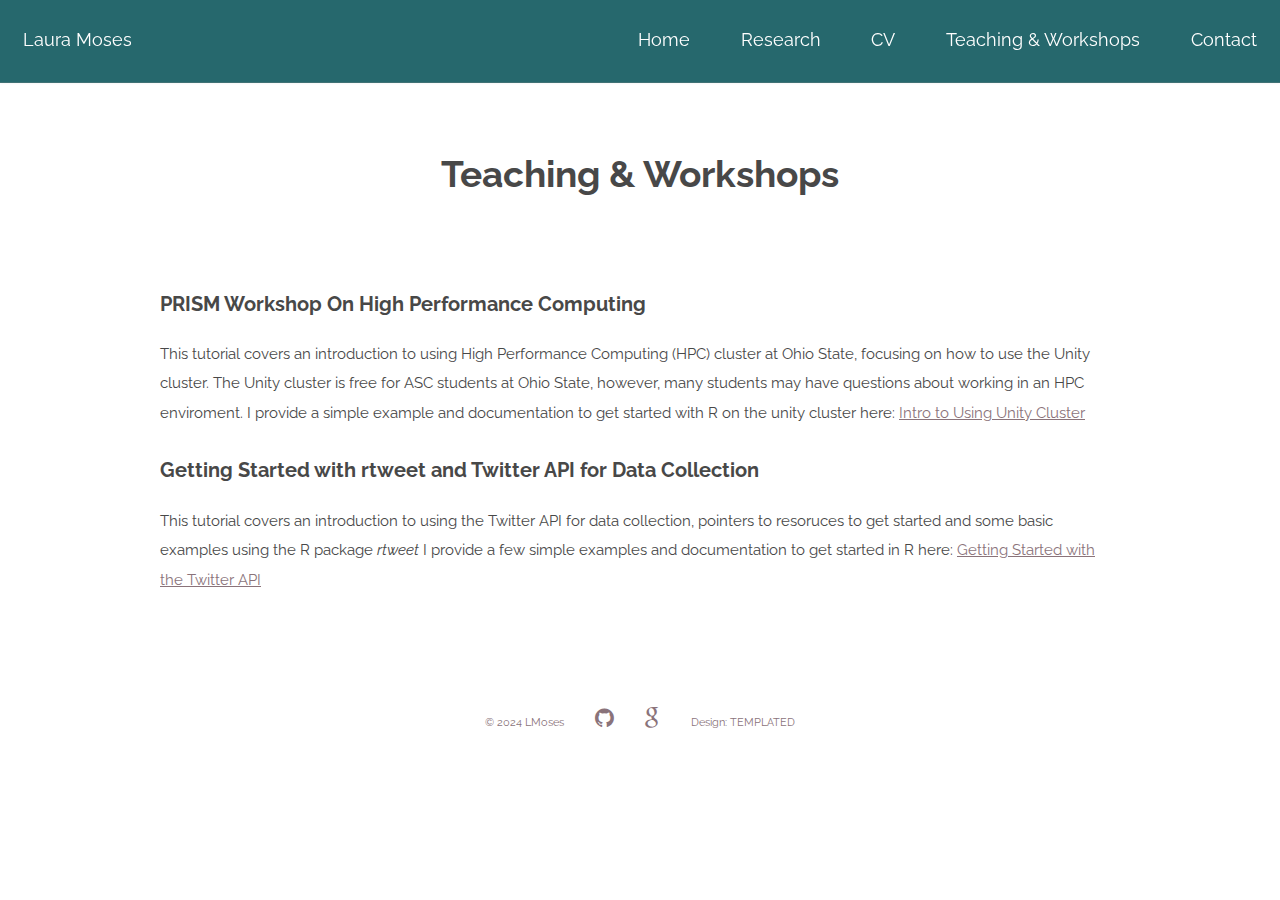
<file: teaching.html>
<!DOCTYPE HTML>
<!--
	Spatial by TEMPLATED
	templated.co @templatedco
	Released for free under the Creative Commons Attribution 3.0 license (templated.co/license)
-->
<html>
	<head>
		<title>LMoses-Teaching</title>
		<meta http-equiv="content-type" content="text/html; charset=utf-8" />
		<meta name="description" content="" />
		<meta name="keywords" content="" />
		<!--[if lte IE 8]><script src="js/html5shiv.js"></script><![endif]-->
		<script src="js/jquery.min.js"></script>
		<script src="js/skel.min.js"></script>
		<script src="js/skel-layers.min.js"></script>
		<script src="js/init.js"></script>
		<noscript>
			<link rel="stylesheet" href="css/skel.css" />
			<link rel="stylesheet" href="css/style.css" />
			<link rel="stylesheet" href="css/style-xlarge.css" />
		</noscript>
	</head>
	<body>

        <!-- Header -->
        <header id="header">
            <h1><a href="index.html">Laura Moses</a></h1>
            <!-- <h1><strong><a href="index.html">Spatial</a></strong> by Templated</h1> -->

            <nav id="nav">
                <ul>
                    <li><a href="index.html">Home</a></li>
                    <li><a href="research.html">Research</a></li>
					<li><a href="files/LMoses_cv.pdf">CV</a></li>
                    <!-- <li><a href="files/LMoses_resume.pdf">Résumé</a></li> -->
                    <li><a href="teaching.html">Teaching & Workshops</a></li>
                    <li><a href="contact.html">Contact</a></li>
                    <!-- TO DO: ADD HOW TO/ADVICE PAGE<li><a href="teaching.html">Teaching & Workshops</a></li> -->

                </ul>
            </nav>
        </header>

		<!-- Main -->
		<section id="main" class="wrapper">
			<div class="container">

				<header class="major special">
					<h2>Teaching & Workshops</h2>
				</header>

				<!-- PRISM HPC -->
				<section id="r_prism_hpc">
					<div class="container">
						<header>
							<h3>PRISM Workshop On High Performance Computing</h3>
						</header>
						<p>This tutorial covers an introduction to using High Performance Computing (HPC) cluster at Ohio State, focusing on how to use the Unity cluster. The Unity cluster is free for ASC students at Ohio State, however, many students may have questions about working in an HPC enviroment.
							I provide a simple example and documentation to get started with R on the unity cluster here: 
							<a href="prism_hpc.html"> Intro to Using Unity Cluster</a></p>
					</div>
				</section>

				<!-- PRISM HPC -->
				<section id="r_twitter">
					<div class="container">
						<header>
							<h3>Getting Started with rtweet and Twitter API for Data Collection</h3>
						</header>
						<p>This tutorial covers an introduction to using the Twitter API for data collection, pointers to resoruces to get started and some basic examples using the R package <em>rtweet</em> I provide a few simple examples and documentation to get started in R here: <a href="twitter_api.html"> Getting Started with the Twitter API </a></p>

					</div>
				</section>
			</div>
		</section>

		<!-- Footer -->
		<footer id="footer">
            <div class="container">
                <ul class="icons">
                    <li>&copy; 2024 LMoses</li>
                    <li><a href="https://github.com/lmmoses" class="icon fa-github"></a></li>
                    <li><a href="#" class="icon fa-google"></a></li>
                    <!-- <li><a href="https://twitter.com/_lmmoses" class="icon fa-twitter"></a></li> -->
                    <li>Design: TEMPLATED</li>
            </div>
        </footer>
	</body>
</html>
</file>
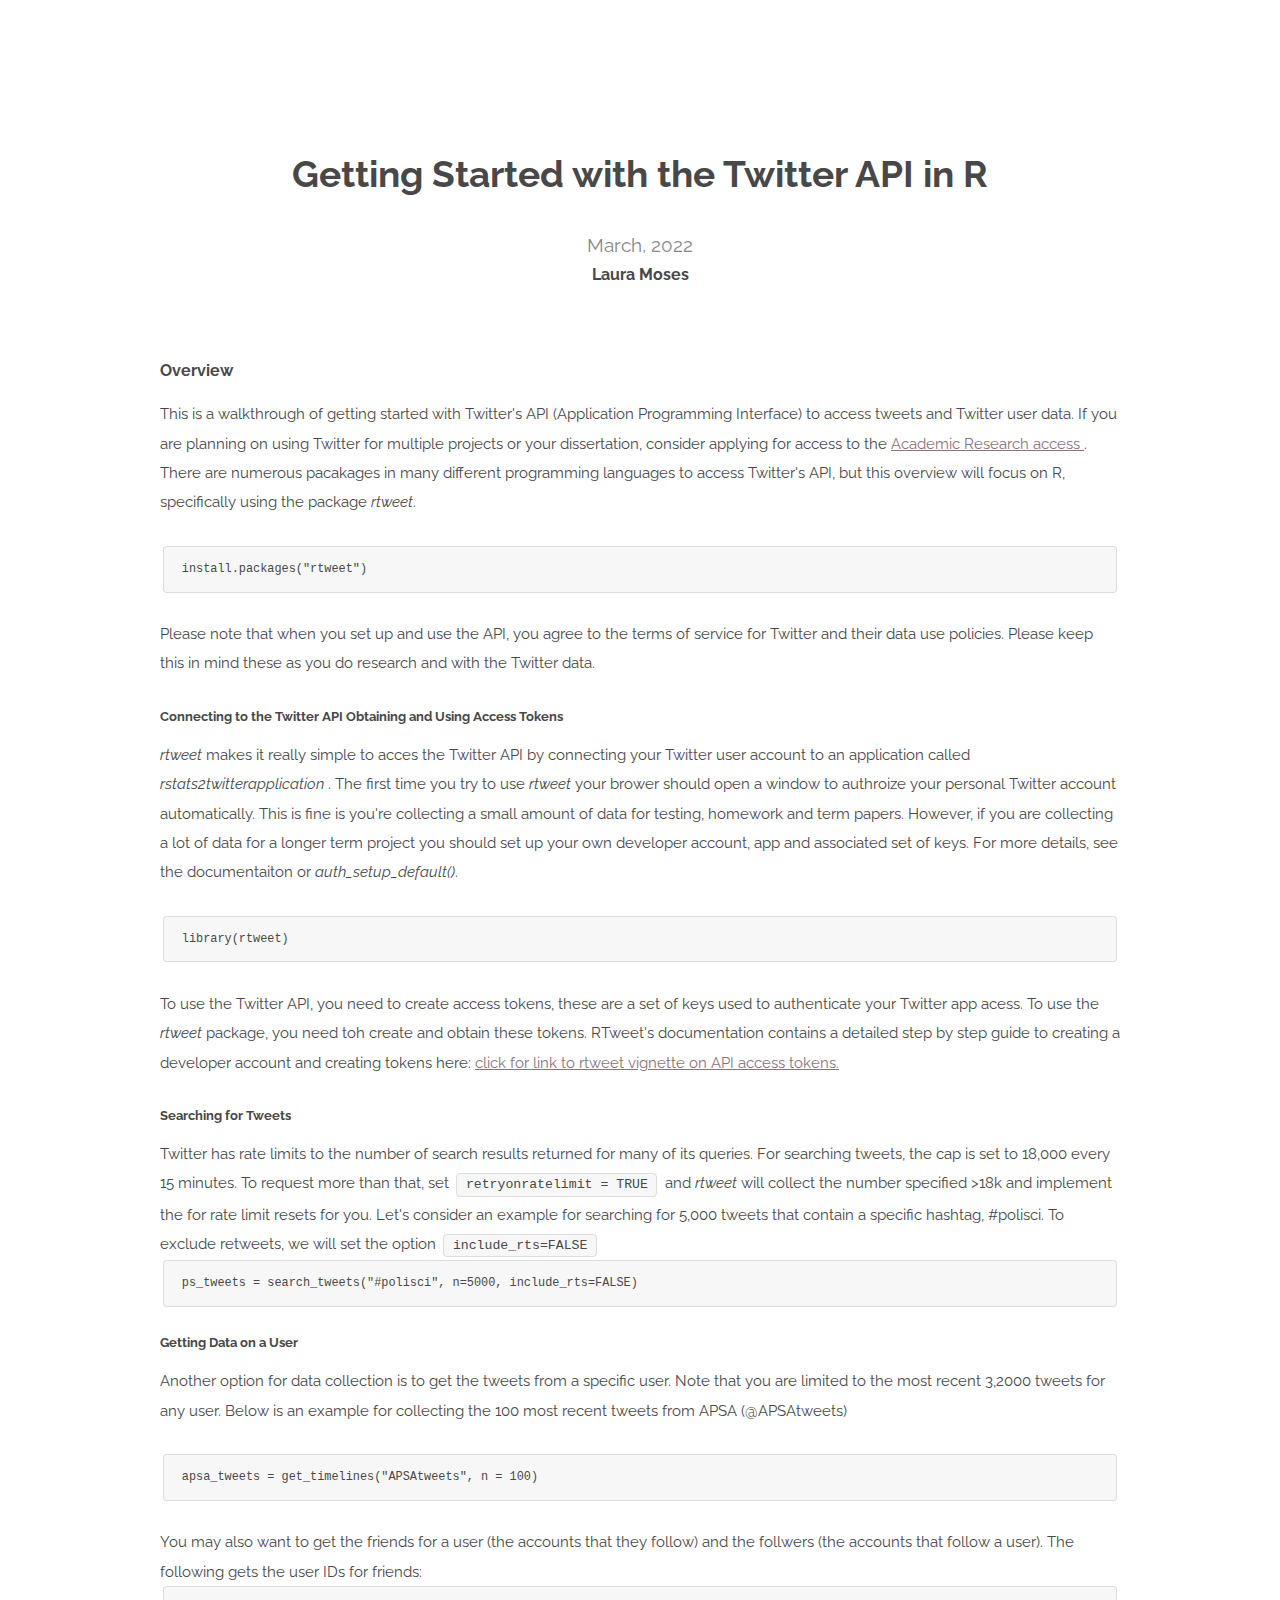
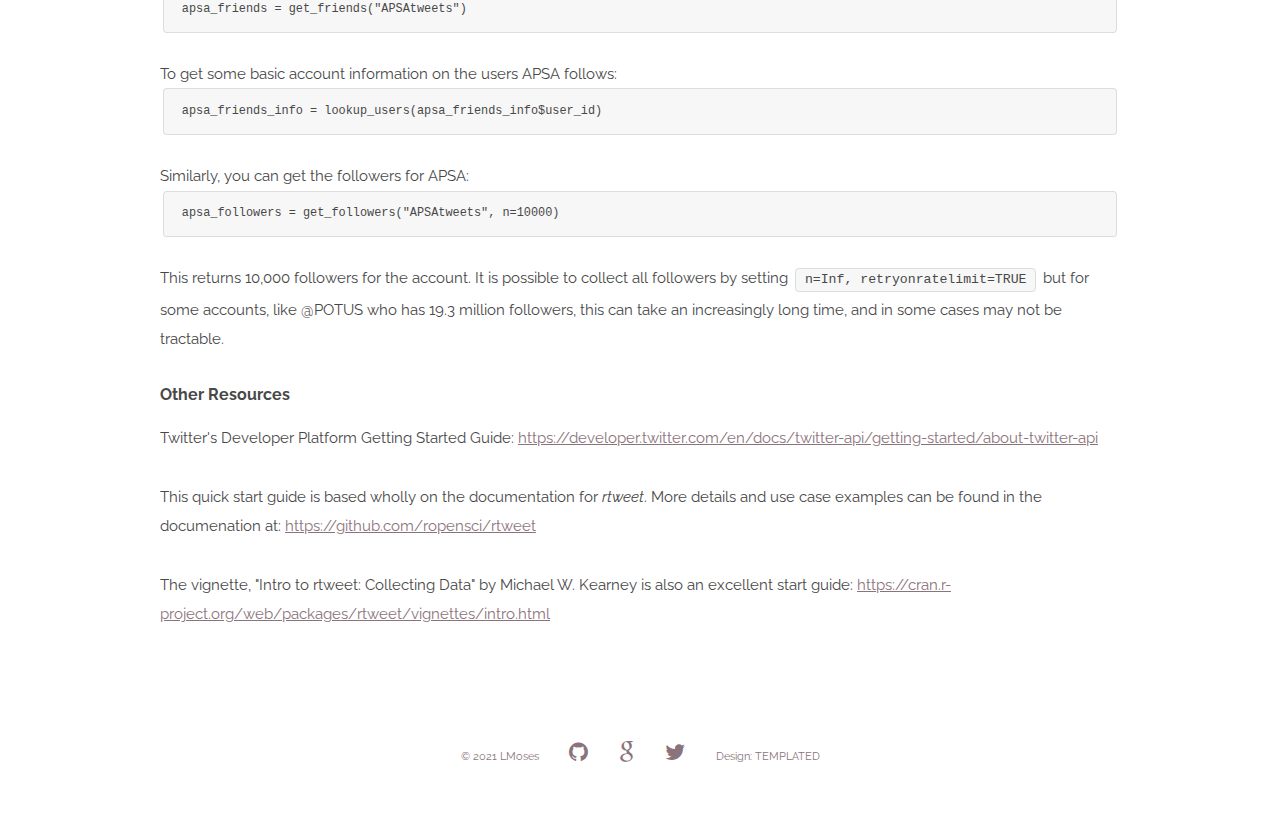
<file: twitter_api.html>
<!DOCTYPE HTML>
<!--
	Spatial by TEMPLATED
	templated.co @templatedco
	Released for free under the Creative Commons Attribution 3.0 license (templated.co/license)
-->
<html>
	<head>
		<title>LMoses-twitterAPI</title>
		<meta http-equiv="content-type" content="text/html; charset=utf-8" />
		<meta name="description" content="" />
		<meta name="keywords" content="" />
		<!--[if lte IE 8]><script src="js/html5shiv.js"></script><![endif]-->
		<script src="js/jquery.min.js"></script>
		<script src="js/skel.min.js"></script>
		<script src="js/skel-layers.min.js"></script>
		<script src="js/init.js"></script>
		<noscript>
			<link rel="stylesheet" href="css/skel.css" />
			<link rel="stylesheet" href="css/style.css" />
			<link rel="stylesheet" href="css/style-xlarge.css" />
		</noscript>
	</head>
	<body>

		<!-- Header
			<header id="header" class="skels-layers-fixed">
				<h1><strong><a href="index.html">Spatial</a></strong> by Templated</h1>
				<nav id="nav">
					<ul>
						<li><a href="index.html">Home</a></li>
						<li><a href="generic.html">Generic</a></li>
						<li><a href="elements.html">Elements</a></li>
					</ul>
				</nav>
			</header> -->

		<!-- Main -->
			<section id="main" class="wrapper">
				<div class="container">
					<header class="major special">
						<h2>Getting Started with the Twitter API in R</h2><br>
						<p>March, 2022</p>
						<h4> Laura Moses</h4>
					</header>

					<!-- Text 
					<section>
					<ul>
						<li><a href="#overview">Overview</a></li>
						<li><a href="#logging-into-unity">Logging Into Unity</a></li>
						<li><a href="#interactive">Interactive Sessions</a></li>
						<li><a href="#submitting-a-computing-job">Submitting a Computing Job</a></li>
						<li><a href="#copying-unity-output-to-your-local-computer">Copying Unity Output to Your Local Computer</a></li>
						<li><a href="#other_resources">Other Resoruces</a></li>
						</ul>-->
					<header>
					<h4>Overview</h4>
					</header>
					<p>This is a walkthrough of getting started with Twitter's API  (Application Programming Interface) to access tweets and Twitter user data. If you are planning on using Twitter for multiple projects or your dissertation, consider applying for access to the <a href="https://developer.twitter.com/en/products/twitter-api/academic-research" class="uri">Academic Research access </a>. There are numerous pacakages in many different programming languages to access Twitter's API, but this overview will focus on R, specifically using the package <em>rtweet</em>. 
                    <pre><code>install.packages("rtweet")</code></pre>

                    Please note that when you set up and use the API, you agree to the terms of service for Twitter and their data use policies. Please keep this in mind these as you do research and with the Twitter data.</p>
					
					<h5>Connecting to the Twitter API Obtaining and Using Access Tokens </h5>
					<p> <em>rtweet</em>  makes it really simple to acces the Twitter API by connecting your Twitter user account to an application called <em>rstats2twitterapplication </em>. The first time you try to use <em> rtweet</em> your brower should open a window to authroize your personal Twitter account automatically. This is fine is you're collecting a small amount of data for testing, homework and term papers. However, if you are collecting a lot of data for a longer term project you should set up your own developer account, app and associated set of keys. For more details, see the documentaiton or <em>auth_setup_default()</em>.</p>
					<pre><code>library(rtweet)</code></pre>

                    <p>To use the Twitter API, you need to create access tokens, these are a set of keys used to authenticate your Twitter app acess. To use the <em>rtweet</em> package, you need toh create and obtain these tokens. RTweet's documentation contains a detailed step by step guide to creating a developer account and creating tokens here: <a href="https://cran.r-project.org/web/packages/rtweet/vignettes/auth.html" class="uri"> click for link to rtweet vignette on API access tokens.</a>
					</p> 
                    
                    <h5>Searching for Tweets </h5>
                    Twitter has rate limits to the number of search results returned for many of its queries. For searching tweets, the cap is set to 18,000 every 15 minutes. To request more than that, set <code>retryonratelimit = TRUE</code> and <em>rtweet</em> will collect the number specified >18k and implement the for rate limit resets for you. Let's consider an example for searching for 5,000 tweets that contain a specific hashtag, #polisci. To exclude retweets, we will set the option <code>include_rts=FALSE</code> 
					
                    <pre><code>ps_tweets = search_tweets("#polisci", n=5000, include_rts=FALSE)</code></pre>

                    <h5>Getting Data on a User </h5>
                    <p>Another option for data collection is to get the tweets from a specific user. Note that you are limited to the most recent 3,2000 tweets for any user. Below is an example for collecting the 100 most recent tweets from APSA (@APSAtweets)
                    <pre><code>apsa_tweets = get_timelines("APSAtweets", n = 100) </code></pre>
                    
                    You may also want to get the friends for a user (the accounts that they follow) and the follwers (the accounts that follow a user). The following gets the user IDs for friends:
                    <pre><code>apsa_friends = get_friends("APSAtweets") </code></pre>

                    To get some basic account information on the users APSA follows:
                    <pre><code>apsa_friends_info = lookup_users(apsa_friends_info$user_id) </code></pre>

                    Similarly, you can get the followers for APSA:
                    <pre><code>apsa_followers = get_followers("APSAtweets", n=10000) </code></pre>
                    This returns 10,000 followers for the account. It is possible to collect all followers by setting <code>n=Inf, retryonratelimit=TRUE</code> but for some accounts, like @POTUS who has 19.3 million followers, this can take an increasingly long time, and in some cases may not be tractable.</p>
                    
                    <h4>Other Resources </h4>
                    <p>Twitter's Developer Platform Getting Started Guide: <a href="https://developer.twitter.com/en/docs/twitter-api/getting-started/about-twitter-api" class="uri">https://developer.twitter.com/en/docs/twitter-api/getting-started/about-twitter-api</a></p>
                    <p>This quick start guide is based wholly on the documentation for <em>rtweet</em>. More details and use case examples can be found in the documenation at: <a href="https://github.com/ropensci/rtweet" class="uri">https://github.com/ropensci/rtweet</a></p>
	
                    <p>The vignette, "Intro to rtweet: Collecting Data" by Michael W. Kearney is also an excellent start guide: <a href="https://cran.r-project.org/web/packages/rtweet/vignettes/intro.html" class="uri">https://cran.r-project.org/web/packages/rtweet/vignettes/intro.html</a></p> 

		
		</section>

		<!-- Footer -->
		<footer id="footer">
			<div class="container">
				<ul class="icons">
					<li>&copy; 2021 LMoses</li>
					<li><a href="https://github.com/lmmoses" class="icon fa-github"></a></li>
					<li><a href="#" class="icon fa-google"></a></li>
					<li><a href="https://twitter.com/_lmmoses" class="icon fa-twitter"></a></li>
					<li>Design: TEMPLATED</li>
			</div>
		</footer>
	
		</body>
	</html>
</file>
<file: css/style-xlarge.css>
/*
	Spatial by TEMPLATED
	templated.co @templatedco
	Released for free under the Creative Commons Attribution 3.0 license (templated.co/license)
*/

/* Basic */

	body, input, select, textarea {
		font-size: 11pt;
	}
</file>
<file: css/skel.css>
/* skel-baseline v2.0.3 | (c) n33 | getskel.com | MIT licensed */

/* Resets (http://meyerweb.com/eric/tools/css/reset/ | v2.0 | 20110126 | License: none (public domain)) */

	html,body,div,span,applet,object,iframe,h1,h2,h3,h4,h5,h6,p,blockquote,pre,a,abbr,acronym,address,big,cite,code,del,dfn,em,img,ins,kbd,q,s,samp,small,strike,strong,sub,sup,tt,var,b,u,i,center,dl,dt,dd,ol,ul,li,fieldset,form,label,legend,table,caption,tbody,tfoot,thead,tr,th,td,article,aside,canvas,details,embed,figure,figcaption,footer,header,hgroup,menu,nav,output,ruby,section,summary,time,mark,audio,video{margin:0;padding:0;border:0;font-size:100%;font:inherit;vertical-align:baseline;}article,aside,details,figcaption,figure,footer,header,hgroup,menu,nav,section{display:block;}body{line-height:1;}ol,ul{list-style:none;}blockquote,q{quotes:none;}blockquote:before,blockquote:after,q:before,q:after{content:'';content:none;}table{border-collapse:collapse;border-spacing:0;}body{-webkit-text-size-adjust:none}

/* Box Model */

	*, *:before, *:after {
		-moz-box-sizing: border-box;
		-webkit-box-sizing: border-box;
		box-sizing: border-box;
	}

/* Container */

	.container {
		margin-left: auto;
		margin-right: auto;

		/* width: (containers) */
		width: 1200px;
	}

	/* Modifiers */

		/* 125% */
			.container.\31 25\25 {
				width: 100%;

				/* max-width: (containers * 1.25) */
				max-width: 1500px;

				/* min-width: (containers) */
				min-width: 1200px;
			}

		/* 75% */
			.container.\37 5\25 {

				/* width: (containers * 0.75) */
				width: 900px;

			}

		/* 50% */
			.container.\35 0\25 {

				/* width: (containers * 0.50) */
				width: 600px;

			}

		/* 25% */
			.container.\32 5\25 {

				/* width: (containers * 0.25) */
				width: 300px;

			}

/* Grid */

	.row {
		border-bottom: solid 1px transparent;
	}

	.row > * {
		float: left;
	}

	.row:after, .row:before {
		content: '';
		display: block;
		clear: both;
		height: 0;
	}

	.row.uniform > * > :first-child {
		margin-top: 0;
	}

	.row.uniform > * > :last-child {
		margin-bottom: 0;
	}

	/* Gutters */

		/* Normal */

			.row > * {
				/* padding: (gutters.horizontal) 0 0 (gutters.vertical) */
				padding: 0 0 0 2em;
			}

			.row {
				/* margin: -(gutters.horizontal) 0 -1px -(gutters.vertical) */
				margin: 0 0 -1px -2em;
			}

			.row.uniform > * {
				/* padding: (gutters.vertical) 0 0 (gutters.vertical) */
				padding: 2em 0 0 2em;
			}

			.row.uniform {
				/* margin: -(gutters.vertical) 0 -1px -(gutters.vertical) */
				margin: -2em 0 -1px -2em;
			}

		/* 200% */

			.row.\32 00\25 > * {
				/* padding: (gutters.horizontal) 0 0 (gutters.vertical) */
				padding: 0 0 0 4em;
			}

			.row.\32 00\25 {
				/* margin: -(gutters.horizontal) 0 -1px -(gutters.vertical) */
				margin: 0 0 -1px -4em;
			}

			.row.uniform.\32 00\25 > * {
				/* padding: (gutters.vertical) 0 0 (gutters.vertical) */
				padding: 4em 0 0 4em;
			}

			.row.uniform.\32 00\25 {
				/* margin: -(gutters.vertical) 0 -1px -(gutters.vertical) */
				margin: -4em 0 -1px -4em;
			}

		/* 150% */

			.row.\31 50\25 > * {
				/* padding: (gutters.horizontal) 0 0 (gutters.vertical) */
				padding: 0 0 0 1.5em;
			}

			.row.\31 50\25 {
				/* margin: -(gutters.horizontal) 0 -1px -(gutters.vertical) */
				margin: 0 0 -1px -1.5em;
			}

			.row.uniform.\31 50\25 > * {
				/* padding: (gutters.vertical) 0 0 (gutters.vertical) */
				padding: 1.5em 0 0 1.5em;
			}

			.row.uniform.\31 50\25 {
				/* margin: -(gutters.vertical) 0 -1px -(gutters.vertical) */
				margin: -1.5em 0 -1px -1.5em;
			}

		/* 50% */

			.row.\35 0\25 > * {
				/* padding: (gutters.horizontal) 0 0 (gutters.vertical) */
				padding: 0 0 0 1em;
			}

			.row.\35 0\25 {
				/* margin: -(gutters.horizontal) 0 -1px -(gutters.vertical) */
				margin: 0 0 -1px -1em;
			}

			.row.uniform.\35 0\25 > * {
				/* padding: (gutters.vertical) 0 0 (gutters.vertical) */
				padding: 1em 0 0 1em;
			}

			.row.uniform.\35 0\25 {
				/* margin: -(gutters.vertical) 0 -1px -(gutters.vertical) */
				margin: -1em 0 -1px -1em;
			}

		/* 25% */

			.row.\32 5\25 > * {
				/* padding: (gutters.horizontal) 0 0 (gutters.vertical) */
				padding: 0 0 0 0.5em;
			}

			.row.\32 5\25 {
				/* margin: -(gutters.horizontal) 0 -1px -(gutters.vertical) */
				margin: 0 0 -1px -0.5em;
			}

			.row.uniform.\32 5\25 > * {
				/* padding: (gutters.vertical) 0 0 (gutters.vertical) */
				padding: 0.5em 0 0 0.5em;
			}

			.row.uniform.\32 5\25 {
				/* margin: -(gutters.vertical) 0 -1px -(gutters.vertical) */
				margin: -0.5em 0 -1px -0.5em;
			}

		/* 0% */

			.row.\30 \25 > * {
				padding: 0;
			}

			.row.\30 \25 {
				margin: 0 0 -1px 0;
			}

	/* Cells */

		.\31 2u, .\31 2u\24 { width: 100%; clear: none; margin-left: 0; }
		.\31 1u, .\31 1u\24 { width: 91.6666666667%; clear: none; margin-left: 0; }
		.\31 0u, .\31 0u\24 { width: 83.3333333333%; clear: none; margin-left: 0; }
		.\39 u, .\39 u\24 { width: 75%; clear: none; margin-left: 0; }
		.\38 u, .\38 u\24 { width: 66.6666666667%; clear: none; margin-left: 0; }
		.\37 u, .\37 u\24 { width: 58.3333333333%; clear: none; margin-left: 0; }
		.\36 u, .\36 u\24 { width: 50%; clear: none; margin-left: 0; }
		.\35 u, .\35 u\24 { width: 41.6666666667%; clear: none; margin-left: 0; }
		.\34 u, .\34 u\24 { width: 33.3333333333%; clear: none; margin-left: 0; }
		.\33 u, .\33 u\24 { width: 25%; clear: none; margin-left: 0; }
		.\32 u, .\32 u\24 { width: 16.6666666667%; clear: none; margin-left: 0; }
		.\31 u, .\31 u\24 { width: 8.3333333333%; clear: none; margin-left: 0; }

		.\31 2u\24 + *,
		.\31 1u\24 + *,
		.\31 0u\24 + *,
		.\39 u\24 + *,
		.\38 u\24 + *,
		.\37 u\24 + *,
		.\36 u\24 + *,
		.\35 u\24 + *,
		.\34 u\24 + *,
		.\33 u\24 + *,
		.\32 u\24 + *,
		.\31 u\24 + * {
			clear: left;
		}

		.\-11u { margin-left: 91.6666666667% }
		.\-10u { margin-left: 83.3333333333% }
		.\-9u { margin-left: 75% }
		.\-8u { margin-left: 66.6666666667% }
		.\-7u { margin-left: 58.3333333333% }
		.\-6u { margin-left: 50% }
		.\-5u { margin-left: 41.6666666667% }
		.\-4u { margin-left: 33.3333333333% }
		.\-3u { margin-left: 25% }
		.\-2u { margin-left: 16.6666666667% }
		.\-1u { margin-left: 8.3333333333% }
</file>
<file: css/style.css>
@charset "UTF-8";
@import url(font-awesome.min.css);
@import "http://fonts.googleapis.com/css?family=Raleway:400,700";

/*
	Spatial by TEMPLATED
	templated.co @templatedco
	Released for free under the Creative Commons Attribution 3.0 license (templated.co/license)
*/

/* Basic */

	body {
		background: #fff;
	}

		body.is-loading *, body.is-loading *:before, body.is-loading *:after {
			-moz-animation: none !important;
			-webkit-animation: none !important;
			-o-animation: none !important;
			-ms-animation: none !important;
			animation: none !important;
			-moz-transition: none !important;
			-webkit-transition: none !important;
			-o-transition: none !important;
			-ms-transition: none !important;
			transition: none !important;
		}

	body, input, select, textarea {
		color: #484848;
		font-family: "Raleway", Arial, Helvetica, sans-serif;
		font-size: 1pt;
		font-weight: 400;
		line-height: 2em;
	}

	a {
		color: #8A737A;
		text-decoration: underline;
	}

		a:hover {
			text-decoration: none;
		}

	strong, b {
		color: #484848;
		font-weight: 700;
	}

	em, i {
		font-style: italic;
	}

	p {
		margin: 0 0 2em 0;
	}

	h1, h2, h3, h4, h5, h6 {
		color: #484848;
		font-weight: 700;
		line-height: 1em;
		margin: 0 0 1em 0;
		text-transform: none; /* uppercase; */
	}

		h1 a, h2 a, h3 a, h4 a, h5 a, h6 a {
			color: inherit;
			text-decoration: none;
		}

	h2 {
		font-size: 1.75em;
		line-height: 1.5em;
	}

	h3 {
		font-size: 1.35em;
		line-height: 1.5em;
	}

	h4 {
		font-size: 1.1em;
		line-height: 1.5em;
	}

	h5 {
		font-size: 0.9em;
		line-height: 1.5em;
	}

	h6 {
		font-size: 0.7em;
		line-height: 1.5em;
	}

	sub {
		font-size: 0.8em;
		position: relative;
		top: 0.5em;
	}

	sup {
		font-size: 0.8em;
		position: relative;
		top: -0.5em;
	}

	hr {
		border: 0;
		border-bottom: solid 1px rgba(144, 144, 144, 0.25);
		margin: 2em 0;
	}

		hr.major {
			margin: 3em 0;
		}

	blockquote {
		border-left: solid 4px rgba(144, 144, 144, 0.25);
		font-style: italic;
		margin: 0 0 2em 0;
		padding: 0.5em 0 0.5em 2em;
	}
	
	code {
		background: rgba(144, 144, 144, 0.075);
		border-radius: 4px;
		border: solid 1px rgba(144, 144, 144, 0.25);
		font-family: "Courier New", monospace;
		font-size: 0.9em;
		margin: 0 0.25em;
		padding: 0.25em 0.65em;
	}

	pre {
		-webkit-overflow-scrolling: touch;
		font-family: "Courier New", monospace;
		font-size: 0.9em;
		margin: 0 0 2em 0;
	}

		pre code {
			display: block;
			line-height: 1.75em;
			padding: 1em 1.5em;
			overflow-x: auto;
		}

	.align-left {
		text-align: left;
	}

	.align-center {
		text-align: center;
	}

	.align-right {
		text-align: right;
	}

/* Section/Article */

	section.special, article.special, header.special {
		text-align: center;
	}

	section.researchspecial, article.researchspecial, header.researchspecial {
		text-align: left;
	}

	header p {
		color: #888;  /* #aaa; */
		position: scroll;
		margin: 0 0 1.5em 0;
		text-transform: none; /* uppercase; */
	}

	header h2 + p {
		font-size: 1.25em;
		margin-top: -1em;
		line-height: 1.5em;
	}

	header h3 + p {
		font-size: 1.1em;
		margin-top: -0.8em;
		line-height: 1.5em;
	}

	header h4 + p,
	header h5 + p,
	header h6 + p {
		font-size: 0.9em;
		margin-top: -0.6em;
		line-height: 1.5em;
	}

	header.major {
		margin: 0 0 2em 0; /* 0 0 6em 0; */
	}

		header.major h2 {
			font-size: 3em;
		}

		header.major h2, header.major h3, header.major h4, header.major h5, header.major h6 {
			display: inline-block;
			margin: 0 0 0.8em;
		}

		header.major p {
			font-size: 1.7em;
			margin-bottom: 0;
		}

/* Form */

	form {
		margin: 0 0 2em 0;
	}

	label {
		color: #484848;
		display: block;
		font-size: 0.9em;
		font-weight: 700;
		margin: 0 0 1em 0;
	}

	input[type="text"],
	input[type="password"],
	input[type="email"],
	select,
	textarea {
		-moz-appearance: none;
		-webkit-appearance: none;
		-o-appearance: none;
		-ms-appearance: none;
		appearance: none;
		background: rgba(144, 144, 144, 0.075);
		border-radius: 4px;
		border: none;
		border: solid 1px rgba(144, 144, 144, 0.25);
		color: inherit;
		display: block;
		outline: 0;
		padding: 0 1em;
		text-decoration: none;
		width: 100%;
	}

		input[type="text"]:invalid,
		input[type="password"]:invalid,
		input[type="email"]:invalid,
		select:invalid,
		textarea:invalid {
			box-shadow: none;
		}

		input[type="text"]:focus,
		input[type="password"]:focus,
		input[type="email"]:focus,
		select:focus,
		textarea:focus {
			border-color: #f32853;
			box-shadow: 0 0 0 1px #f32853;
		}

	.select-wrapper {
		text-decoration: none;
		display: block;
		position: relative;
	}

		.select-wrapper:before {
			content: "";
			-moz-osx-font-smoothing: grayscale;
			-webkit-font-smoothing: antialiased;
			font-family: FontAwesome;
			font-style: normal;
			font-weight: normal;
			text-transform: none !important;
		}

		.select-wrapper:before {
			color: rgba(144, 144, 144, 0.25);
			display: block;
			height: 2.75em;
			line-height: 2.75em;
			pointer-events: none;
			position: absolute;
			right: 0;
			text-align: center;
			top: 0;
			width: 2.75em;
		}

		.select-wrapper select::-ms-expand {
			display: none;
		}

	input[type="text"],
	input[type="password"],
	input[type="email"],
	select {
		height: 2.75em;
	}

	textarea {
		padding: 0.75em 1em;
	}

	input[type="checkbox"],
	input[type="radio"] {
		-moz-appearance: none;
		-webkit-appearance: none;
		-o-appearance: none;
		-ms-appearance: none;
		appearance: none;
		display: block;
		float: left;
		margin-right: -2em;
		opacity: 0;
		width: 1em;
		z-index: -1;
	}

		input[type="checkbox"] + label,
		input[type="radio"] + label {
			text-decoration: none;
			color: #666;
			cursor: pointer;
			display: inline-block;
			font-size: 1em;
			font-weight: 400;
			padding-left: 2.4em;
			padding-right: 0.75em;
			position: relative;
		}

			input[type="checkbox"] + label:before,
			input[type="radio"] + label:before {
				-moz-osx-font-smoothing: grayscale;
				-webkit-font-smoothing: antialiased;
				font-family: FontAwesome;
				font-style: normal;
				font-weight: normal;
				text-transform: none !important;
			}

			input[type="checkbox"] + label:before,
			input[type="radio"] + label:before {
				background: rgba(144, 144, 144, 0.075);
				border-radius: 4px;
				border: solid 1px rgba(144, 144, 144, 0.25);
				content: '';
				display: inline-block;
				height: 1.65em;
				left: 0;
				line-height: 1.58125em;
				position: absolute;
				text-align: center;
				top: 0;
				width: 1.65em;
			}

		input[type="checkbox"]:checked + label:before,
		input[type="radio"]:checked + label:before {
			background: #323037;
			border-color: #323037;
			color: #ffffff;
			content: '\f00c';
		}

		input[type="checkbox"]:focus + label:before,
		input[type="radio"]:focus + label:before {
			border-color: #f32853;
			box-shadow: 0 0 0 1px #f32853;
		}

	input[type="checkbox"] + label:before {
		border-radius: 4px;
	}

	input[type="radio"] + label:before {
		border-radius: 100%;
	}

	::-webkit-input-placeholder {
		color: #aaa !important;
		opacity: 1.0;
	}

	:-moz-placeholder {
		color: #aaa !important;
		opacity: 1.0;
	}

	::-moz-placeholder {
		color: #aaa !important;
		opacity: 1.0;
	}

	:-ms-input-placeholder {
		color: #aaa !important;
		opacity: 1.0;
	}

	.formerize-placeholder {
		color: #aaa !important;
		opacity: 1.0;
	}

/* Box */

	.box {
		border-radius: 4px;
		border: solid 1px rgba(144, 144, 144, 0.25);
		margin-bottom: 2em;
		padding: 1.5em;
	}

		.box > :last-child,
		.box > :last-child > :last-child,
		.box > :last-child > :last-child > :last-child {
			margin-bottom: 0;
		}

		.box.alt {
			border: 0;
			border-radius: 0;
			padding: 0;
		}

/* Feature */

	.feature-grid {
		position: relative;
	}

		.feature-grid:after {
			clear: both;
			content: '';
			display: block;
		}

		.feature-grid .feature {
			display: inline-block;
			float: left;
			margin-bottom: 3em;
			width: 50%;
		}

			.feature-grid .feature .content {
				width: 60%;
			}

			.feature-grid .feature .image {
				width: 30%;
			}

				.feature-grid .feature .image img {
					display: inline;
					max-width: 100%;
				}

			.feature-grid .feature:nth-child(odd) .content, .feature-grid .feature:nth-child(odd) .image {
				float: right;
				margin-right: 5%;
				text-align: right;
			}

			.feature-grid .feature:nth-child(even) .content, .feature-grid .feature:nth-child(even) .image {
				float: left;
				margin-left: 5%;
				text-align: left;
			}

/* Icon */

	.icon {
		text-decoration: none;
		border-bottom: none;
		position: relative;
	}

		.icon:before {
			-moz-osx-font-smoothing: grayscale;
			-webkit-font-smoothing: antialiased;
			font-family: FontAwesome;
			font-style: normal;
			font-weight: normal;
			text-transform: none !important;
		}

		.icon > .label {
			display: none;
		}

/* Image */

	.image {
		border-radius: 4px;
		border: 0;
		display: inline-block;
		position: relative;
	}

		.image img {
			border-radius: 4px;
			display: block;
		}

		.image.center {
			display: flex;
			justify-content: center;
			padding: 0 0 1em 0;
			top: 0.25em;
			max-width: 90%;
		}

		.image.left {
			float: left;
			padding: 0 1.5em 1em 0;
			top: 0.25em;
		}
		.image.headleft {
			float: left;
			padding: 0 1.5em 1em 0;
			top: 1.25em;
		}

		.image.right {
			float: right;
			padding: 0 0 1em 1.5em;
			top: 0.25em;
		}

		.image.left, .image.right {
			max-width: 40%;
		}
		.image.headleft{
			max-width: 100%;
		}

			.image.left img, .image.right img {
				width: 100%;
			}

		.image.fit {
			display: block;
			margin: 0 0 2em 0;
			width: 100%;
		}

			.image.fit img {
				width: 100%;
			}

		.image.rounded {
			border-radius: 100%;
		}

			.image.rounded img {
				border: solid 0.5em rgba(144, 144, 144, 0.25);
				border-radius: 100%;
			}

		.image.captioned {
			border-radius: 0;
			margin-bottom: 4em;
		}

			.image.captioned img {
				border-radius: 0;
			}

			.image.captioned h3 {
				background-color: #fff;
				box-shadow: 0px 0.0375em 0.125em 0px rgba(0, 0, 0, 0.15);
				display: block;
				padding: 2em 1em;
			}

/* List */

	ol {
		list-style: decimal;
		margin: 0 0 2em 0;
		padding-left: 1.25em;
	}

		ol li {
			padding-left: 0.25em;
		}

	ul {
		list-style: disc;
		margin: 0 0 2em 0;
		padding-left: 1em;
	}
	ul.lm {
		list-style: none;
		margin: -2em 0 1em 0;
		padding-left: 1em;
	}

		ul li {
			padding-left: 0.5em;
		}

		ul.alt {
			list-style: none;
			padding-left: 0;
		}

			ul.alt li {
				border-top: solid 1px rgba(144, 144, 144, 0.25);
				padding: 0.5em 0;
			}

				ul.alt li:first-child {
					border-top: 0;
					padding-top: 0;
				}

		ul.icons {
			cursor: default;
			list-style: none;
			padding-left: 0;
		}

			ul.icons li {
				display: inline-block;
				padding: 0 1em 0 0;
			}

				ul.icons li:last-child {
					padding-right: 0;
				}

				ul.icons li .icon:before {
					font-size: 2em;
				}

		ul.actions {
			cursor: default;
			list-style: none;
			padding-left: 0;
		}

			ul.actions li {
				display: inline-block;
				padding: 0 1em 0 0;
				vertical-align: middle;
			}

				ul.actions li:last-child {
					padding-right: 0;
				}

			ul.actions.small li {
				padding: 0 0.5em 0 0;
			}

			ul.actions.vertical li {
				display: block;
				padding: 1em 0 0 0;
			}

				ul.actions.vertical li:first-child {
					padding-top: 0;
				}

				ul.actions.vertical li > * {
					margin-bottom: 0;
				}

			ul.actions.vertical.small li {
				padding: 0.5em 0 0 0;
			}

				ul.actions.vertical.small li:first-child {
					padding-top: 0;
				}

			ul.actions.fit {
				display: table;
				margin-left: -1em;
				padding: 0;
				table-layout: fixed;
				width: calc(100% + 1em);
			}

				ul.actions.fit li {
					display: table-cell;
					padding: 0 0 0 1em;
				}

					ul.actions.fit li > * {
						margin-bottom: 0;
					}

				ul.actions.fit.small {
					margin-left: -0.5em;
					width: calc(100% + 0.5em);
				}

					ul.actions.fit.small li {
						padding: 0 0 0 0.5em;
					}

	dl {
		margin: 0 0 2em 0;
	}

/* Table */

	.table-wrapper {
		-webkit-overflow-scrolling: touch;
		overflow-x: auto;
	}

	table {
		margin: 0 0 2em 0;
		width: 100%;
	}

		table tbody tr {
			border: solid 1px rgba(144, 144, 144, 0.25);
			border-left: 0;
			border-right: 0;
		}

			table tbody tr:nth-child(2n + 1) {
				background-color: rgba(144, 144, 144, 0.075);
			}

		table td {
			padding: 0.75em 0.75em;
		}

		table th {
			color: #484848;
			font-size: 0.9em;
			font-weight: 700;
			padding: 0 0.75em 0.75em 0.75em;
			text-align: left;
		}

		table thead {
			border-bottom: solid 2px rgba(144, 144, 144, 0.25);
		}

		table tfoot {
			border-top: solid 2px rgba(144, 144, 144, 0.25);
		}

		table.alt {
			border-collapse: separate;
		}

			table.alt tbody tr td {
				border: solid 1px rgba(144, 144, 144, 0.25);
				border-left-width: 0;
				border-top-width: 0;
			}

				table.alt tbody tr td:first-child {
					border-left-width: 1px;
				}

			table.alt tbody tr:first-child td {
				border-top-width: 1px;
			}

			table.alt thead {
				border-bottom: 0;
			}

			table.alt tfoot {
				border-top: 0;
			}

/* Button */

	input[type="submit"],
	input[type="reset"],
	input[type="button"],
	.button {
		-moz-appearance: none;
		-webkit-appearance: none;
		-o-appearance: none;
		-ms-appearance: none;
		appearance: none;
		-moz-transition: background-color 0.2s ease-in-out, color 0.2s ease-in-out;
		-webkit-transition: background-color 0.2s ease-in-out, color 0.2s ease-in-out;
		-o-transition: background-color 0.2s ease-in-out, color 0.2s ease-in-out;
		-ms-transition: background-color 0.2s ease-in-out, color 0.2s ease-in-out;
		transition: background-color 0.2s ease-in-out, color 0.2s ease-in-out;
		background-color: #323037;
		border-radius: 4px;
		border: 0;
		color: #ffffff !important;
		cursor: pointer;
		display: inline-block;
		font-weight: 700;
		height: 3.15em;
		line-height: 3.25em;
		padding: 0 2.2em;
		text-align: center;
		text-decoration: none;
		text-transform: uppercase;
		white-space: nowrap;
	}

		input[type="submit"]:hover,
		input[type="reset"]:hover,
		input[type="button"]:hover,
		.button:hover {
			background-color: #3e3c45;
		}

		input[type="submit"]:active,
		input[type="reset"]:active,
		input[type="button"]:active,
		.button:active {
			background-color: #262429;
		}

		input[type="submit"].icon,
		input[type="reset"].icon,
		input[type="button"].icon,
		.button.icon {
			padding-left: 1.35em;
		}

			input[type="submit"].icon:before,
			input[type="reset"].icon:before,
			input[type="button"].icon:before,
			.button.icon:before {
				margin-right: 0.5em;
			}

		input[type="submit"].fit,
		input[type="reset"].fit,
		input[type="button"].fit,
		.button.fit {
			display: block;
			margin: 0 0 1em 0;
			width: 100%;
		}

		input[type="submit"].small,
		input[type="reset"].small,
		input[type="button"].small,
		.button.small {
			font-size: 0.8em;
		}

		input[type="submit"].big,
		input[type="reset"].big,
		input[type="button"].big,
		.button.big {
			font-size: 1.35em;
		}

		input[type="submit"].alt,
		input[type="reset"].alt,
		input[type="button"].alt,
		.button.alt {
			background-color: transparent;
			box-shadow: inset 0 0 0 2px rgba(144, 144, 144, 0.25);
			color: #484848 !important;
		}

			input[type="submit"].alt:hover,
			input[type="reset"].alt:hover,
			input[type="button"].alt:hover,
			.button.alt:hover {
				background-color: rgba(144, 144, 144, 0.075);
			}

			input[type="submit"].alt:active,
			input[type="reset"].alt:active,
			input[type="button"].alt:active,
			.button.alt:active {
				background-color: rgba(144, 144, 144, 0.2);
			}

			input[type="submit"].alt.icon:before,
			input[type="reset"].alt.icon:before,
			input[type="button"].alt.icon:before,
			.button.alt.icon:before {
				color: #aaa;
			}

		input[type="submit"].special,
		input[type="reset"].special,
		input[type="button"].special,
		.button.special {
			background-color: #f32853;
			color: #ffffff !important;
		}

			input[type="submit"].special:hover,
			input[type="reset"].special:hover,
			input[type="button"].special:hover,
			.button.special:hover {
				background-color: #f44066;
			}

			input[type="submit"].special:active,
			input[type="reset"].special:active,
			input[type="button"].special:active,
			.button.special:active {
				background-color: #f21040;
			}

		input[type="submit"].disabled, input[type="submit"]:disabled,
		input[type="reset"].disabled,
		input[type="reset"]:disabled,
		input[type="button"].disabled,
		input[type="button"]:disabled,
		.button.disabled,
		.button:disabled {
			background-color: #666 !important;
			box-shadow: inset 0 -0.15em 0 0 rgba(0, 0, 0, 0.15);
			color: #fff !important;
			cursor: default;
			opacity: 0.25;
		}

/* Header */

	#skel-layers-wrapper {
		padding-top: 6em;
	}

	body.landing #skel-layers-wrapper {
		padding-top: 0 !important;
	}

	#header {
		background-color: #26686D;
		border-bottom: solid 1px rgba(144, 144, 144, 0.25);
		box-shadow: 0px 0.0375em 0.125em 0px rgba(0, 0, 0, 0.05);
		color: #f6f6f6;
		cursor: default;
		font-size: 1.25em;
		height: 4.5em;
		left: 0;
		line-height: 4.4em;
		position: fixed;
		text-transform: none; /* uppercase; */
		top: 0;
		width: 100%;
		z-index: 10000;
	}
		

		#header h1 {
			color: #ffffff;
			font-weight: 400;
			height: inherit;
			left: 1.25em;
			line-height: inherit;
			margin: 0;
			padding: 0;
			position: absolute;
			top: 0;
		}

		#header nav {
			height: inherit;
			line-height: inherit;
			position: absolute;
			right: 1.25em;
			top: 0;
			vertical-align: middle;
		}

			#header nav > ul {
				list-style: none;
				margin: 0;
				padding-left: 0;
			}

				#header nav > ul > li {
					border-radius: 4px;
					display: inline-block;
					margin-left: 2.5em;
					padding-left: 0;
				}

					#header nav > ul > li a {
						-moz-transition: color 0.2s ease-in-out;
						-webkit-transition: color 0.2s ease-in-out;
						-o-transition: color 0.2s ease-in-out;
						-ms-transition: color 0.2s ease-in-out;
						transition: color 0.2s ease-in-out;
						color: #fff;
						display: inline-block;
						text-decoration: none;
					}

						#header nav > ul > li a:hover {
							color: #fff;
						}

					#header nav > ul > li:first-child {
						margin-left: 0;
					}

					#header nav > ul > li .button {
						border-color: rgba(144, 144, 144, 0.25);
						box-shadow: none;
						height: 3em;
						line-height: 2.9em;
						margin-bottom: 0;
						padding: 0 1.5em;
						position: relative;
						top: -0.075em;
						vertical-align: middle;
					}

		#header .container {
			position: relative;
		}

			#header .container h1 {
				left: 0;
			}

			#header .container nav {
				right: 0;
			}

		#header.alt {
			background-color: transparent;
			border: 0;
			box-shadow: none;
			height: 3.25em;
			line-height: 3.25em;
			position: absolute;
		}

			#header.alt h1 {
				color: #ffffff;
				left: 2.5em;
				top: 2em;
			}

				#header.alt h1 a {
					color: #ffffff;
				}

			#header.alt nav {
				right: 2em;
				top: 2em;
			}

				#header.alt nav a {
					color: #ddd;
				}

					#header.alt nav a:active, #header.alt nav a:hover {
						color: #ffffff;
					}

			#header.alt .button {
				border-color: rgba(255, 255, 255, 0.5);
				color: #ffffff !important;
			}

/* Banner */

	#banner {
		padding: 2em 0 2em 0;
		background-attachment: fixed;
		/* background-image: url("images/overlay.png"), url("../images/banner.jpg"); */
		background-color: #25686D;
		background-position: center top;
		background-size: auto;
		line-height: 1.75;
		text-align: center;
	}

		#banner :last-child {
			margin-bottom: 0;
		}

		#banner h2 {
			color: #ffffff;
			display: inline-block;
			font-size: 3.5em;
			line-height: 1.35;
			margin-bottom: 0.5em;
		}

		#banner p {
			color: #aaa;
			font-size: 1.5em;
			margin-bottom: 1.75em;
			text-transform: uppercase;
		}

	body.is-touch #banner {
		background-attachment: scroll;
	}

/* Main */

	#main {
		padding-top: 4em;
	}

/* Wrapper */

	.wrapper {
		padding: 6em 0 4em 0;
	}

		.wrapper.style2 {
			background-color: #f6f6f6;
		}

		.wrapper.style3 {
			background-attachment: fixed;
			background-image: url("images/overlay.png"), url("../images/banner.jpg");
			background-position: center center;
			background-size: cover;
		}

			.wrapper.style3 header.major {
				margin-bottom: 3em;
			}

				.wrapper.style3 header.major h2 {
					color: #ffffff;
				}

	body.is-touch .wrapper.style3 {
		background-attachment: scroll;
	}

/* Footer */

	#footer {
		padding: 1.5em 0 1.5em 0;
		background: #fff;
		color: #8A737A;
		text-align: center;
	}

		#footer a {
			-moz-transition: color 0.2s ease-in-out;
			-webkit-transition: color 0.2s ease-in-out;
			-o-transition: color 0.2s ease-in-out;
			-ms-transition: color 0.2s ease-in-out;
			transition: color 0.2s ease-in-out;
			color: #8A737A;
			text-decoration: none;
		}

			#footer a:active, #footer a:hover {
				color: #351c23;
			}

		#footer .icons {
			font-size: .75em;
		}

			#footer .icons li {
				padding-right: 2.5em;
			}

				#footer .icons li:last-child {
					padding-right: 0;
				}

		#footer .copyright {
			margin: 2em 0;
			padding: 0;
			text-align: center;
		}

			#footer .copyright li {
				border-left: solid 1px rgba(144, 144, 144, 0.25);
				display: inline-block;
				list-style: none;
				margin-left: 1.5em;
				padding-left: 1.5em;
			}

				#footer .copyright li:first-child {
					border-left: 0;
					margin-left: 0;
					padding-left: 0;
				}
</file>
